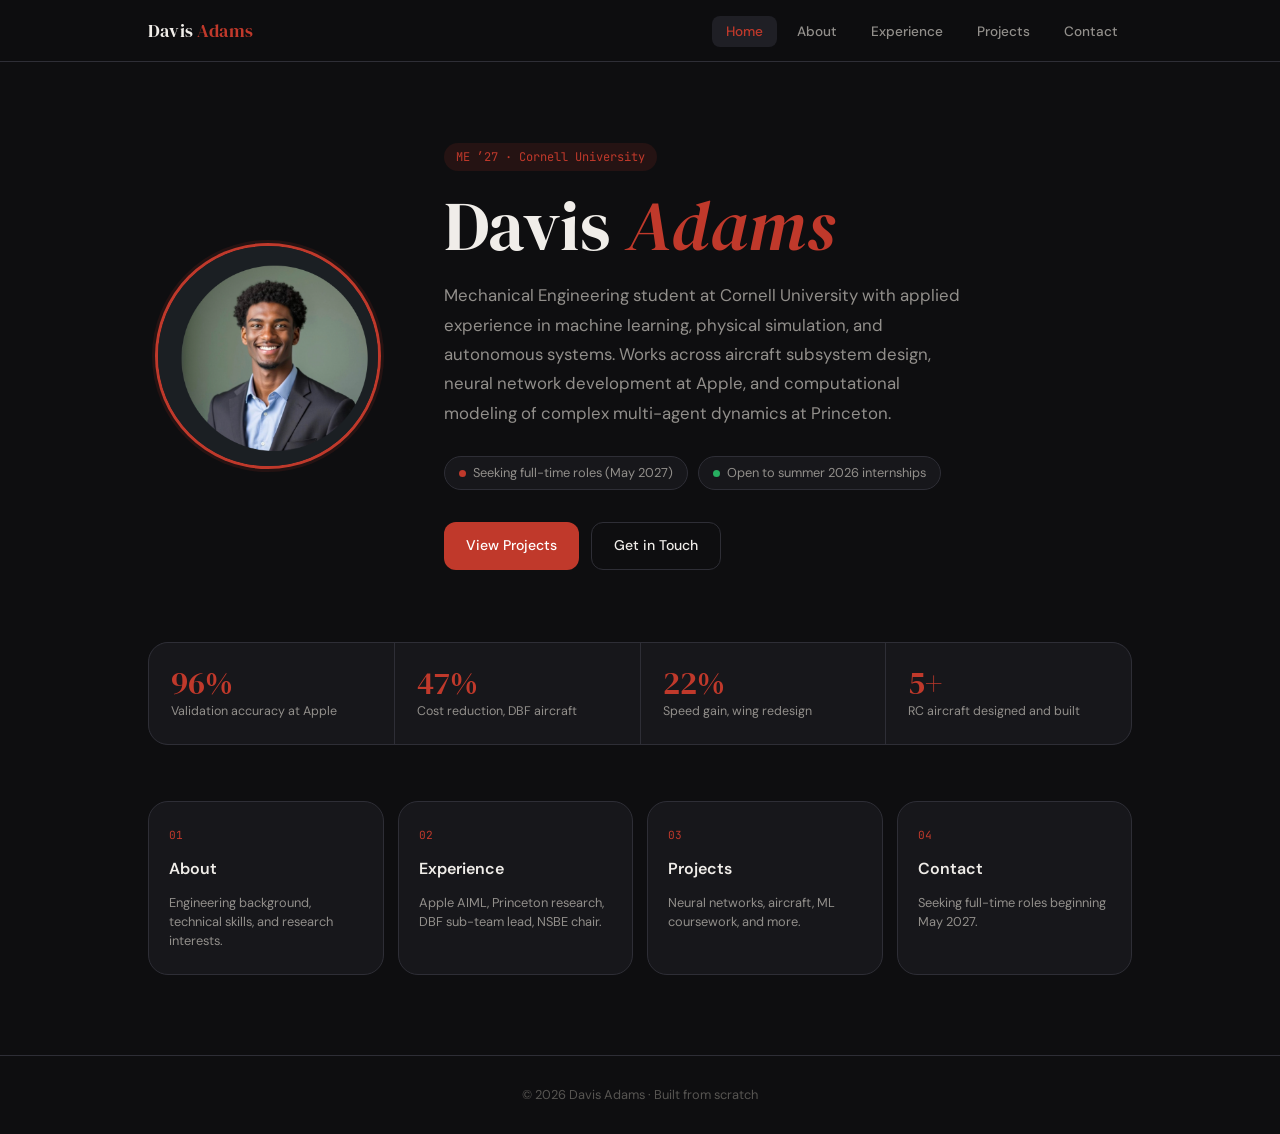
<file: index.html>
<!DOCTYPE html>
<html lang="en">
<head>
  <meta charset="UTF-8" />
  <meta name="viewport" content="width=device-width, initial-scale=1.0" />
  <title>Davis Adams</title>
  <link rel="stylesheet" href="style.css" />
</head>
<body>

  <!-- NAV -->
  <nav class="nav">
    <div class="wrap nav__inner">
      <a class="nav__logo" href="index.html">Davis <span>Adams</span></a>
      <ul class="nav__links" id="nav-links">
        <li><a href="index.html" class="active">Home</a></li>
        <li><a href="about.html">About</a></li>
        <li><a href="experience.html">Experience</a></li>
        <li><a href="projects.html">Projects</a></li>
        <li><a href="contact.html">Contact</a></li>
      </ul>
      <button class="nav__toggle" id="nav-toggle" aria-label="Toggle menu" aria-expanded="false">
        <span></span><span></span><span></span>
      </button>
    </div>
  </nav>

  <!-- HERO -->
  <section class="home-hero">
    <div class="wrap">
      <div class="home-hero__grid">

        <!-- Photo -->
        <div class="home-hero__photo">
          <div class="home-hero__img-wrap">
            <img src="profile.jpg" alt="Davis Adams" />
          </div>
        </div>

        <!-- Text -->
        <div class="home-hero__text">
          <span class="home-hero__label">ME &rsquo;27 &middot; Cornell University</span>
          <h1 class="home-hero__name">Davis <em>Adams</em></h1>
          <p class="home-hero__bio">
            Mechanical Engineering student at Cornell University with applied experience in
            machine learning, physical simulation, and autonomous systems. Works across
            aircraft subsystem design, neural network development at Apple, and computational
            modeling of complex multi-agent dynamics at Princeton.
          </p>

          <div class="home-hero__status">
            <span class="status-pill">
              <span class="status-dot status-dot--neutral"></span>
              Seeking full-time roles (May 2027)
            </span>
            <span class="status-pill">
              <span class="status-dot"></span>
              Open to summer 2026 internships
            </span>
          </div>

          <div class="home-hero__cta">
            <a href="projects.html" class="btn btn--fill">View Projects</a>
            <a href="contact.html" class="btn btn--outline">Get in Touch</a>
          </div>
        </div>

      </div>
    </div>
  </section>

  <!-- STATS STRIP -->
  <div class="wrap">
    <div class="stats-strip">
      <div class="stat-item">
        <span class="stat-num">96%</span>
        <span class="stat-label">Validation accuracy at Apple</span>
      </div>
      <div class="stat-item">
        <span class="stat-num">47%</span>
        <span class="stat-label">Cost reduction, DBF aircraft</span>
      </div>
      <div class="stat-item">
        <span class="stat-num">22%</span>
        <span class="stat-label">Speed gain, wing redesign</span>
      </div>
      <div class="stat-item">
        <span class="stat-num">5+</span>
        <span class="stat-label">RC aircraft designed and built</span>
      </div>
    </div>
  </div>

  <!-- NAV CARDS -->
  <section>
    <div class="wrap">
      <div class="home-nav-cards">
        <a class="nav-card" href="about.html">
          <span class="nav-card__num">01</span>
          <span class="nav-card__label">About</span>
          <span class="nav-card__desc">Engineering background, technical skills, and research interests.</span>
        </a>
        <a class="nav-card" href="experience.html">
          <span class="nav-card__num">02</span>
          <span class="nav-card__label">Experience</span>
          <span class="nav-card__desc">Apple AIML, Princeton research, DBF sub-team lead, NSBE chair.</span>
        </a>
        <a class="nav-card" href="projects.html">
          <span class="nav-card__num">03</span>
          <span class="nav-card__label">Projects</span>
          <span class="nav-card__desc">Neural networks, aircraft, ML coursework, and more.</span>
        </a>
        <a class="nav-card" href="contact.html">
          <span class="nav-card__num">04</span>
          <span class="nav-card__label">Contact</span>
          <span class="nav-card__desc">Seeking full-time roles beginning May 2027.</span>
        </a>
      </div>
    </div>
  </section>

  <!-- FOOTER -->
  <footer class="footer">
    <div class="wrap">
      &copy; 2026 Davis Adams &middot; Built from scratch
    </div>
  </footer>

  <script src="app.js"></script>
</body>
</html>
</file>
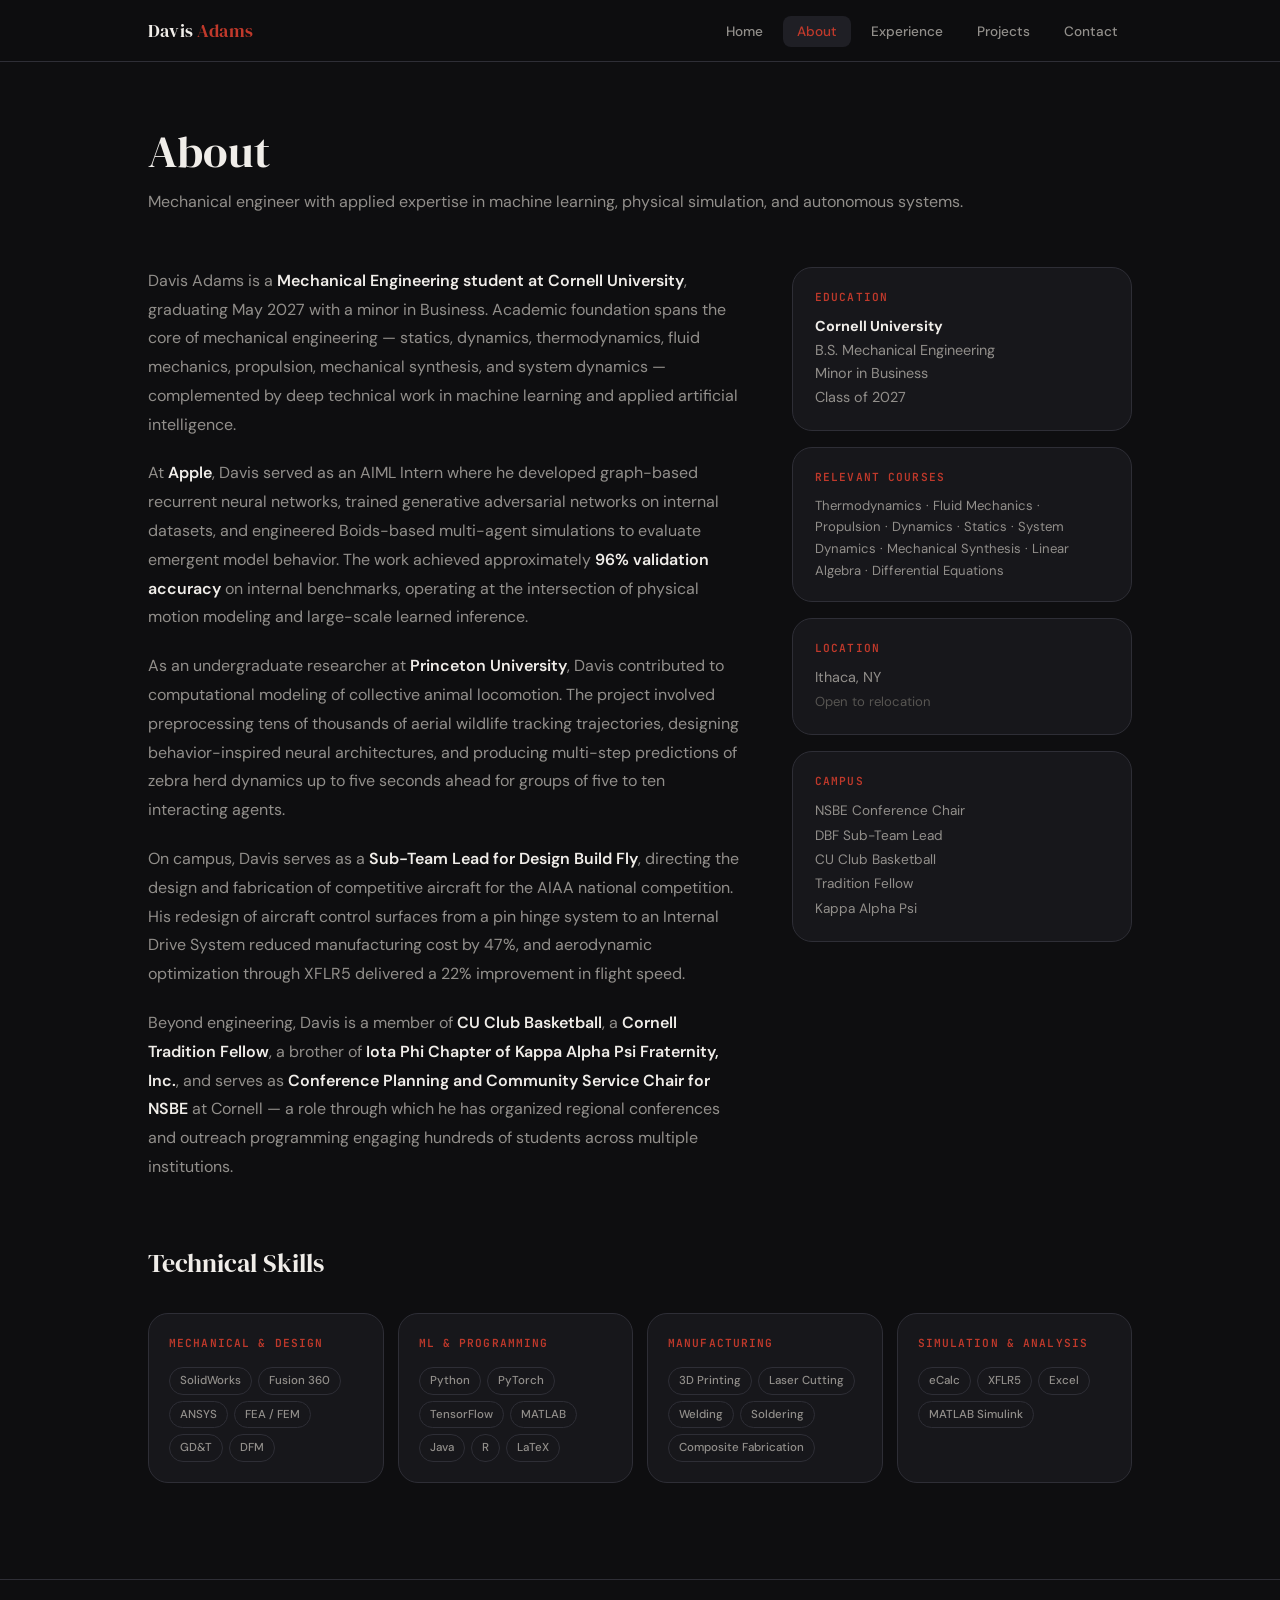
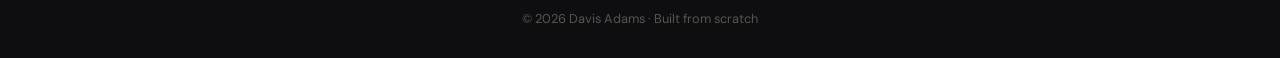
<file: about.html>
<!DOCTYPE html>
<html lang="en">
<head>
  <meta charset="UTF-8" />
  <meta name="viewport" content="width=device-width, initial-scale=1.0" />
  <title>About &mdash; Davis Adams</title>
  <link rel="stylesheet" href="style.css" />
</head>
<body>

  <!-- NAV -->
  <nav class="nav">
    <div class="wrap nav__inner">
      <a class="nav__logo" href="index.html">Davis <span>Adams</span></a>
      <ul class="nav__links" id="nav-links">
        <li><a href="index.html">Home</a></li>
        <li><a href="about.html" class="active">About</a></li>
        <li><a href="experience.html">Experience</a></li>
        <li><a href="projects.html">Projects</a></li>
        <li><a href="contact.html">Contact</a></li>
      </ul>
      <button class="nav__toggle" id="nav-toggle" aria-label="Toggle menu" aria-expanded="false">
        <span></span><span></span><span></span>
      </button>
    </div>
  </nav>

  <!-- PAGE -->
  <main class="page">
    <div class="wrap">

      <h1 class="page-title">About</h1>
      <p class="page-subtitle">Mechanical engineer with applied expertise in machine learning, physical simulation, and autonomous systems.</p>

      <div class="about-grid">

        <!-- Bio -->
        <div class="about-body">
          <p>
            Davis Adams is a <strong>Mechanical Engineering student at Cornell University</strong>, graduating
            May 2027 with a minor in Business. Academic foundation spans the core of mechanical
            engineering &mdash; statics, dynamics, thermodynamics, fluid mechanics, propulsion, mechanical
            synthesis, and system dynamics &mdash; complemented by deep technical work in machine learning
            and applied artificial intelligence.
          </p>
          <p>
            At <strong>Apple</strong>, Davis served as an AIML Intern where he developed graph-based recurrent
            neural networks, trained generative adversarial networks on internal datasets, and engineered
            Boids-based multi-agent simulations to evaluate emergent model behavior. The work achieved
            approximately <strong>96% validation accuracy</strong> on internal benchmarks, operating at the
            intersection of physical motion modeling and large-scale learned inference.
          </p>
          <p>
            As an undergraduate researcher at <strong>Princeton University</strong>, Davis contributed to
            computational modeling of collective animal locomotion. The project involved preprocessing
            tens of thousands of aerial wildlife tracking trajectories, designing behavior-inspired
            neural architectures, and producing multi-step predictions of zebra herd dynamics
            up to five seconds ahead for groups of five to ten interacting agents.
          </p>
          <p>
            On campus, Davis serves as a <strong>Sub-Team Lead for Design Build Fly</strong>, directing the
            design and fabrication of competitive aircraft for the AIAA national competition. His
            redesign of aircraft control surfaces from a pin hinge system to an Internal Drive System
            reduced manufacturing cost by 47%, and aerodynamic optimization through XFLR5
            delivered a 22% improvement in flight speed.
          </p>
          <p>
            Beyond engineering, Davis is a member of <strong>CU Club Basketball</strong>, a
            <strong>Cornell Tradition Fellow</strong>, a brother of <strong>Iota Phi Chapter of Kappa Alpha Psi
            Fraternity, Inc.</strong>, and serves as <strong>Conference Planning and Community Service Chair
            for NSBE</strong> at Cornell &mdash; a role through which he has organized regional conferences
            and outreach programming engaging hundreds of students across multiple institutions.
          </p>
        </div>

        <!-- Sidebar -->
        <aside class="about-sidebar">

          <div class="info-card">
            <p class="info-card__label">Education</p>
            <div class="info-card__body">
              <strong>Cornell University</strong><br>
              B.S. Mechanical Engineering<br>
              Minor in Business<br>
              Class of 2027
            </div>
          </div>

          <div class="info-card">
            <p class="info-card__label">Relevant Courses</p>
            <div class="info-card__body" style="font-size:0.82rem;">
              Thermodynamics &middot; Fluid Mechanics &middot; Propulsion &middot; Dynamics &middot; Statics &middot; System Dynamics &middot; Mechanical Synthesis &middot; Linear Algebra &middot; Differential Equations
            </div>
          </div>

          <div class="info-card">
            <p class="info-card__label">Location</p>
            <div class="info-card__body">
              Ithaca, NY<br>
              <span style="color: var(--text-3); font-size: 0.82rem;">Open to relocation</span>
            </div>
          </div>

          <div class="info-card">
            <p class="info-card__label">Campus</p>
            <div class="info-card__body" style="font-size:0.85rem; line-height:1.8;">
              NSBE Conference Chair<br>
              DBF Sub-Team Lead<br>
              CU Club Basketball<br>
              Tradition Fellow<br>
              Kappa Alpha Psi
            </div>
          </div>

        </aside>
      </div>

      <!-- Skills -->
      <div class="skills-section">
        <h2>Technical Skills</h2>
        <div class="skills-grid">

          <div class="skill-group">
            <p class="skill-group__title">Mechanical &amp; Design</p>
            <div class="skill-group__items">
              <span class="tag">SolidWorks</span>
              <span class="tag">Fusion 360</span>
              <span class="tag">ANSYS</span>
              <span class="tag">FEA / FEM</span>
              <span class="tag">GD&amp;T</span>
              <span class="tag">DFM</span>
            </div>
          </div>

          <div class="skill-group">
            <p class="skill-group__title">ML &amp; Programming</p>
            <div class="skill-group__items">
              <span class="tag">Python</span>
              <span class="tag">PyTorch</span>
              <span class="tag">TensorFlow</span>
              <span class="tag">MATLAB</span>
              <span class="tag">Java</span>
              <span class="tag">R</span>
              <span class="tag">LaTeX</span>
            </div>
          </div>

          <div class="skill-group">
            <p class="skill-group__title">Manufacturing</p>
            <div class="skill-group__items">
              <span class="tag">3D Printing</span>
              <span class="tag">Laser Cutting</span>
              <span class="tag">Welding</span>
              <span class="tag">Soldering</span>
              <span class="tag">Composite Fabrication</span>
            </div>
          </div>

          <div class="skill-group">
            <p class="skill-group__title">Simulation &amp; Analysis</p>
            <div class="skill-group__items">
              <span class="tag">eCalc</span>
              <span class="tag">XFLR5</span>
              <span class="tag">Excel</span>
              <span class="tag">MATLAB Simulink</span>
            </div>
          </div>

        </div>
      </div>

    </div>
  </main>

  <!-- FOOTER -->
  <footer class="footer">
    <div class="wrap">
      &copy; 2026 Davis Adams &middot; Built from scratch
    </div>
  </footer>

  <script src="app.js"></script>
</body>
</html>
</file>
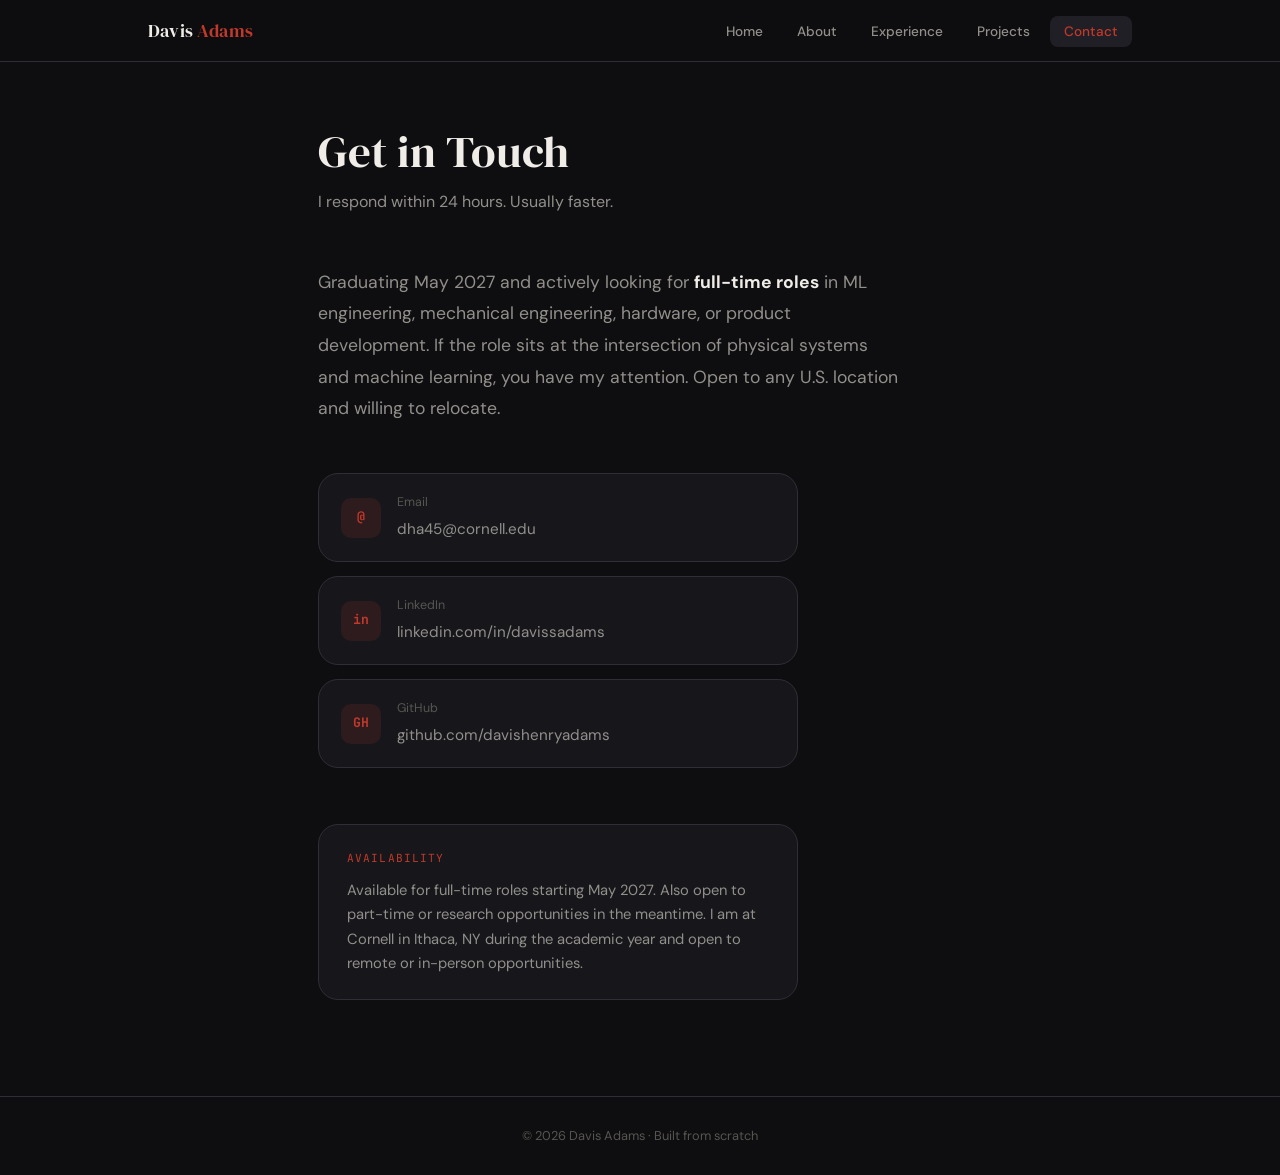
<file: contact.html>
<!DOCTYPE html>
<html lang="en">
<head>
  <meta charset="UTF-8" />
  <meta name="viewport" content="width=device-width, initial-scale=1.0" />
  <title>Contact &mdash; Davis Adams</title>
  <link rel="stylesheet" href="style.css" />
</head>
<body>

  <!-- NAV -->
  <nav class="nav">
    <div class="wrap nav__inner">
      <a class="nav__logo" href="index.html">Davis <span>Adams</span></a>
      <ul class="nav__links" id="nav-links">
        <li><a href="index.html">Home</a></li>
        <li><a href="about.html">About</a></li>
        <li><a href="experience.html">Experience</a></li>
        <li><a href="projects.html">Projects</a></li>
        <li><a href="contact.html" class="active">Contact</a></li>
      </ul>
      <button class="nav__toggle" id="nav-toggle" aria-label="Toggle menu" aria-expanded="false">
        <span></span><span></span><span></span>
      </button>
    </div>
  </nav>

  <!-- PAGE -->
  <main class="page">
    <div class="wrap wrap--narrow">

      <h1 class="page-title">Get in Touch</h1>
      <p class="page-subtitle">I respond within 24 hours. Usually faster.</p>

      <p class="contact-intro">
        Graduating May 2027 and actively looking for <strong style="color:var(--text);">full-time roles</strong> in
        ML engineering, mechanical engineering, hardware, or product development. If the role
        sits at the intersection of physical systems and machine learning, you have my attention.
        Open to any U.S. location and willing to relocate.
      </p>

      <div class="contact-links">

        <a class="contact-link" href="mailto:dha45@cornell.edu">
          <span class="contact-link__icon">@</span>
          <div>
            <p style="font-size:0.78rem; color:var(--text-3); margin-bottom:2px;">Email</p>
            <span class="contact-link__label">dha45@cornell.edu</span>
          </div>
        </a>

        <a class="contact-link" href="https://linkedin.com/in/davissadams" target="_blank" rel="noopener">
          <span class="contact-link__icon">in</span>
          <div>
            <p style="font-size:0.78rem; color:var(--text-3); margin-bottom:2px;">LinkedIn</p>
            <span class="contact-link__label">linkedin.com/in/davissadams</span>
          </div>
        </a>

        <a class="contact-link" href="https://github.com/davishenryadams" target="_blank" rel="noopener">
          <span class="contact-link__icon" style="font-size:0.82rem; font-weight:700;">GH</span>
          <div>
            <p style="font-size:0.78rem; color:var(--text-3); margin-bottom:2px;">GitHub</p>
            <span class="contact-link__label">github.com/davishenryadams</span>
          </div>
        </a>

      </div>

      <div class="contact-availability">
        <p class="contact-availability__title">Availability</p>
        <p class="contact-availability__body">
          Available for full-time roles starting May 2027. Also open to part-time or
          research opportunities in the meantime. I am at Cornell in Ithaca, NY during the
          academic year and open to remote or in-person opportunities.
        </p>
      </div>

    </div>
  </main>

  <!-- FOOTER -->
  <footer class="footer">
    <div class="wrap">
      &copy; 2026 Davis Adams &middot; Built from scratch
    </div>
  </footer>

  <script src="app.js"></script>
</body>
</html>
</file>
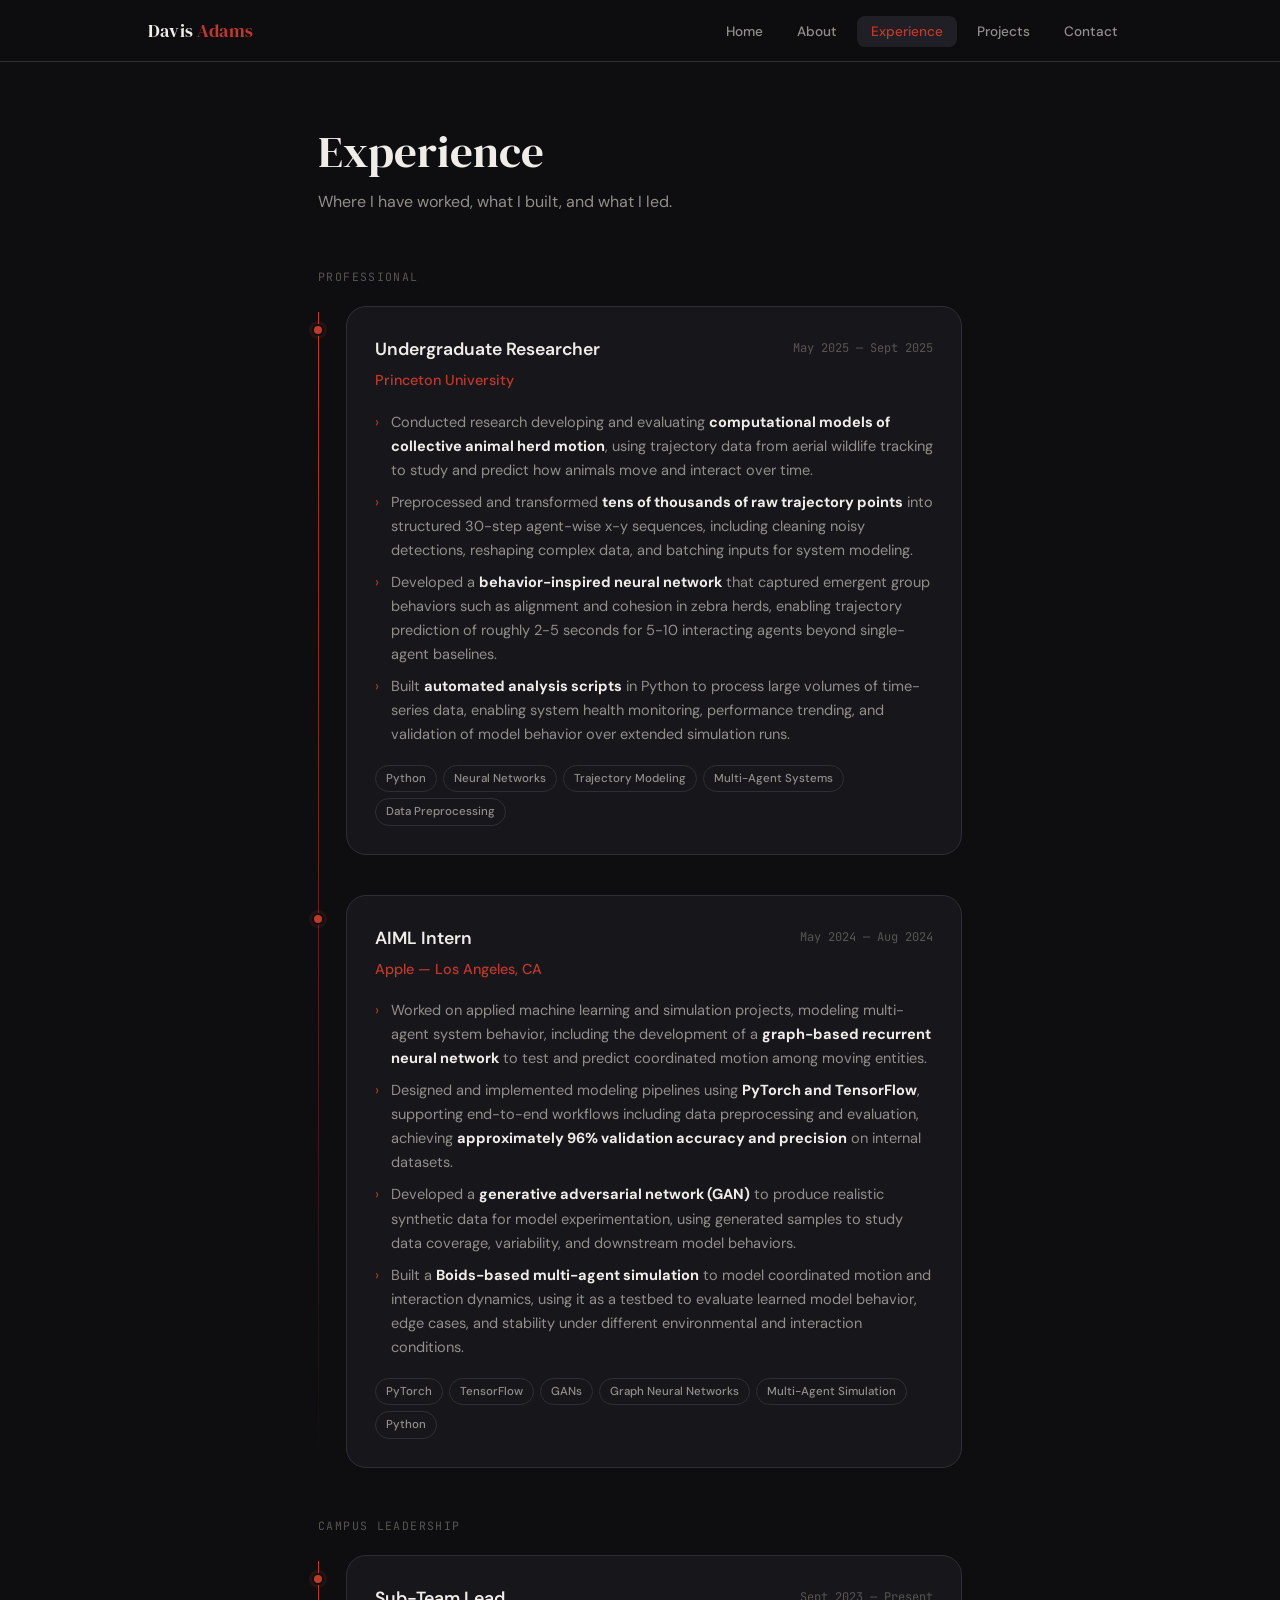
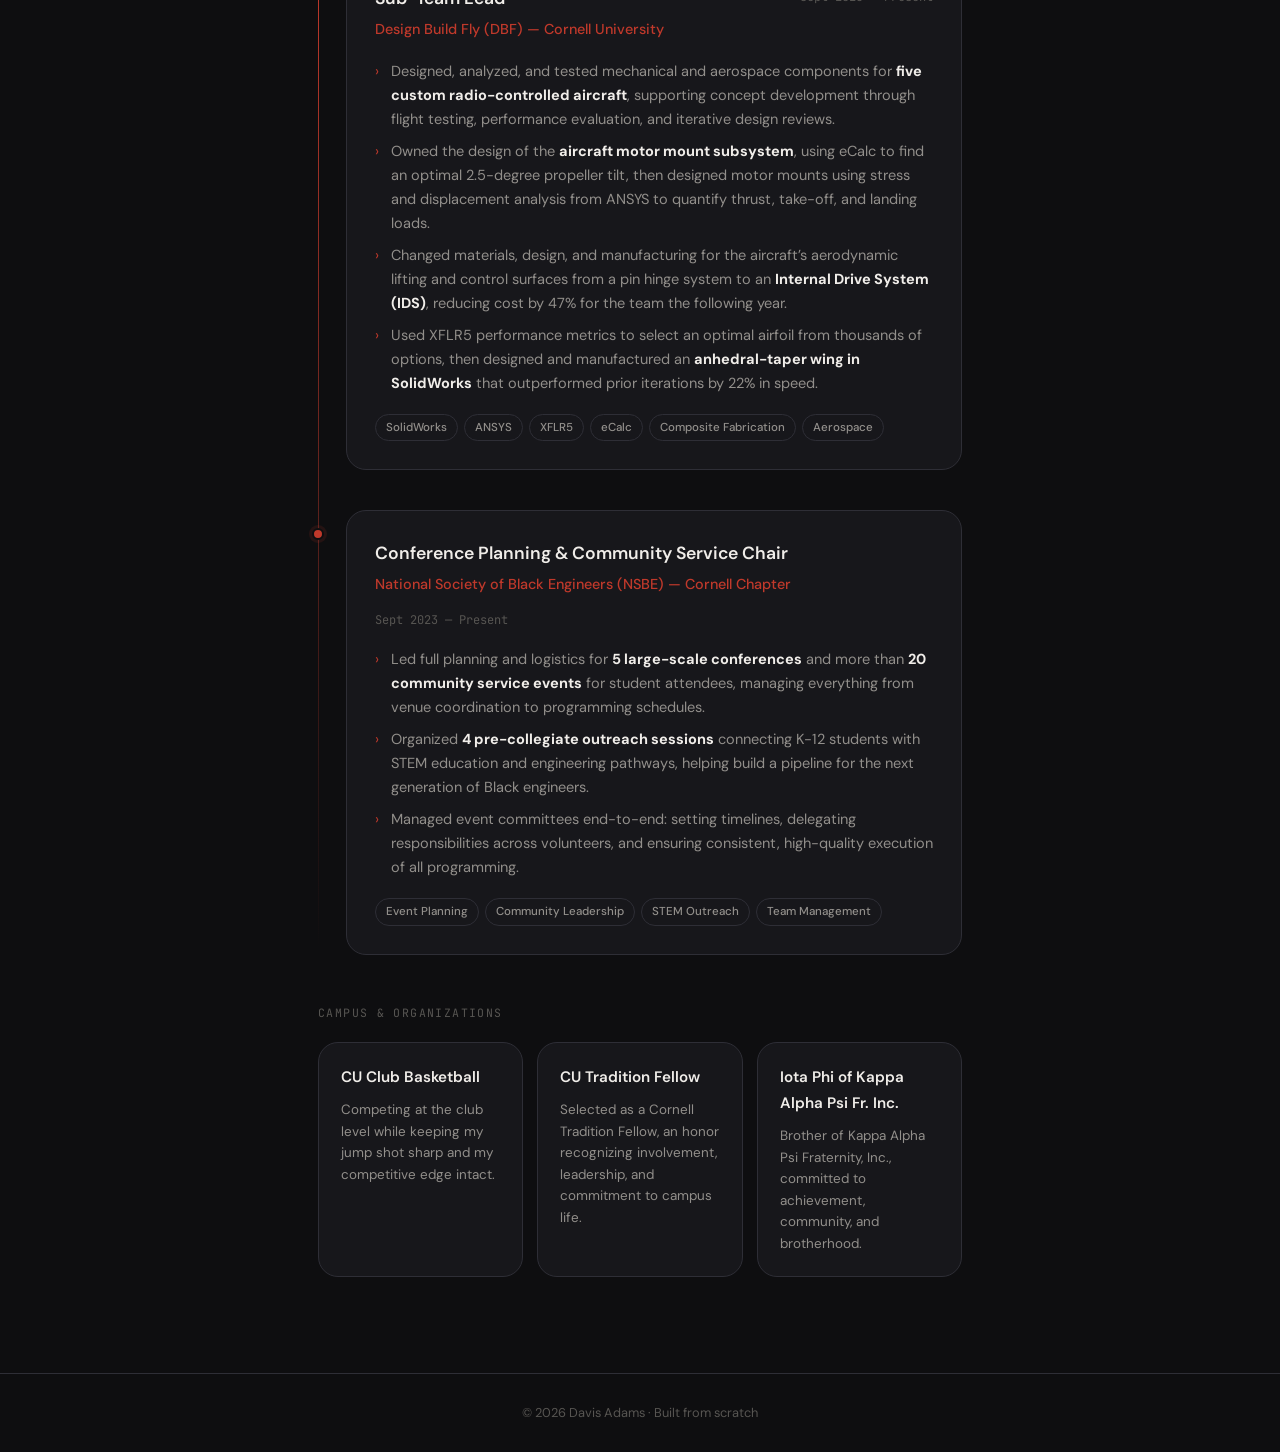
<file: experience.html>
<!DOCTYPE html>
<html lang="en">
<head>
  <meta charset="UTF-8" />
  <meta name="viewport" content="width=device-width, initial-scale=1.0" />
  <title>Experience &mdash; Davis Adams</title>
  <link rel="stylesheet" href="style.css" />
</head>
<body>

  <!-- NAV -->
  <nav class="nav">
    <div class="wrap nav__inner">
      <a class="nav__logo" href="index.html">Davis <span>Adams</span></a>
      <ul class="nav__links" id="nav-links">
        <li><a href="index.html">Home</a></li>
        <li><a href="about.html">About</a></li>
        <li><a href="experience.html" class="active">Experience</a></li>
        <li><a href="projects.html">Projects</a></li>
        <li><a href="contact.html">Contact</a></li>
      </ul>
      <button class="nav__toggle" id="nav-toggle" aria-label="Toggle menu" aria-expanded="false">
        <span></span><span></span><span></span>
      </button>
    </div>
  </nav>

  <!-- PAGE -->
  <main class="page">
    <div class="wrap wrap--narrow">

      <h1 class="page-title">Experience</h1>
      <p class="page-subtitle">Where I have worked, what I built, and what I led.</p>

      <!-- PROFESSIONAL -->
      <p class="projects-section-label">Professional</p>
      <div class="timeline">

        <!-- Princeton -->
        <div class="tl-item">
          <span class="tl-dot"></span>
          <div class="tl-card">
            <div class="tl-header">
              <div>
                <p class="tl-role">Undergraduate Researcher</p>
                <p class="tl-org">Princeton University</p>
              </div>
              <span class="tl-date">May 2025 &mdash; Sept 2025</span>
            </div>
            <ul class="tl-bullets">
              <li>Conducted research developing and evaluating <strong>computational models of collective animal herd motion</strong>, using trajectory data from aerial wildlife tracking to study and predict how animals move and interact over time.</li>
              <li>Preprocessed and transformed <strong>tens of thousands of raw trajectory points</strong> into structured 30-step agent-wise x-y sequences, including cleaning noisy detections, reshaping complex data, and batching inputs for system modeling.</li>
              <li>Developed a <strong>behavior-inspired neural network</strong> that captured emergent group behaviors such as alignment and cohesion in zebra herds, enabling trajectory prediction of roughly 2-5 seconds for 5-10 interacting agents beyond single-agent baselines.</li>
              <li>Built <strong>automated analysis scripts</strong> in Python to process large volumes of time-series data, enabling system health monitoring, performance trending, and validation of model behavior over extended simulation runs.</li>
            </ul>
            <div class="tl-tags">
              <span class="tag">Python</span>
              <span class="tag">Neural Networks</span>
              <span class="tag">Trajectory Modeling</span>
              <span class="tag">Multi-Agent Systems</span>
              <span class="tag">Data Preprocessing</span>
            </div>
          </div>
        </div>

        <!-- Apple -->
        <div class="tl-item">
          <span class="tl-dot"></span>
          <div class="tl-card">
            <div class="tl-header">
              <div>
                <p class="tl-role">AIML Intern</p>
                <p class="tl-org">Apple &mdash; Los Angeles, CA</p>
              </div>
              <span class="tl-date">May 2024 &mdash; Aug 2024</span>
            </div>
            <ul class="tl-bullets">
              <li>Worked on applied machine learning and simulation projects, modeling multi-agent system behavior, including the development of a <strong>graph-based recurrent neural network</strong> to test and predict coordinated motion among moving entities.</li>
              <li>Designed and implemented modeling pipelines using <strong>PyTorch and TensorFlow</strong>, supporting end-to-end workflows including data preprocessing and evaluation, achieving <strong>approximately 96% validation accuracy and precision</strong> on internal datasets.</li>
              <li>Developed a <strong>generative adversarial network (GAN)</strong> to produce realistic synthetic data for model experimentation, using generated samples to study data coverage, variability, and downstream model behaviors.</li>
              <li>Built a <strong>Boids-based multi-agent simulation</strong> to model coordinated motion and interaction dynamics, using it as a testbed to evaluate learned model behavior, edge cases, and stability under different environmental and interaction conditions.</li>
            </ul>
            <div class="tl-tags">
              <span class="tag">PyTorch</span>
              <span class="tag">TensorFlow</span>
              <span class="tag">GANs</span>
              <span class="tag">Graph Neural Networks</span>
              <span class="tag">Multi-Agent Simulation</span>
              <span class="tag">Python</span>
            </div>
          </div>
        </div>

      </div>

      <!-- CAMPUS LEADERSHIP -->
      <p class="projects-section-label" style="margin-top:48px;">Campus Leadership</p>
      <div class="timeline">

        <!-- DBF -->
        <div class="tl-item">
          <span class="tl-dot"></span>
          <div class="tl-card">
            <div class="tl-header">
              <div>
                <p class="tl-role">Sub-Team Lead</p>
                <p class="tl-org">Design Build Fly (DBF) &mdash; Cornell University</p>
              </div>
              <span class="tl-date">Sept 2023 &mdash; Present</span>
            </div>
            <ul class="tl-bullets">
              <li>Designed, analyzed, and tested mechanical and aerospace components for <strong>five custom radio-controlled aircraft</strong>, supporting concept development through flight testing, performance evaluation, and iterative design reviews.</li>
              <li>Owned the design of the <strong>aircraft motor mount subsystem</strong>, using eCalc to find an optimal 2.5-degree propeller tilt, then designed motor mounts using stress and displacement analysis from ANSYS to quantify thrust, take-off, and landing loads.</li>
              <li>Changed materials, design, and manufacturing for the aircraft&rsquo;s aerodynamic lifting and control surfaces from a pin hinge system to an <strong>Internal Drive System (IDS)</strong>, reducing cost by 47% for the team the following year.</li>
              <li>Used XFLR5 performance metrics to select an optimal airfoil from thousands of options, then designed and manufactured an <strong>anhedral-taper wing in SolidWorks</strong> that outperformed prior iterations by 22% in speed.</li>
            </ul>
            <div class="tl-tags">
              <span class="tag">SolidWorks</span>
              <span class="tag">ANSYS</span>
              <span class="tag">XFLR5</span>
              <span class="tag">eCalc</span>
              <span class="tag">Composite Fabrication</span>
              <span class="tag">Aerospace</span>
            </div>
          </div>
        </div>

        <!-- NSBE -->
        <div class="tl-item">
          <span class="tl-dot"></span>
          <div class="tl-card">
            <div class="tl-header">
              <div>
                <p class="tl-role">Conference Planning &amp; Community Service Chair</p>
                <p class="tl-org">National Society of Black Engineers (NSBE) &mdash; Cornell Chapter</p>
              </div>
              <span class="tl-date">Sept 2023 &mdash; Present</span>
            </div>
            <ul class="tl-bullets">
              <li>Led full planning and logistics for <strong>5 large-scale conferences</strong> and more than <strong>20 community service events</strong> for student attendees, managing everything from venue coordination to programming schedules.</li>
              <li>Organized <strong>4 pre-collegiate outreach sessions</strong> connecting K-12 students with STEM education and engineering pathways, helping build a pipeline for the next generation of Black engineers.</li>
              <li>Managed event committees end-to-end: setting timelines, delegating responsibilities across volunteers, and ensuring consistent, high-quality execution of all programming.</li>
            </ul>
            <div class="tl-tags">
              <span class="tag">Event Planning</span>
              <span class="tag">Community Leadership</span>
              <span class="tag">STEM Outreach</span>
              <span class="tag">Team Management</span>
            </div>
          </div>
        </div>

      </div>

      <!-- CAMPUS INVOLVEMENT -->
      <p class="projects-section-label" style="margin-top:48px;">Campus &amp; Organizations</p>
      <div class="clubs-grid">

        <div class="club-card">
          <p class="club-card__title">CU Club Basketball</p>
          <p class="club-card__body">Competing at the club level while keeping my jump shot sharp and my competitive edge intact.</p>
        </div>

        <div class="club-card">
          <p class="club-card__title">CU Tradition Fellow</p>
          <p class="club-card__body">Selected as a Cornell Tradition Fellow, an honor recognizing involvement, leadership, and commitment to campus life.</p>
        </div>

        <div class="club-card">
          <p class="club-card__title">Iota Phi of Kappa Alpha Psi Fr. Inc.</p>
          <p class="club-card__body">Brother of Kappa Alpha Psi Fraternity, Inc., committed to achievement, community, and brotherhood.</p>
        </div>

      </div>

    </div>
  </main>

  <!-- FOOTER -->
  <footer class="footer">
    <div class="wrap">
      &copy; 2026 Davis Adams &middot; Built from scratch
    </div>
  </footer>

  <script src="app.js"></script>
</body>
</html>
</file>
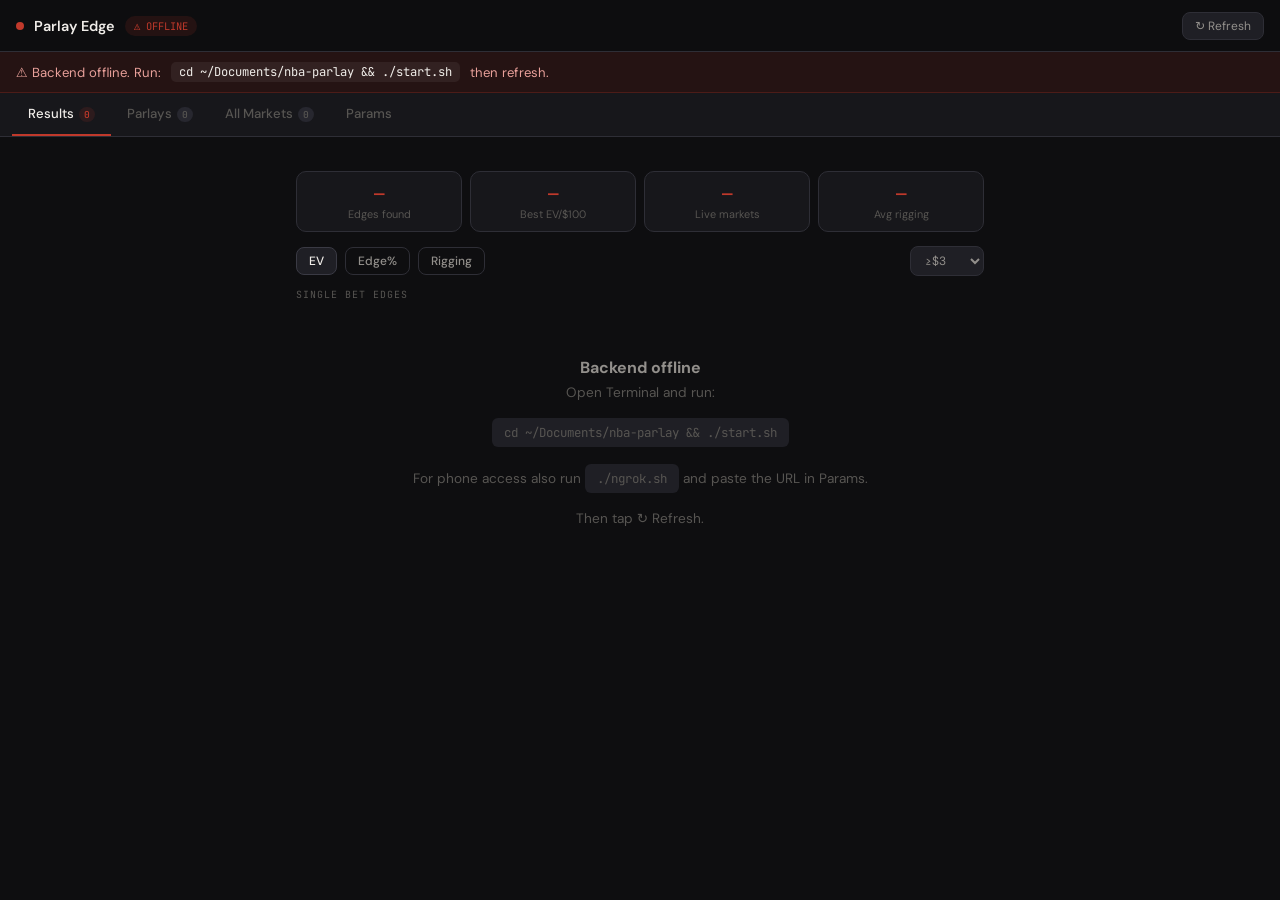
<file: parlay.html>
<!DOCTYPE html>
<html lang="en">
<head>
  <meta charset="UTF-8" />
  <meta name="viewport" content="width=device-width, initial-scale=1.0, maximum-scale=1.0" />
  <title>Parlay Edge Finder</title>
  <link rel="preconnect" href="https://fonts.googleapis.com" />
  <link href="https://fonts.googleapis.com/css2?family=DM+Sans:wght@300;400;500;600&family=JetBrains+Mono:wght@400;500&display=swap" rel="stylesheet" />
  <style>
    :root {
      --bg:#0e0e10;--surface:#17171b;--surface-2:#1f1f25;--surface-3:#27272f;
      --border:#2e2e36;--border-2:#3a3a44;
      --accent:#c0392b;--accent-soft:rgba(192,57,43,0.13);
      --green:#27ae60;--green-soft:rgba(39,174,96,0.13);
      --amber:#e67e22;--amber-soft:rgba(230,126,34,0.13);
      --blue:#2980b9;--blue-soft:rgba(41,128,185,0.13);
      --purple:#8e44ad;--purple-soft:rgba(142,68,173,0.13);
      --text:#f0ede9;--text-2:#928f8b;--text-3:#575552;
      --mono:'JetBrains Mono',monospace;--sans:'DM Sans',system-ui,sans-serif;
      --r:10px;--r-lg:16px;--ease:0.18s ease;
    }
    *,*::before,*::after{box-sizing:border-box;margin:0;padding:0}
    body{background:var(--bg);color:var(--text);font-family:var(--sans);min-height:100vh;-webkit-font-smoothing:antialiased}
    .nav{position:sticky;top:0;z-index:60;background:rgba(14,14,16,0.95);backdrop-filter:blur(14px);border-bottom:1px solid var(--border);padding:0 16px;height:52px;display:flex;align-items:center;justify-content:space-between}
    .nav-left{display:flex;align-items:center;gap:10px}
    .nav-dot{width:8px;height:8px;border-radius:50%;background:var(--accent)}
    .nav-dot.live{background:var(--green);animation:pulse 2s infinite}
    .nav-title{font-size:.9rem;font-weight:600}
    .nav-badge{font-family:var(--mono);font-size:.65rem;padding:3px 9px;border-radius:20px;background:var(--surface-2);color:var(--text-2)}
    .nav-badge.live{background:var(--green-soft);color:var(--green)}
    .nav-badge.offline{background:var(--accent-soft);color:var(--accent)}
    .nav-right{display:flex;align-items:center;gap:8px}
    .btn-sm{background:var(--surface-2);border:1px solid var(--border);color:var(--text-2);font-size:.75rem;padding:5px 12px;border-radius:8px;cursor:pointer;font-family:var(--sans);transition:all var(--ease)}
    .btn-sm:hover{color:var(--text);border-color:var(--border-2)}
    @keyframes pulse{0%,100%{opacity:1}50%{opacity:.35}}
    @keyframes spin{to{transform:rotate(360deg)}}
    #backend-banner{background:var(--accent-soft);border-bottom:1px solid rgba(192,57,43,.25);padding:10px 16px;font-size:.82rem;color:#e8a09a;display:none;align-items:center;gap:10px;flex-wrap:wrap}
    #backend-banner.show{display:flex}
    #backend-banner code{font-family:var(--mono);font-size:.76rem;background:rgba(255,255,255,.06);padding:2px 8px;border-radius:5px;color:#f0ede9}
    .tabs{background:var(--surface);border-bottom:1px solid var(--border);padding:0 12px;position:sticky;top:52px;z-index:50;display:flex;gap:0;overflow-x:auto;scrollbar-width:none}
    .tabs::-webkit-scrollbar{display:none}
    .tab{padding:12px 16px;font-size:.82rem;font-weight:500;color:var(--text-3);cursor:pointer;border:none;background:none;border-bottom:2px solid transparent;white-space:nowrap;transition:all var(--ease);font-family:var(--sans);flex-shrink:0}
    .tab:hover{color:var(--text-2)}
    .tab.active{color:var(--text);border-bottom-color:var(--accent)}
    .tab-cnt{display:inline-block;margin-left:5px;font-family:var(--mono);font-size:.6rem;background:var(--surface-3);color:var(--text-3);padding:1px 5px;border-radius:8px;vertical-align:middle}
    .tab.active .tab-cnt{background:var(--accent-soft);color:var(--accent)}
    .cat-pills{padding:10px 16px;display:flex;gap:6px;overflow-x:auto;scrollbar-width:none}
    .cat-pills::-webkit-scrollbar{display:none}
    .pill{padding:5px 12px;font-size:.75rem;font-weight:500;border-radius:20px;border:1px solid var(--border);background:none;color:var(--text-2);cursor:pointer;white-space:nowrap;font-family:var(--sans);transition:all var(--ease);flex-shrink:0}
    .pill:hover{border-color:var(--border-2);color:var(--text)}
    .pill.active{background:var(--accent-soft);border-color:var(--accent);color:var(--accent)}
    .panel{display:none}
    .panel.active{display:block}
    .wrap{padding:14px 16px;max-width:720px;margin:0 auto}
    .stats-strip{display:grid;grid-template-columns:repeat(4,1fr);gap:8px;margin-bottom:14px}
    .stat-box{background:var(--surface);border:1px solid var(--border);border-radius:var(--r);padding:10px 12px;text-align:center}
    .stat-num{font-family:var(--mono);font-size:1.1rem;font-weight:500;color:var(--accent)}
    .stat-lbl{font-size:.68rem;color:var(--text-3);margin-top:2px}
    .controls{display:flex;gap:8px;margin-bottom:12px;flex-wrap:wrap;align-items:center}
    .sort-btn{padding:5px 12px;font-size:.75rem;font-weight:500;border-radius:8px;border:1px solid var(--border);background:none;color:var(--text-2);cursor:pointer;font-family:var(--sans);transition:all var(--ease)}
    .sort-btn.active{background:var(--surface-2);border-color:var(--border-2);color:var(--text)}
    .filter-sel{padding:5px 10px;font-size:.75rem;border-radius:8px;border:1px solid var(--border);background:var(--surface-2);color:var(--text-2);font-family:var(--sans);cursor:pointer;outline:none;margin-left:auto}
    .sec{font-family:var(--mono);font-size:.62rem;color:var(--text-3);text-transform:uppercase;letter-spacing:.1em;margin:12px 0 8px}
    /* Signal card */
    .sc{background:var(--surface);border:1px solid var(--border);border-radius:var(--r-lg);margin-bottom:10px;overflow:hidden;transition:border-color var(--ease)}
    .sc:hover{border-color:var(--border-2)}
    .sc.yes{border-left:3px solid var(--green)}
    .sc.no{border-left:3px solid var(--amber)}
    .sc-head{padding:12px 14px;cursor:pointer;display:flex;flex-direction:column;gap:6px}
    .sc-r1{display:flex;align-items:flex-start;justify-content:space-between;gap:8px}
    .sc-title{font-size:.88rem;font-weight:500;line-height:1.4;flex:1}
    .cat-tag{font-family:var(--mono);font-size:.6rem;padding:2px 7px;border-radius:6px;white-space:nowrap;background:var(--surface-3);color:var(--text-3);flex-shrink:0}
    .cat-tag.sports{background:var(--blue-soft);color:var(--blue)}
    .cat-tag.politics{background:var(--purple-soft);color:var(--purple)}
    .cat-tag.finance{background:var(--amber-soft);color:var(--amber)}
    .sc-r2{display:flex;align-items:center;gap:8px;flex-wrap:wrap}
    .side-b{font-family:var(--mono);font-size:.68rem;font-weight:600;padding:3px 10px;border-radius:6px;letter-spacing:.04em}
    .side-b.YES{background:var(--green-soft);color:var(--green)}
    .side-b.NO{background:var(--amber-soft);color:var(--amber)}
    .ev-b{font-family:var(--mono);font-size:.72rem;font-weight:600;padding:3px 10px;border-radius:6px;background:var(--surface-3);color:var(--text)}
    .ev-b.pos{background:rgba(39,174,96,.2);color:var(--green)}
    .conf-b{font-family:var(--mono);font-size:.62rem;padding:2px 8px;border-radius:5px}
    .conf-b.HIGH{background:rgba(39,174,96,.18);color:var(--green)}
    .conf-b.MED{background:rgba(230,126,34,.18);color:var(--amber)}
    .conf-b.LOW{background:var(--surface-3);color:var(--text-3)}
    .rig-b{font-family:var(--mono);font-size:.62rem;padding:2px 8px;border-radius:5px;margin-left:auto}
    .rig-b.green{background:var(--green-soft);color:var(--green)}
    .rig-b.amber{background:var(--amber-soft);color:var(--amber)}
    .rig-b.red{background:var(--accent-soft);color:var(--accent)}
    .ebar{display:flex;align-items:center;gap:8px}
    .ebar-bg{flex:1;height:4px;background:var(--surface-3);border-radius:2px}
    .ebar-fill{height:100%;border-radius:2px;background:var(--green);transition:width .4s}
    .ebar-fill.no{background:var(--amber)}
    .ebar-lbl{font-family:var(--mono);font-size:.65rem;color:var(--text-3);white-space:nowrap}
    /* Expanded body */
    .sc-body{display:none;padding:0 14px 14px;border-top:1px solid var(--border)}
    .sc.open .sc-body{display:block}
    .prices{display:flex;gap:8px;margin-top:12px}
    .pb{flex:1;border-radius:8px;padding:10px 12px;border:1px solid var(--border);text-align:center}
    .pb.YES{border-color:rgba(39,174,96,.3);background:rgba(39,174,96,.05)}
    .pb.NO{border-color:rgba(230,126,34,.3);background:rgba(230,126,34,.05)}
    .pb.best{border-width:2px}
    .pb-side{font-size:.7rem;font-weight:600;letter-spacing:.08em;margin-bottom:4px}
    .pb.YES .pb-side{color:var(--green)}
    .pb.NO .pb-side{color:var(--amber)}
    .pb-val{font-family:var(--mono);font-size:1.1rem;font-weight:600}
    .pb-ev{font-size:.7rem;color:var(--text-2);margin-top:2px}
    .pb-cta{margin-top:8px;padding:5px 0;width:100%;font-size:.72rem;font-weight:600;border-radius:6px;border:none;cursor:pointer;font-family:var(--sans);transition:opacity var(--ease)}
    .pb.YES .pb-cta{background:var(--green-soft);color:var(--green)}
    .pb.NO .pb-cta{background:var(--amber-soft);color:var(--amber)}
    .pb-cta:hover{opacity:.7}
    .rig-detail{margin-top:12px;padding:10px 12px;background:var(--surface-2);border-radius:8px;font-size:.78rem;color:var(--text-2)}
    .rig-title{font-weight:600;color:var(--text);margin-bottom:6px;display:flex;align-items:center;gap:6px}
    .rig-row{display:flex;justify-content:space-between;margin-bottom:3px;font-size:.75rem}
    /* Sentiment */
    .sent{margin-top:10px;border-radius:8px;overflow:hidden}
    .sent-hd{background:var(--surface-3);padding:8px 12px;font-size:.75rem;font-weight:600;color:var(--text-2);display:flex;justify-content:space-between;align-items:center}
    .sent-bd{padding:10px 12px;background:var(--surface-2)}
    .sent-comp{font-family:var(--mono);font-size:1rem;font-weight:600;margin-bottom:6px}
    .sent-row{display:flex;justify-content:space-between;font-size:.72rem;padding:4px 0;border-bottom:1px solid var(--border)}
    .sent-row:last-child{border:none}
    .sent-hl{margin-top:8px;font-size:.71rem;color:var(--text-2);line-height:1.6}
    .load-btn{width:100%;margin-top:10px;padding:7px;font-size:.75rem;font-weight:500;background:var(--surface-3);color:var(--text-2);border:1px solid var(--border);border-radius:7px;cursor:pointer;font-family:var(--sans);transition:all var(--ease)}
    .load-btn:hover{color:var(--text);border-color:var(--border-2)}
    /* Parlay */
    .pc{background:var(--surface);border:1px solid var(--border);border-radius:var(--r-lg);margin-bottom:10px;padding:14px}
    .pc-hd{display:flex;justify-content:space-between;align-items:center;margin-bottom:10px}
    .pc-title{font-size:.82rem;font-weight:600}
    .pc-ev{font-family:var(--mono);font-size:.88rem;font-weight:600;color:var(--green)}
    .leg{display:flex;align-items:center;gap:8px;padding:6px 0;border-top:1px solid var(--border);font-size:.78rem}
    .leg-s{font-family:var(--mono);font-size:.65rem;font-weight:600;padding:2px 7px;border-radius:5px;flex-shrink:0}
    .leg-s.YES{background:var(--green-soft);color:var(--green)}
    .leg-s.NO{background:var(--amber-soft);color:var(--amber)}
    .leg-t{flex:1;color:var(--text-2);line-height:1.3}
    .leg-p{font-family:var(--mono);font-size:.72rem;color:var(--text-3)}
    /* Params */
    .param-card{background:var(--surface);border:1px solid var(--border);border-radius:var(--r-lg);padding:16px 18px;margin-bottom:10px}
    .pr{display:flex;justify-content:space-between;align-items:center;margin-bottom:6px}
    .pl{font-size:.82rem;font-weight:500}
    .pv{font-family:var(--mono);font-size:.8rem;color:var(--accent);min-width:50px;text-align:right}
    .slider{width:100%;accent-color:var(--accent);margin-bottom:12px}
    .pd{font-size:.72rem;color:var(--text-3);margin-bottom:14px}
    /* All markets row */
    .mkt-row{background:var(--surface);border:1px solid var(--border);border-radius:var(--r);margin-bottom:8px;padding:12px 14px}
    .mkt-row:hover{border-color:var(--border-2)}
    /* Empty / loading */
    .empty{text-align:center;padding:48px 24px;color:var(--text-3);font-size:.85rem}
    .empty strong{display:block;font-size:1rem;color:var(--text-2);margin-bottom:6px}
    .spinner{width:18px;height:18px;border:2px solid var(--border);border-top-color:var(--accent);border-radius:50%;animation:spin .8s linear infinite;display:inline-block;vertical-align:middle;margin-right:8px}
    @media(max-width:480px){.stats-strip{grid-template-columns:repeat(2,1fr)}}
  </style>
</head>
<body>

<nav class="nav">
  <div class="nav-left">
    <div class="nav-dot" id="ndot"></div>
    <span class="nav-title">Parlay Edge</span>
    <span class="nav-badge" id="nbadge">Connecting…</span>
  </div>
  <div class="nav-right">
    <span style="font-family:var(--mono);font-size:.65rem;color:var(--text-3)" id="ts"></span>
    <button class="btn-sm" onclick="fullRefresh()">↻ Refresh</button>
  </div>
</nav>

<div id="backend-banner">
  ⚠ Backend offline. Run: <code>cd ~/Documents/nba-parlay && ./start.sh</code> then refresh.
</div>

<div class="tabs">
  <button class="tab active" onclick="sw('results')"  id="t-results">Results<span class="tab-cnt" id="c-results">0</span></button>
  <button class="tab"        onclick="sw('parlays')"  id="t-parlays">Parlays<span class="tab-cnt" id="c-parlays">0</span></button>
  <button class="tab"        onclick="sw('markets')"  id="t-markets">All Markets<span class="tab-cnt" id="c-markets">0</span></button>
  <button class="tab"        onclick="sw('params')"   id="t-params">Params</button>
</div>

<!-- RESULTS -->
<div class="panel active" id="p-results">
  <div class="wrap">
    <div class="cat-pills" id="cat-pills"></div>
    <div class="stats-strip">
      <div class="stat-box"><div class="stat-num" id="s-edges">—</div><div class="stat-lbl">Edges found</div></div>
      <div class="stat-box"><div class="stat-num" id="s-bestev">—</div><div class="stat-lbl">Best EV/$100</div></div>
      <div class="stat-box"><div class="stat-num" id="s-mkts">—</div><div class="stat-lbl">Live markets</div></div>
      <div class="stat-box"><div class="stat-num" id="s-rig">—</div><div class="stat-lbl">Avg rigging</div></div>
    </div>
    <div class="controls">
      <button class="sort-btn active" id="sb-ev"   onclick="setSort('ev')">EV</button>
      <button class="sort-btn"        id="sb-edge" onclick="setSort('edge')">Edge%</button>
      <button class="sort-btn"        id="sb-rig"  onclick="setSort('rig')">Rigging</button>
      <select class="filter-sel" onchange="setMinEv(this.value)">
        <option value="0">All EV</option>
        <option value="1">≥$1</option>
        <option value="3" selected>≥$3</option>
        <option value="5">≥$5</option>
      </select>
    </div>
    <div class="sec">Single bet edges</div>
    <div id="sig-list"></div>
  </div>
</div>

<!-- PARLAYS -->
<div class="panel" id="p-parlays">
  <div class="wrap">
    <div style="height:12px"></div>
    <div class="sec">Best parlay combos</div>
    <div id="par-list"></div>
  </div>
</div>

<!-- ALL MARKETS -->
<div class="panel" id="p-markets">
  <div class="wrap">
    <div style="display:flex;gap:8px;margin-bottom:12px;flex-wrap:wrap">
      <input id="mkt-q" type="search" placeholder="Search markets…" oninput="renderMkts()"
        style="flex:1;min-width:160px;padding:7px 12px;font-size:.82rem;background:var(--surface);border:1px solid var(--border);border-radius:8px;color:var(--text);font-family:var(--sans);outline:none"/>
      <select id="mkt-cat" onchange="renderMkts()"
        style="padding:7px 10px;font-size:.78rem;background:var(--surface-2);border:1px solid var(--border);border-radius:8px;color:var(--text-2);font-family:var(--sans);outline:none;cursor:pointer">
        <option value="">All categories</option>
      </select>
    </div>
    <div id="mkt-list"></div>
  </div>
</div>

<!-- PARAMS -->
<div class="panel" id="p-params">
  <div class="wrap" style="padding-top:14px">
    <div class="param-card">
      <div class="sec" style="margin-top:0">Edge filters</div>
      <div class="pr"><span class="pl">Min edge</span><span class="pv" id="v-me">3%</span></div>
      <input class="slider" type="range" min="0" max="20" step="1" value="3"
        oninput="P.minEdge=+this.value/100;document.getElementById('v-me').textContent=this.value+'%';dRefresh()"/>
      <div class="pd">Minimum probability gap to flag an edge.</div>
      <div class="pr"><span class="pl">Min EV per $100</span><span class="pv" id="v-mev">$1</span></div>
      <input class="slider" type="range" min="0" max="20" step="0.5" value="1"
        oninput="P.minEv=+this.value;document.getElementById('v-mev').textContent='$'+this.value;dRefresh()"/>
      <div class="pd">Expected value threshold.</div>
    </div>
    <div class="param-card">
      <div class="sec" style="margin-top:0">Sentiment</div>
      <div class="pr"><span class="pl">Sentiment weight</span><span class="pv" id="v-sw">3pp</span></div>
      <input class="slider" type="range" min="0" max="10" step="1" value="3"
        oninput="P.sentWeight=+this.value;document.getElementById('v-sw').textContent=this.value+'pp';dRefresh()"/>
      <div class="pd">Max % points sentiment can shift true prob.</div>
      <div class="pr"><span class="pl">Max rigging score</span><span class="pv" id="v-mr">10</span></div>
      <input class="slider" type="range" min="1" max="10" step="1" value="10"
        oninput="P.maxRig=+this.value;document.getElementById('v-mr').textContent=this.value;dRefresh()"/>
      <div class="pd">Hide markets above this rigging score. Set 6 for liquid-only.</div>
    </div>
    <div class="param-card">
      <div class="sec" style="margin-top:0">Parlay</div>
      <div class="pr"><span class="pl">Max legs</span><span class="pv" id="v-ml">3</span></div>
      <input class="slider" type="range" min="2" max="5" step="1" value="3"
        oninput="P.maxLegs=+this.value;document.getElementById('v-ml').textContent=this.value;dRefresh()"/>
      <div class="pd">Max legs per generated parlay.</div>
      <div class="pr"><span class="pl">Top N signals</span><span class="pv" id="v-tn">10</span></div>
      <input class="slider" type="range" min="3" max="30" step="1" value="10"
        oninput="P.topN=+this.value;document.getElementById('v-tn').textContent=this.value;dRefresh()"/>
    </div>
    <div class="param-card" style="background:var(--accent-soft);border-color:rgba(192,57,43,.2)">
      <div class="sec" style="margin-top:0;color:var(--accent)">Backend URL</div>
      <input id="api-url-input" type="url" placeholder="http://localhost:8000 or https://xxxx.ngrok-free.app"
        style="width:100%;background:var(--surface-3);border:1px solid var(--border-2);color:var(--text);font-family:var(--mono);font-size:.74rem;padding:8px 12px;border-radius:8px;outline:none;margin-bottom:8px;display:block"
        oninput="updateApiUrl(this.value)" />
      <div style="font-size:.73rem;color:var(--text-3);margin-bottom:6px">Paste your ngrok URL to connect from phone. Saves automatically.</div>
      <div style="font-size:.72rem;color:var(--text-3)">Local: <code style="font-family:var(--mono);font-size:.69rem">cd ~/Documents/nba-parlay && ./start.sh</code></div>
      <div style="font-size:.72rem;color:var(--text-3);margin-top:4px">Tunnel: <code style="font-family:var(--mono);font-size:.69rem">cd ~/Documents/nba-parlay && ./ngrok.sh</code></div>
    </div>
  </div>
</div>

<script>
let API=localStorage.getItem('parlayApiUrl')||'http://localhost:8000';
const P={minEdge:.03,minEv:1,sentWeight:3,maxLegs:3,topN:10,maxRig:10};
let sortM='ev',activeCat='all',minEvF=3,allMkts=[],sigs=[],pars=[],online=false,rTimer=null;

// ── UTILS ──
const fmtEv=n=>(n>0?'+':'')+n.toFixed(2);
function catClass(c){if(!c)return'';const l=c.toLowerCase();if(l.includes('sport')||l.includes('nba')||l.includes('nfl')||l.includes('mlb')||l.includes('nhl'))return'sports';if(l.includes('polit')||l.includes('elect')||l.includes('president'))return'politics';if(l.includes('econ')||l.includes('financ')||l.includes('stock')||l.includes('fed'))return'finance';return'';}
function confLbl(e){return e>=.10?'HIGH':e>=.05?'MED':'LOW';}
function dRefresh(){clearTimeout(rTimer);rTimer=setTimeout(reRender,300);}

// ── BACKEND ──
const ngrokH={'ngrok-skip-browser-warning':'1'};
async function checkBE(){
  try{const r=await fetch(`${API}/api/health`,{signal:AbortSignal.timeout(3000),headers:ngrokH});if(r.ok){online=true;setStatus('live');document.getElementById('backend-banner').classList.remove('show');return true;}}catch(e){}
  online=false;setStatus('offline');document.getElementById('backend-banner').classList.add('show');return false;
}
function setStatus(m){
  const d=document.getElementById('ndot'),b=document.getElementById('nbadge');
  if(m==='live'){d.className='nav-dot live';b.textContent='● LIVE';b.className='nav-badge live';}
  else if(m==='loading'){d.className='nav-dot';b.textContent='Loading…';b.className='nav-badge';}
  else{d.className='nav-dot';b.textContent='⚠ OFFLINE';b.className='nav-badge offline';}
}
async function loadMkts(){
  if(!online)return;setStatus('loading');
  try{
    const r=await fetch(`${API}/api/markets?min_edge=${P.minEdge}&limit=500`,{headers:ngrokH});
    const d=await r.json();
    allMkts=d.markets||[];
    setStatus('live');
    document.getElementById('ts').textContent=new Date().toLocaleTimeString([],{hour:'2-digit',minute:'2-digit'});
    buildCats();reRender();
  }catch(e){setStatus('offline');document.getElementById('backend-banner').classList.add('show');}
}
async function fullRefresh(){const ok=await checkBE();if(ok)await loadMkts();}

// ── SCORING ──
function applyFilters(m){return m.filter(x=>(x.rigging?.score||5)<=P.maxRig&&(activeCat==='all'||(x.category||'').toLowerCase().includes(activeCat.toLowerCase())));}
function buildSigs(mkts){
  const out=[];
  for(const m of mkts){
    const e=m.edge;if(!e)continue;
    if(e.edge_yes>=P.minEdge&&e.ev_yes>=P.minEv)out.push({ticker:m.ticker,title:m.title,category:m.category,side:'YES',kalshiPrice:e.kalshi_yes,trueProb:e.true_yes,edge:e.edge_yes,ev100:e.ev_yes,conf:confLbl(e.edge_yes),rigging:m.rigging,yes_bid:m.yes_bid,yes_ask:m.yes_ask,ev_yes:e.ev_yes,ev_no:e.ev_no,edge_yes:e.edge_yes,edge_no:e.edge_no,true_yes:e.true_yes,true_no:e.true_no});
    if(e.edge_no>=P.minEdge&&e.ev_no>=P.minEv)out.push({ticker:m.ticker,title:m.title,category:m.category,side:'NO',kalshiPrice:e.kalshi_no,trueProb:e.true_no,edge:e.edge_no,ev100:e.ev_no,conf:confLbl(e.edge_no),rigging:m.rigging,yes_bid:m.yes_bid,yes_ask:m.yes_ask,ev_yes:e.ev_yes,ev_no:e.ev_no,edge_yes:e.edge_yes,edge_no:e.edge_no,true_yes:e.true_yes,true_no:e.true_no});
  }
  if(sortM==='ev')out.sort((a,b)=>b.ev100-a.ev100);
  if(sortM==='edge')out.sort((a,b)=>b.edge-a.edge);
  if(sortM==='rig')out.sort((a,b)=>(a.rigging?.score||5)-(b.rigging?.score||5));
  return out;
}
function combos(arr,k){if(k===1)return arr.map(x=>[x]);const o=[];for(let i=0;i<arr.length;i++)for(const r of combos(arr.slice(i+1),k-1))o.push([arr[i],...r]);return o;}
function buildPars(ss){
  const top=ss.slice(0,P.topN),out=[];
  for(let k=2;k<=Math.min(P.maxLegs,top.length);k++){
    for(const c of combos(top,k)){
      if(new Set(c.map(x=>x.ticker)).size<c.length)continue;
      const tp=c.reduce((a,s)=>a*s.trueProb,1);
      const pay=c.reduce((a,s)=>a*(1/s.kalshiPrice),1);
      const ev=tp*(pay-1)-(1-tp);
      if(ev>0)out.push({legs:c,tp,pay,ev100:+(ev*100).toFixed(2)});
    }
  }
  return out.sort((a,b)=>b.ev100-a.ev100).slice(0,P.topN);
}

// ── CATEGORIES ──
function buildCats(){
  const cats={};for(const m of allMkts){const c=m.category||'Other';cats[c]=(cats[c]||0)+1;}
  const cp=document.getElementById('cat-pills');
  cp.innerHTML=`<button class="pill ${activeCat==='all'?'active':''}" onclick="filterCat('all')" data-c="all">All (${allMkts.length})</button>`;
  const sel=document.getElementById('mkt-cat');sel.innerHTML='<option value="">All categories</option>';
  Object.entries(cats).sort((a,b)=>b[1]-a[1]).forEach(([n,cnt])=>{
    cp.innerHTML+=`<button class="pill ${activeCat===n?'active':''}" onclick="filterCat('${n}')" data-c="${n}">${n} (${cnt})</button>`;
    sel.innerHTML+=`<option value="${n}">${n} (${cnt})</option>`;
  });
}
function filterCat(c){activeCat=c;document.querySelectorAll('.pill').forEach(p=>p.classList.toggle('active',p.dataset.c===c));reRender();}

// ── RENDER ──
function reRender(){
  const f=applyFilters(allMkts);sigs=buildSigs(f);pars=buildPars(sigs);
  renderSigs();renderPars();renderMkts();
  document.getElementById('s-edges').textContent=sigs.length;
  document.getElementById('s-mkts').textContent=allMkts.length;
  document.getElementById('c-results').textContent=sigs.length;
  document.getElementById('c-parlays').textContent=pars.length;
  document.getElementById('c-markets').textContent=allMkts.length;
  if(sigs.length)document.getElementById('s-bestev').textContent='$'+sigs[0].ev100.toFixed(1);
  if(allMkts.length){const ar=allMkts.reduce((a,m)=>a+(m.rigging?.score||5),0)/allMkts.length;document.getElementById('s-rig').textContent=ar.toFixed(1);}
}

function renderSigs(){
  const el=document.getElementById('sig-list');
  const list=sigs.filter(s=>s.ev100>=minEvF);
  if(!allMkts.length){el.innerHTML=`<div class="empty"><span class="spinner"></span>Waiting for backend…<br><small>Run ./start.sh in ~/Documents/nba-parlay</small></div>`;return;}
  if(!list.length){el.innerHTML=`<div class="empty"><strong>No edges found</strong>Lower Min Edge or EV in Params.</div>`;return;}
  el.innerHTML=list.map((s,i)=>sigCard(s,i)).join('');
}

function sigCard(s,i){
  const bw=Math.min(100,s.edge*500);
  const cc=catClass(s.category);
  const rig=s.rigging||{};
  const isY=s.side==='YES';
  const midCents=((s.yes_bid||0)+(s.yes_ask||0))/2;
  const yesC=midCents.toFixed(0);
  const noC=(100-midCents).toFixed(0);
  return`<div class="sc ${isY?'yes':'no'}" id="sc${i}" onclick="toggleCard(${i})">
  <div class="sc-head">
    <div class="sc-r1">
      <div class="sc-title">${s.title}</div>
      <div class="cat-tag ${cc}">${(s.category||'OTHER').toUpperCase()}</div>
    </div>
    <div class="sc-r2">
      <span class="side-b ${s.side}">${s.side}</span>
      <span class="ev-b pos">EV $${s.ev100.toFixed(1)}/100</span>
      <span class="conf-b ${s.conf}">${s.conf}</span>
      <span class="rig-b ${rig.color||'amber'}" title="${rig.note||''}">RIG ${rig.score||'?'}/10</span>
    </div>
    <div class="ebar"><div class="ebar-bg"><div class="ebar-fill${isY?'':' no'}" style="width:${bw}%"></div></div><span class="ebar-lbl">${(s.edge*100).toFixed(1)}% edge</span></div>
  </div>
  <div class="sc-body">
    <div class="prices">
      <div class="pb YES${isY?' best':''}">
        <div class="pb-side">YES</div>
        <div class="pb-val">${yesC}¢</div>
        <div class="pb-ev">EV $${s.ev_yes.toFixed(1)} · true ${(s.true_yes).toFixed(2)}</div>
        ${isY?`<button class="pb-cta" onclick="gKalshi('${s.ticker}','YES',event)">Buy YES on Kalshi →</button>`:''}
      </div>
      <div class="pb NO${!isY?' best':''}">
        <div class="pb-side">NO</div>
        <div class="pb-val">${noC}¢</div>
        <div class="pb-ev">EV $${s.ev_no.toFixed(1)} · true ${(s.true_no).toFixed(2)}</div>
        ${!isY?`<button class="pb-cta" onclick="gKalshi('${s.ticker}','NO',event)">Buy NO on Kalshi →</button>`:''}
      </div>
    </div>
    <div class="rig-detail">
      <div class="rig-title"><span class="rig-b ${rig.color||'amber'}">RIG ${rig.score||'?'}/10</span>${rig.label||'Unknown'} — Market Quality</div>
      <div class="rig-row"><span>Bid-ask spread</span><span>${rig.spread_pct!=null?rig.spread_pct+'%':'—'}</span></div>
      <div class="rig-row"><span>24h volume</span><span>${(rig.volume_24h||0).toLocaleString()} contracts</span></div>
      <div class="rig-row"><span>Open interest</span><span>${(rig.open_interest||0).toLocaleString()}</span></div>
      <div style="margin-top:6px;font-size:.72rem;color:var(--text-3)">${rig.note||''}</div>
    </div>
    <div class="sent">
      <div class="sent-hd"><span>📡 News · Reddit · TikTok</span><span id="ss${i}" style="font-family:var(--mono);font-size:.62rem;color:var(--text-3)">—</span></div>
      <div id="sc${i}" style="padding:4px 12px 10px;background:var(--surface-2)">
        <button class="load-btn" onclick="loadSent('${s.ticker}','${encodeURIComponent(s.title)}',${i},event)">Load sentiment →</button>
      </div>
    </div>
  </div>
</div>`;
}

function toggleCard(i){document.getElementById('sc'+i)?.classList.toggle('open');}
function gKalshi(t,side,e){e.stopPropagation();window.open(`https://kalshi.com/markets/${t.split('-')[0].toLowerCase()}/${t.toLowerCase()}`,'_blank');}

async function loadSent(ticker,enc,i,e){
  e.stopPropagation();
  const title=decodeURIComponent(enc);
  const stEl=document.getElementById('ss'+i);
  const bdEl=document.getElementById('sc'+i);
  if(!bdEl)return;
  stEl.textContent='loading…';
  bdEl.innerHTML=`<div style="padding:6px;font-size:.75rem;color:var(--text-3)"><span class="spinner"></span>Scanning sources…</div>`;
  try{
    const r=await fetch(`${API}/api/sentiment?q=${encodeURIComponent(title)}`,{headers:ngrokH});
    const d=await r.json();
    const sc=d.composite;
    const col=sc>.05?'var(--green)':sc<-.05?'var(--accent)':'var(--text-2)';
    const news=d.sources?.google_news||{};const reddit=d.sources?.reddit||{};const tiktok=d.sources?.tiktok||{};
    const hls=(news.headlines||[]).slice(0,4).map(h=>`<div style="padding:2px 0;border-bottom:1px solid var(--border);font-size:.71rem">${h}</div>`).join('');
    const tt=tiktok.samples?.map(s=>`<div style="padding:2px 0;font-size:.71rem;color:var(--text-3)">• ${s}</div>`).join('')||'';
    bdEl.innerHTML=`<div class="sent-bd">
      <div class="sent-comp" style="color:${col}">${d.label}</div>
      <div style="font-family:var(--mono);font-size:.71rem;color:var(--text-3);margin-bottom:8px">composite ${sc>0?'+':''}${sc.toFixed(3)} · nudges prob ${d.adj_pp>0?'+':''}${d.adj_pp}pp</div>
      <div class="sent-row"><span>Google News (${news.count||0})</span><span style="font-family:var(--mono)">${(news.score||0).toFixed(3)}</span></div>
      <div class="sent-row"><span>Reddit (${reddit.count||0})</span><span style="font-family:var(--mono)">${(reddit.score||0).toFixed(3)}</span></div>
      <div class="sent-row"><span>TikTok proxy (${tiktok.count||0})</span><span style="font-family:var(--mono)">${(tiktok.score||0).toFixed(3)}</span></div>
      ${hls?`<div class="sent-hl">${hls}</div>`:''}
      ${tt?`<div style="margin-top:6px">${tt}</div>`:''}
    </div>`;
    stEl.textContent=d.label.split(' ')[0];
  }catch(err){bdEl.innerHTML=`<div style="padding:6px;font-size:.73rem;color:var(--text-3)">Sentiment unavailable</div>`;stEl.textContent='error';}
}

function renderPars(){
  const el=document.getElementById('par-list');
  if(!pars.length){el.innerHTML=`<div class="empty"><strong>No parlays</strong>Lower Min Edge in Params.</div>`;return;}
  el.innerHTML=pars.map((p,i)=>{
    const legs=p.legs.map(l=>`<div class="leg"><span class="leg-s ${l.side}">${l.side}</span><span class="leg-t">${l.title}</span><span class="leg-p">${(l.kalshiPrice*100).toFixed(0)}¢</span></div>`).join('');
    return`<div class="pc"><div class="pc-hd"><div class="pc-title">${p.legs.length}-leg Parlay</div><div class="pc-ev">EV +$${p.ev100.toFixed(1)}/100</div></div>${legs}<div style="display:flex;justify-content:space-between;margin-top:8px;font-size:.71rem;color:var(--text-3);font-family:var(--mono)"><span>true prob ${(p.tp*100).toFixed(1)}%</span><span>payout ${p.pay.toFixed(1)}x</span></div></div>`;
  }).join('');
}

function renderMkts(){
  const el=document.getElementById('mkt-list');
  const q=(document.getElementById('mkt-q')?.value||'').toLowerCase();
  const cf=document.getElementById('mkt-cat')?.value||'';
  let list=allMkts;
  if(q)list=list.filter(m=>(m.title||'').toLowerCase().includes(q));
  if(cf)list=list.filter(m=>(m.category||'')===cf);
  list=list.slice(0,100);
  if(!list.length){el.innerHTML=`<div class="empty"><strong>No markets</strong></div>`;return;}
  el.innerHTML=list.map(m=>{
    const e=m.edge||{};const rig=m.rigging||{};
    const midY=((m.yes_bid||0)+(m.yes_ask||0))/200;
    const cc=catClass(m.category);
    const bev=Math.max(e.ev_yes||0,e.ev_no||0);
    const bs=(e.ev_yes||0)>=(e.ev_no||0)?'YES':'NO';
    return`<div class="mkt-row">
      <div style="display:flex;align-items:flex-start;justify-content:space-between;gap:8px;margin-bottom:4px">
        <div style="font-size:.84rem;font-weight:500;line-height:1.4;flex:1">${m.title}</div>
        <div class="cat-tag ${cc}">${(m.category||'OTHER').toUpperCase()}</div>
      </div>
      <div style="display:flex;align-items:center;gap:8px;flex-wrap:wrap">
        <span class="side-b ${bs}">${bs}</span>
        <span style="font-family:var(--mono);font-size:.72rem;color:var(--text-2)">${(midY*100).toFixed(0)}¢ YES · ${((1-midY)*100).toFixed(0)}¢ NO</span>
        ${bev>0?`<span class="ev-b pos">EV $${bev.toFixed(1)}</span>`:''}
        <span class="rig-b ${rig.color||'amber'}">RIG ${rig.score||'?'}/10</span>
        <span style="font-family:var(--mono);font-size:.65rem;color:var(--text-3);margin-left:auto">${(m.volume_24h||0).toLocaleString()} vol</span>
      </div>
    </div>`;
  }).join('');
}

// ── NAV ──
function sw(n){document.querySelectorAll('.panel').forEach(p=>p.classList.remove('active'));document.querySelectorAll('.tab').forEach(t=>t.classList.remove('active'));document.getElementById('p-'+n).classList.add('active');document.getElementById('t-'+n).classList.add('active');}
function setSort(m){sortM=m;document.querySelectorAll('.sort-btn').forEach(b=>b.classList.remove('active'));document.getElementById('sb-'+m).classList.add('active');reRender();}
function setMinEv(v){minEvF=+v;reRender();}

// ── API URL ──
function updateApiUrl(v){v=v.trim();if(v){API=v;localStorage.setItem('parlayApiUrl',v);checkBE();}}

// ── INIT ──
(async()=>{
  const inp=document.getElementById('api-url-input');
  if(inp)inp.value=API;
  const ok=await checkBE();
  if(ok){await loadMkts();}
  else{document.getElementById('sig-list').innerHTML=`<div class="empty"><strong>Backend offline</strong>Open Terminal and run:<br><br><code style="font-family:var(--mono);font-size:.78rem;background:var(--surface-2);padding:6px 12px;border-radius:6px;display:inline-block">cd ~/Documents/nba-parlay && ./start.sh</code><br><br>For phone access also run <code style="font-family:var(--mono);font-size:.78rem;background:var(--surface-2);padding:6px 12px;border-radius:6px;display:inline-block">./ngrok.sh</code> and paste the URL in Params.<br><br>Then tap ↻ Refresh.</div>`;}
})();
</script>
</body>
</html>
</file>
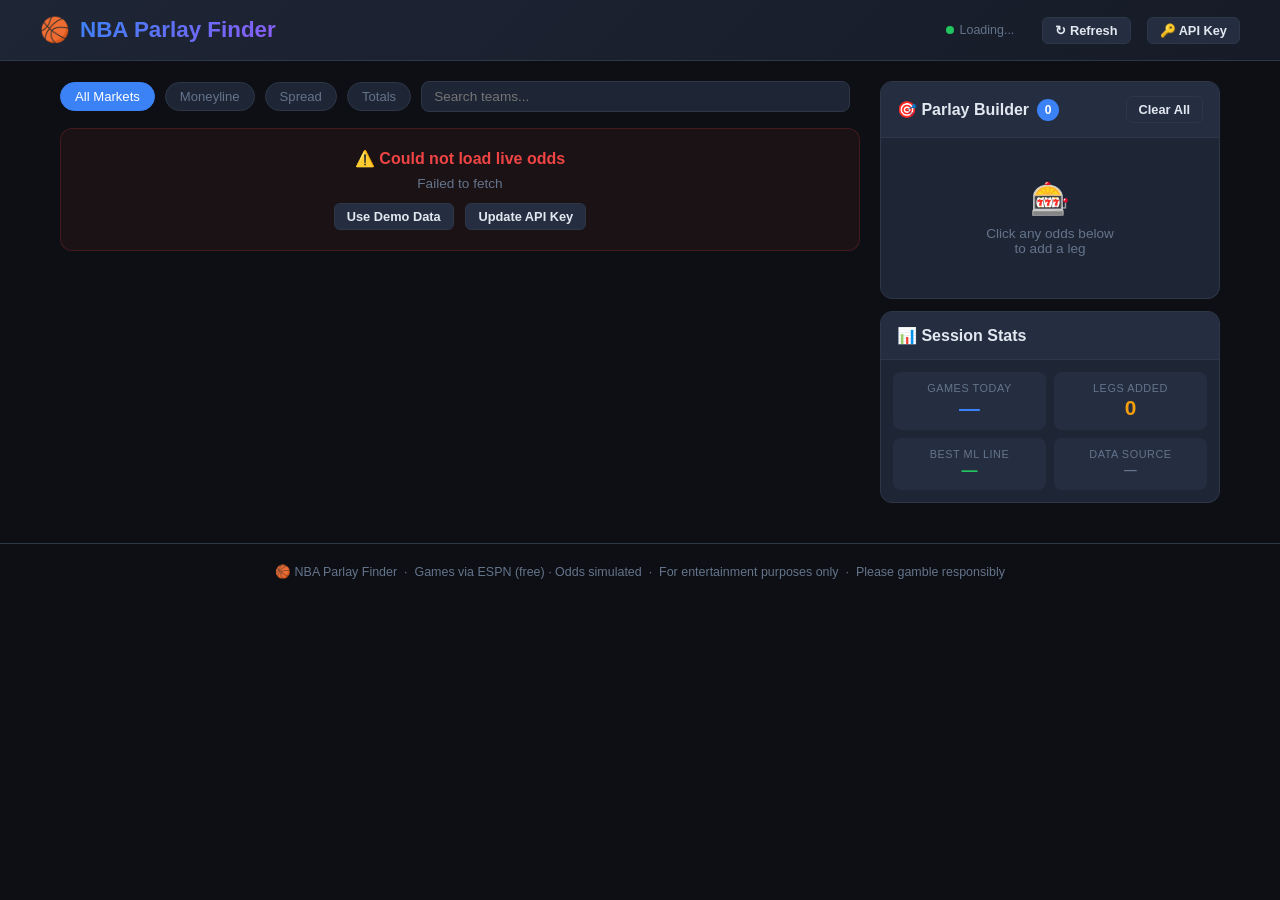
<file: parlay_finder.html>
<!DOCTYPE html>
<html lang="en">
<head>
<meta charset="UTF-8">
<meta name="viewport" content="width=device-width, initial-scale=1.0">
<title>🏀 NBA Parlay Finder</title>
<style>
  * { margin: 0; padding: 0; box-sizing: border-box; }
  :root {
    --bg: #0d0f14;
    --surface: #161b27;
    --card: #1e2535;
    --card2: #252d40;
    --accent: #3b82f6;
    --accent2: #22c55e;
    --danger: #ef4444;
    --gold: #f59e0b;
    --text: #e2e8f0;
    --muted: #64748b;
    --border: #2d3748;
    --radius: 12px;
  }
  body { background: var(--bg); color: var(--text); font-family: -apple-system, BlinkMacSystemFont, 'Segoe UI', sans-serif; min-height: 100vh; }

  /* Header */
  .header { background: linear-gradient(135deg, #1e2535 0%, #161b27 100%); border-bottom: 1px solid var(--border); padding: 16px 20px; position: sticky; top: 0; z-index: 100; }
  .header-inner { max-width: 1200px; margin: 0 auto; display: flex; align-items: center; justify-content: space-between; flex-wrap: wrap; gap: 12px; }
  .logo { display: flex; align-items: center; gap: 10px; }
  .logo h1 { font-size: 1.4rem; font-weight: 700; background: linear-gradient(135deg, #3b82f6, #8b5cf6); -webkit-background-clip: text; -webkit-text-fill-color: transparent; }
  .header-meta { display: flex; align-items: center; gap: 16px; flex-wrap: wrap; }
  .refresh-info { display: flex; align-items: center; gap: 6px; font-size: 0.78rem; color: var(--muted); }
  .live-dot { width: 8px; height: 8px; border-radius: 50%; background: var(--accent2); animation: pulse 2s infinite; }
  @keyframes pulse { 0%, 100% { opacity: 1; } 50% { opacity: 0.4; } }
  .btn { padding: 8px 16px; border-radius: 8px; border: none; cursor: pointer; font-size: 0.85rem; font-weight: 600; transition: all 0.2s; }
  .btn-primary { background: var(--accent); color: white; }
  .btn-primary:hover { background: #2563eb; transform: translateY(-1px); }
  .btn-sm { padding: 5px 12px; font-size: 0.8rem; border-radius: 6px; }
  .btn-ghost { background: var(--card2); color: var(--text); border: 1px solid var(--border); }
  .btn-ghost:hover { background: var(--border); }
  .btn-danger { background: var(--danger); color: white; }

  /* Setup Banner */
  .setup-wrap { max-width: 1200px; margin: 20px auto; padding: 0 20px; }
  .setup-banner { background: var(--card); border: 1px solid #3b82f640; border-radius: var(--radius); padding: 20px; }
  .setup-banner h3 { color: var(--accent); margin-bottom: 8px; font-size: 1rem; }
  .setup-banner p { color: var(--muted); font-size: 0.85rem; margin-bottom: 14px; line-height: 1.6; }
  .key-input-row { display: flex; gap: 10px; flex-wrap: wrap; }
  .key-input { flex: 1; min-width: 200px; background: var(--bg); border: 1px solid var(--border); border-radius: 8px; padding: 9px 14px; color: var(--text); font-size: 0.9rem; font-family: monospace; }
  .key-input:focus { outline: none; border-color: var(--accent); }

  /* Layout */
  .main { max-width: 1200px; margin: 0 auto; padding: 20px; display: grid; grid-template-columns: 1fr 340px; gap: 20px; }
  @media (max-width: 900px) { .main { grid-template-columns: 1fr; } }

  /* Filter bar */
  .filter-bar { display: flex; gap: 10px; margin-bottom: 16px; flex-wrap: wrap; align-items: center; }
  .filter-btn { padding: 6px 14px; border-radius: 20px; border: 1px solid var(--border); background: var(--card); color: var(--muted); font-size: 0.82rem; cursor: pointer; transition: all 0.2s; }
  .filter-btn.active { background: var(--accent); color: white; border-color: var(--accent); }
  .search-box { flex: 1; min-width: 160px; background: var(--card); border: 1px solid var(--border); border-radius: 8px; padding: 7px 12px; color: var(--text); font-size: 0.85rem; }
  .search-box:focus { outline: none; border-color: var(--accent); }
  .results-count { color: var(--muted); font-size: 0.82rem; margin-left: auto; }

  /* Game Cards */
  .games-list { display: flex; flex-direction: column; gap: 12px; }
  .game-card { background: var(--card); border: 1px solid var(--border); border-radius: var(--radius); overflow: hidden; transition: border-color 0.2s; }
  .game-card:hover { border-color: #3b82f640; }
  .game-header { display: flex; justify-content: space-between; align-items: center; padding: 10px 16px; background: var(--card2); border-bottom: 1px solid var(--border); }
  .game-time { font-size: 0.78rem; color: var(--muted); }
  .game-league { background: #3b82f620; color: var(--accent); border-radius: 4px; padding: 2px 8px; font-size: 0.72rem; font-weight: 700; }
  .teams-row { display: flex; align-items: center; gap: 12px; padding: 14px 16px 8px; }
  .team { flex: 1; }
  .team-name { font-weight: 700; font-size: 0.95rem; }
  .team-record { font-size: 0.72rem; color: var(--muted); margin-top: 2px; }
  .vs-badge { color: var(--muted); font-size: 0.8rem; font-weight: 600; background: var(--card2); padding: 4px 10px; border-radius: 6px; flex-shrink: 0; }
  .odds-grid { display: grid; gap: 8px; padding: 8px 16px 14px; }
  .odds-col { text-align: center; }
  .odds-label { font-size: 0.7rem; color: var(--muted); text-transform: uppercase; letter-spacing: 0.05em; margin-bottom: 6px; }
  .odds-row { display: flex; gap: 6px; }
  .odds-btn { flex: 1; padding: 8px 6px; border-radius: 8px; border: 1px solid var(--border); background: var(--card2); cursor: pointer; transition: all 0.2s; text-align: center; }
  .odds-btn:hover { border-color: var(--accent); background: #3b82f610; }
  .odds-btn.selected { border-color: var(--accent); background: #3b82f620; box-shadow: 0 0 0 1px var(--accent); }
  .odds-btn.selected .odds-value { color: var(--accent); }
  .odds-btn .team-short { font-size: 0.7rem; color: var(--muted); margin-bottom: 2px; }
  .odds-btn .odds-value { font-size: 0.9rem; font-weight: 700; color: var(--text); }
  .odds-btn .odds-value.pos { color: var(--accent2); }

  /* Parlay Builder */
  .parlay-panel { position: sticky; top: 80px; height: fit-content; }
  .panel { background: var(--card); border: 1px solid var(--border); border-radius: var(--radius); overflow: hidden; }
  .panel-header { padding: 14px 16px; background: var(--card2); border-bottom: 1px solid var(--border); display: flex; justify-content: space-between; align-items: center; }
  .panel-title { font-weight: 700; font-size: 1rem; display: flex; align-items: center; gap: 8px; }
  .leg-count { background: var(--accent); color: white; border-radius: 50%; width: 22px; height: 22px; display: flex; align-items: center; justify-content: center; font-size: 0.75rem; font-weight: 700; }
  .parlay-legs { padding: 12px; display: flex; flex-direction: column; gap: 8px; min-height: 80px; }
  .empty-state { text-align: center; color: var(--muted); font-size: 0.85rem; padding: 30px 16px; }
  .empty-icon { font-size: 2rem; margin-bottom: 8px; }
  .parlay-leg { background: var(--card2); border: 1px solid var(--border); border-radius: 8px; padding: 10px 12px; display: flex; justify-content: space-between; align-items: flex-start; gap: 8px; }
  .leg-info { flex: 1; min-width: 0; }
  .leg-pick { font-weight: 600; font-size: 0.85rem; white-space: nowrap; overflow: hidden; text-overflow: ellipsis; }
  .leg-type { font-size: 0.7rem; color: var(--muted); margin-top: 2px; }
  .leg-odds { font-weight: 700; font-size: 0.9rem; color: var(--accent); white-space: nowrap; }
  .leg-remove { background: none; border: none; color: var(--muted); cursor: pointer; font-size: 1rem; padding: 0; transition: color 0.2s; }
  .leg-remove:hover { color: var(--danger); }

  /* Parlay Calculator */
  .parlay-calc { padding: 14px 16px; border-top: 1px solid var(--border); }
  .calc-row { display: flex; justify-content: space-between; align-items: center; margin-bottom: 10px; font-size: 0.85rem; }
  .calc-label { color: var(--muted); }
  .calc-value { font-weight: 600; }
  .wager-row { display: flex; gap: 8px; margin-bottom: 14px; align-items: center; }
  .wager-label { font-size: 0.85rem; color: var(--muted); white-space: nowrap; }
  .wager-input { flex: 1; background: var(--bg); border: 1px solid var(--border); border-radius: 8px; padding: 8px 12px; color: var(--text); font-size: 0.9rem; text-align: right; }
  .wager-input:focus { outline: none; border-color: var(--accent); }
  .payout-box { background: linear-gradient(135deg, #22c55e15, #22c55e05); border: 1px solid #22c55e30; border-radius: 8px; padding: 12px; text-align: center; margin-bottom: 12px; }
  .payout-label { font-size: 0.72rem; color: var(--muted); text-transform: uppercase; letter-spacing: 0.05em; }
  .payout-amount { font-size: 1.6rem; font-weight: 800; color: var(--accent2); }
  .payout-profit { font-size: 0.8rem; color: var(--muted); margin-top: 2px; }

  /* Loading / Error */
  .loading { text-align: center; padding: 60px 20px; color: var(--muted); }
  .spinner { width: 40px; height: 40px; border: 3px solid var(--border); border-top-color: var(--accent); border-radius: 50%; animation: spin 0.8s linear infinite; margin: 0 auto 16px; }
  @keyframes spin { to { transform: rotate(360deg); } }
  .error-box { background: #ef444410; border: 1px solid #ef444430; border-radius: var(--radius); padding: 20px; text-align: center; color: var(--danger); }
  .error-box p { font-size: 0.85rem; margin-top: 8px; color: var(--muted); }

  /* Footer */
  .footer { text-align: center; padding: 20px; color: var(--muted); font-size: 0.78rem; border-top: 1px solid var(--border); margin-top: 20px; }

  /* Toast */
  .toast { position: fixed; bottom: 24px; right: 24px; background: var(--card2); border: 1px solid var(--border); border-radius: 10px; padding: 12px 18px; font-size: 0.88rem; z-index: 999; transform: translateY(100px); opacity: 0; transition: all 0.3s; box-shadow: 0 8px 32px rgba(0,0,0,0.4); max-width: 280px; }
  .toast.show { transform: translateY(0); opacity: 1; }
  .toast.success { border-color: #22c55e40; color: var(--accent2); }
  .toast.error { border-color: #ef444440; color: var(--danger); }

  /* Stats grid */
  .stats-grid { display: grid; grid-template-columns: 1fr 1fr; gap: 8px; padding: 12px; }
  .stat-box { background: var(--card2); border-radius: 8px; padding: 10px; text-align: center; }
  .stat-label { font-size: 0.68rem; color: var(--muted); text-transform: uppercase; letter-spacing: 0.05em; }
  .stat-val { font-size: 1.3rem; font-weight: 800; margin-top: 2px; }
</style>
</head>
<body>

<div class="header">
  <div class="header-inner">
    <div class="logo">
      <span style="font-size:1.5rem">🏀</span>
      <h1>NBA Parlay Finder</h1>
    </div>
    <div class="header-meta">
      <div class="refresh-info">
        <div class="live-dot"></div>
        <span id="lastUpdate">Loading...</span>
        <span id="countdown" style="margin-left:6px;color:#22c55e;font-weight:700;font-size:0.82rem;"></span>
      </div>
      <button class="btn btn-ghost btn-sm" onclick="loadGames()">↻ Refresh</button>
      <button class="btn btn-ghost btn-sm" onclick="showKeySetup()">🔑 API Key</button>
    </div>
  </div>
</div>

<!-- Setup Banner -->
<div id="setupBanner" style="display:none">
  <div class="setup-wrap">
    <div class="setup-banner">
      <h3>🔑 Connect Live NBA Odds</h3>
      <p>
        Get a <strong style="color:var(--text)">free API key</strong> at
        <a href="https://the-odds-api.com/account/keys/" target="_blank" style="color:var(--accent)">the-odds-api.com</a>
        (500 free requests/month, no credit card needed).<br>
        Without a key, the site shows realistic demo data that refreshes every session.
      </p>
      <div class="key-input-row">
        <input class="key-input" id="apiKeyInput" type="text" placeholder="Paste your Odds API key here..." />
        <button class="btn btn-primary" onclick="saveApiKey()">Save &amp; Load Live Odds</button>
        <button class="btn btn-ghost" onclick="useDemoMode()">Use Demo Data</button>
      </div>
    </div>
  </div>
</div>

<div class="main">
  <!-- Left: Games -->
  <div>
    <div class="filter-bar">
      <button class="filter-btn active" onclick="setFilter('all', this)">All Markets</button>
      <button class="filter-btn" onclick="setFilter('moneyline', this)">Moneyline</button>
      <button class="filter-btn" onclick="setFilter('spread', this)">Spread</button>
      <button class="filter-btn" onclick="setFilter('totals', this)">Totals</button>
      <input class="search-box" id="searchBox" placeholder="Search teams..." oninput="renderGames()" />
      <span class="results-count" id="resultsCount"></span>
    </div>
    <div id="gamesContainer">
      <div class="loading"><div class="spinner"></div>Loading NBA odds...</div>
    </div>
  </div>

  <!-- Right: Parlay Builder -->
  <div class="parlay-panel">
    <div class="panel">
      <div class="panel-header">
        <div class="panel-title">
          🎯 Parlay Builder
          <div class="leg-count" id="legCount">0</div>
        </div>
        <button class="btn btn-ghost btn-sm" onclick="clearParlay()">Clear All</button>
      </div>
      <div class="parlay-legs" id="parlayLegs">
        <div class="empty-state">
          <div class="empty-icon">🎰</div>
          <div>Click any odds below<br>to add a leg</div>
        </div>
      </div>
      <div class="parlay-calc" id="parlayCalc" style="display:none">
        <div class="calc-row">
          <span class="calc-label">Combined Odds</span>
          <span class="calc-value" id="combinedOdds">—</span>
        </div>
        <div class="calc-row">
          <span class="calc-label">Implied Probability</span>
          <span class="calc-value" id="impliedProb">—</span>
        </div>
        <div class="wager-row">
          <span class="wager-label">Wager $</span>
          <input class="wager-input" id="wagerInput" type="number" value="100" min="1" oninput="calculatePayout()" />
        </div>
        <div class="payout-box">
          <div class="payout-label">Potential Payout</div>
          <div class="payout-amount" id="payoutAmount">$0.00</div>
          <div class="payout-profit" id="payoutProfit">Profit: $0.00</div>
        </div>
        <button class="btn btn-primary" style="width:100%;padding:12px" onclick="showToast('Parlay saved! 🎯', 'success')">📋 Copy Parlay</button>
      </div>
    </div>

    <div class="panel" style="margin-top:12px">
      <div class="panel-header">
        <div class="panel-title">📊 Session Stats</div>
      </div>
      <div class="stats-grid">
        <div class="stat-box">
          <div class="stat-label">Games Today</div>
          <div class="stat-val" style="color:var(--accent)" id="statGames">—</div>
        </div>
        <div class="stat-box">
          <div class="stat-label">Legs Added</div>
          <div class="stat-val" style="color:var(--gold)" id="statLegs">0</div>
        </div>
        <div class="stat-box">
          <div class="stat-label">Best ML Line</div>
          <div class="stat-val" style="color:var(--accent2);font-size:1rem" id="statBestML">—</div>
        </div>
        <div class="stat-box">
          <div class="stat-label">Data Source</div>
          <div class="stat-val" style="font-size:0.8rem;color:var(--muted)" id="statSource">—</div>
        </div>
      </div>
    </div>
  </div>
</div>

<div class="footer">
  🏀 NBA Parlay Finder &nbsp;·&nbsp; Games via ESPN (free) · Odds simulated &nbsp;·&nbsp; For entertainment purposes only &nbsp;·&nbsp; Please gamble responsibly
</div>

<div class="toast" id="toast"></div>

<script>
// ═══════════════════════════════════════════════════════════
//  CONFIG
// ═══════════════════════════════════════════════════════════
const ESPN_API     = 'https://site.api.espn.com/apis/site/v2/sports/basketball/nba/scoreboard';
const ODDS_API_BASE = 'https://api.the-odds-api.com/v4';
const SPORT        = 'basketball_nba';
const REGIONS      = 'us';
const MARKETS      = 'h2h,spreads,totals';
const REFRESH_MS   = 30 * 1000; // 30 seconds — near-live

let apiKey        = localStorage.getItem('oddsApiKey') || '1c4558e6a2e12241d5de70b1d6a9a8e9';
let gamesData     = [];
let parlay        = [];
let currentFilter = 'all';
let refreshTimer  = null;
let totalLegsAdded = 0;

// ═══════════════════════════════════════════════════════════
//  DEMO DATA
// ═══════════════════════════════════════════════════════════
const NBA_TEAMS = [
  { name: 'Boston Celtics',           short: 'BOS', record: '52-18' },
  { name: 'New York Knicks',          short: 'NYK', record: '47-23' },
  { name: 'Milwaukee Bucks',          short: 'MIL', record: '44-26' },
  { name: 'Indiana Pacers',           short: 'IND', record: '41-29' },
  { name: 'Cleveland Cavaliers',      short: 'CLE', record: '48-22' },
  { name: 'Orlando Magic',            short: 'ORL', record: '39-31' },
  { name: 'Philadelphia 76ers',       short: 'PHI', record: '35-35' },
  { name: 'Miami Heat',               short: 'MIA', record: '38-32' },
  { name: 'Oklahoma City Thunder',    short: 'OKC', record: '57-13' },
  { name: 'Denver Nuggets',           short: 'DEN', record: '50-20' },
  { name: 'Minnesota Timberwolves',   short: 'MIN', record: '49-21' },
  { name: 'Los Angeles Lakers',       short: 'LAL', record: '42-28' },
  { name: 'Golden State Warriors',    short: 'GSW', record: '43-27' },
  { name: 'Phoenix Suns',             short: 'PHX', record: '36-34' },
  { name: 'Dallas Mavericks',         short: 'DAL', record: '47-23' },
  { name: 'New Orleans Pelicans',     short: 'NOP', record: '37-33' },
  { name: 'Memphis Grizzlies',        short: 'MEM', record: '30-40' },
  { name: 'Sacramento Kings',         short: 'SAC', record: '39-31' },
];

function generateDemoGames() {
  // Shuffle teams and pair them up
  const shuffled = [...NBA_TEAMS].sort(() => Math.random() - 0.5);
  const count = 6 + Math.floor(Math.random() * 4); // 6–9 games
  const games = [];
  const now = new Date();

  for (let i = 0; i < Math.min(count, Math.floor(shuffled.length / 2)); i++) {
    const home = shuffled[i * 2];
    const away = shuffled[i * 2 + 1];

    const spread = parseFloat((Math.random() * 12 - 6).toFixed(1));
    const total  = parseFloat((212 + Math.random() * 22).toFixed(1));

    // Moneyline logic: bigger spread = bigger favourite price
    const absSpread = Math.abs(spread);
    const favML  = -(105 + absSpread * 9 + Math.random() * 15);
    const dogML  =   95 + absSpread * 9 + Math.random() * 15;
    const homeML = spread < 0 ? favML : dogML;
    const awayML = spread < 0 ? dogML : favML;

    // Game time: today between 6pm–10pm ET, staggered
    const gt = new Date(now);
    gt.setHours(18 + Math.floor(i * 0.6), [0, 30][i % 2], 0, 0);

    games.push({
      id: `demo_${i}_${Date.now()}`,
      homeTeam: home,
      awayTeam: away,
      commenceTime: gt.toISOString(),
      bookmaker: 'FanDuel',
      markets: {
        h2h:     { home: Math.round(homeML),  away: Math.round(awayML) },
        spreads: { home: spread, away: -spread, homeOdds: -110, awayOdds: -110 },
        totals:  {
          point:    total,
          overOdds:  -110 + Math.round(Math.random() * 10 - 5),
          underOdds: -110 + Math.round(Math.random() * 10 - 5),
        },
      },
    });
  }
  return games;
}

// ═══════════════════════════════════════════════════════════
//  LIVE API FETCH
// ═══════════════════════════════════════════════════════════
async function fetchLiveOdds() {
  const url = `${ODDS_API_BASE}/sports/${SPORT}/odds/?apiKey=${apiKey}&regions=${REGIONS}&markets=${MARKETS}&oddsFormat=american`;
  const res = await fetch(url);
  if (!res.ok) {
    const text = await res.text();
    throw new Error(`API ${res.status}: ${text}`);
  }
  const data = await res.json();

  return data.map(game => {
    const bk = game.bookmakers[0] || {};
    const markets = {};
    (bk.markets || []).forEach(m => {
      if (m.key === 'h2h') {
        const hm = m.outcomes.find(o => o.name === game.home_team);
        const aw = m.outcomes.find(o => o.name === game.away_team);
        markets.h2h = { home: hm?.price, away: aw?.price };
      }
      if (m.key === 'spreads') {
        const hm = m.outcomes.find(o => o.name === game.home_team);
        const aw = m.outcomes.find(o => o.name === game.away_team);
        markets.spreads = { home: hm?.point, away: aw?.point, homeOdds: hm?.price, awayOdds: aw?.price };
      }
      if (m.key === 'totals') {
        const ov = m.outcomes.find(o => o.name === 'Over');
        const un = m.outcomes.find(o => o.name === 'Under');
        markets.totals = { point: ov?.point, overOdds: ov?.price, underOdds: un?.price };
      }
    });
    return {
      id: game.id,
      homeTeam: { name: game.home_team, short: abbr(game.home_team) },
      awayTeam: { name: game.away_team, short: abbr(game.away_team) },
      commenceTime: game.commence_time,
      bookmaker: bk.title || 'Odds',
      markets,
    };
  });
}

function abbr(name) {
  const known = { 'Boston Celtics':'BOS','New York Knicks':'NYK','Milwaukee Bucks':'MIL','Indiana Pacers':'IND','Cleveland Cavaliers':'CLE','Orlando Magic':'ORL','Philadelphia 76ers':'PHI','Miami Heat':'MIA','Oklahoma City Thunder':'OKC','Denver Nuggets':'DEN','Minnesota Timberwolves':'MIN','Los Angeles Lakers':'LAL','Los Angeles Clippers':'LAC','Golden State Warriors':'GSW','Phoenix Suns':'PHX','Dallas Mavericks':'DAL','New Orleans Pelicans':'NOP','Memphis Grizzlies':'MEM','Sacramento Kings':'SAC','Atlanta Hawks':'ATL','Chicago Bulls':'CHI','Detroit Pistons':'DET','Charlotte Hornets':'CHA','Washington Wizards':'WAS','Toronto Raptors':'TOR','Brooklyn Nets':'BKN','Houston Rockets':'HOU','San Antonio Spurs':'SAS','Utah Jazz':'UTA','Portland Trail Blazers':'POR' };
  return known[name] || name.split(' ').pop().slice(0,3).toUpperCase();
}

// ═══════════════════════════════════════════════════════════
//  ESPN FREE API FETCH — real games, no key needed
// ═══════════════════════════════════════════════════════════
async function fetchESPNGames() {
  const res = await fetch(ESPN_API);
  if (!res.ok) throw new Error(`ESPN API ${res.status}`);
  const data = await res.json();
  const events = data.events || [];
  if (events.length === 0) return null; // off-season or no games today

  return events.map(ev => {
    const comp   = ev.competitions[0];
    const home   = comp.competitors.find(c => c.homeAway === 'home');
    const away   = comp.competitors.find(c => c.homeAway === 'away');
    const homeName = home.team.displayName;
    const awayName = away.team.displayName;

    // Generate realistic odds based on team records/seeds if available
    const homeWins = parseInt(home.records?.[0]?.summary?.split('-')[0]) || 40;
    const awayWins = parseInt(away.records?.[0]?.summary?.split('-')[0]) || 40;
    const diff     = homeWins - awayWins;
    // Home court advantage ~3 pts, adjust for win differential
    const spread   = parseFloat((-(3 + diff * 0.15 + (Math.random() * 2 - 1)).toFixed(1)));
    const absSpread = Math.abs(spread);
    const favML    = -(105 + absSpread * 9 + Math.random() * 12);
    const dogML    =   95 + absSpread * 9 + Math.random() * 12;
    const homeML   = spread < 0 ? favML : dogML;
    const awayML   = spread < 0 ? dogML : favML;
    const total    = parseFloat((218 + Math.random() * 18).toFixed(1));

    return {
      id: ev.id,
      homeTeam: { name: homeName, short: home.team.abbreviation || abbr(homeName), record: home.records?.[0]?.summary || '' },
      awayTeam: { name: awayName, short: away.team.abbreviation || abbr(awayName), record: away.records?.[0]?.summary || '' },
      commenceTime: ev.date,
      bookmaker: 'Consensus',
      status: comp.status?.type?.description || '',
      markets: {
        h2h:     { home: Math.round(homeML),  away: Math.round(awayML) },
        spreads: { home: spread, away: -spread, homeOdds: -110, awayOdds: -110 },
        totals:  { point: total, overOdds: -110 + Math.round(Math.random()*10-5), underOdds: -110 + Math.round(Math.random()*10-5) },
      },
    };
  });
}

// ═══════════════════════════════════════════════════════════
//  LOAD GAMES
// ═══════════════════════════════════════════════════════════
async function loadGames() {
  document.getElementById('gamesContainer').innerHTML =
    '<div class="loading"><div class="spinner"></div>Loading NBA odds...</div>';

  try {
    if (apiKey) {
      gamesData = await fetchLiveOdds();
      document.getElementById('lastUpdate').textContent = 'Live · ' + fmtTime(new Date());
      document.getElementById('statSource').textContent = 'Live Odds API';
    } else {
      // Try ESPN free API first — real games, simulated odds
      const espnGames = await fetchESPNGames().catch(() => null);
      if (espnGames && espnGames.length > 0) {
        gamesData = espnGames;
        document.getElementById('lastUpdate').textContent = 'ESPN · ' + fmtTime(new Date());
        document.getElementById('statSource').textContent = 'ESPN (free)';
      } else {
        gamesData = generateDemoGames();
        document.getElementById('lastUpdate').textContent = 'Demo · ' + fmtTime(new Date());
        document.getElementById('statSource').textContent = 'Demo';
      }
    }

    document.getElementById('statGames').textContent = gamesData.length;
    updateBestML();
    renderGames();
    scheduleRefresh();
  } catch (err) {
    console.error(err);
    document.getElementById('gamesContainer').innerHTML = `
      <div class="error-box">
        <strong>⚠️ Could not load live odds</strong>
        <p>${err.message}</p>
        <p style="margin-top:12px">
          <button class="btn btn-ghost btn-sm" onclick="useDemoMode()" style="margin-right:8px">Use Demo Data</button>
          <button class="btn btn-ghost btn-sm" onclick="showKeySetup()">Update API Key</button>
        </p>
      </div>`;
  }
}

let countdownTimer = null;
let countdownSec = REFRESH_MS / 1000;

function scheduleRefresh() {
  if (refreshTimer) clearTimeout(refreshTimer);
  if (countdownTimer) clearInterval(countdownTimer);
  countdownSec = REFRESH_MS / 1000;
  refreshTimer = setTimeout(loadGames, REFRESH_MS);
  countdownTimer = setInterval(() => {
    countdownSec--;
    const el = document.getElementById('countdown');
    if (el) el.textContent = countdownSec > 0 ? `↻ ${countdownSec}s` : '↻ now';
    if (countdownSec <= 0) clearInterval(countdownTimer);
  }, 1000);
}

function updateBestML() {
  let best = null;
  gamesData.forEach(g => {
    const h = g.markets?.h2h;
    if (!h) return;
    [h.home, h.away].forEach(o => {
      if (o > 0 && (best === null || o > best)) best = o;
    });
  });
  document.getElementById('statBestML').textContent = best ? '+' + best : '—';
}

// ═══════════════════════════════════════════════════════════
//  RENDER GAMES
// ═══════════════════════════════════════════════════════════
function renderGames() {
  const container = document.getElementById('gamesContainer');
  const search    = (document.getElementById('searchBox')?.value || '').toLowerCase();

  const games = gamesData.filter(g =>
    g.homeTeam.name.toLowerCase().includes(search) ||
    g.awayTeam.name.toLowerCase().includes(search)
  );

  document.getElementById('resultsCount').textContent =
    `${games.length} game${games.length !== 1 ? 's' : ''}`;

  if (games.length === 0) {
    container.innerHTML = '<div class="empty-state" style="padding:60px 20px"><div class="empty-icon">🔍</div><div>No games found</div></div>';
    return;
  }

  container.innerHTML = games.map(renderCard).join('');
}

function renderCard(game) {
  const m    = game.markets || {};
  const h2h  = m.h2h     || {};
  const sp   = m.spreads  || {};
  const tot  = m.totals   || {};
  const home = game.homeTeam;
  const away = game.awayTeam;
  const time = new Date(game.commenceTime);

  const showML = currentFilter === 'all' || currentFilter === 'moneyline';
  const showSP = currentFilter === 'all' || currentFilter === 'spread';
  const showTT = currentFilter === 'all' || currentFilter === 'totals';

  const sel = id => parlay.some(p => p.id === id) ? 'selected' : '';

  const idBase = game.id;
  const ids = {
    mlH:  `${idBase}|ml|home`,
    mlA:  `${idBase}|ml|away`,
    spH:  `${idBase}|sp|home`,
    spA:  `${idBase}|sp|away`,
    totO: `${idBase}|tot|over`,
    totU: `${idBase}|tot|under`,
  };

  const fmtSp = v => v === undefined ? '—' : (v > 0 ? '+' + v : '' + v);

  const columns = [];
  if (showML && h2h.home !== undefined) columns.push(`
    <div class="odds-col">
      <div class="odds-label">Moneyline</div>
      <div class="odds-row">
        <button class="odds-btn ${sel(ids.mlA)}" id="${ids.mlA}"
          onclick="toggleLeg('${ids.mlA}','${esc(away.name)}','Moneyline',${h2h.away},'${idBase}','ml')">
          <div class="team-short">${away.short}</div>
          <div class="odds-value ${h2h.away > 0 ? 'pos' : ''}">${fmtOdds(h2h.away)}</div>
        </button>
        <button class="odds-btn ${sel(ids.mlH)}" id="${ids.mlH}"
          onclick="toggleLeg('${ids.mlH}','${esc(home.name)}','Moneyline',${h2h.home},'${idBase}','ml')">
          <div class="team-short">${home.short}</div>
          <div class="odds-value ${h2h.home > 0 ? 'pos' : ''}">${fmtOdds(h2h.home)}</div>
        </button>
      </div>
    </div>`);

  if (showSP && sp.home !== undefined) columns.push(`
    <div class="odds-col">
      <div class="odds-label">Spread</div>
      <div class="odds-row">
        <button class="odds-btn ${sel(ids.spA)}" id="${ids.spA}"
          onclick="toggleLeg('${ids.spA}','${esc(away.name)} ${fmtSp(sp.away)}','Spread',${sp.awayOdds},'${idBase}','sp')">
          <div class="team-short">${away.short} ${fmtSp(sp.away)}</div>
          <div class="odds-value">${fmtOdds(sp.awayOdds)}</div>
        </button>
        <button class="odds-btn ${sel(ids.spH)}" id="${ids.spH}"
          onclick="toggleLeg('${ids.spH}','${esc(home.name)} ${fmtSp(sp.home)}','Spread',${sp.homeOdds},'${idBase}','sp')">
          <div class="team-short">${home.short} ${fmtSp(sp.home)}</div>
          <div class="odds-value">${fmtOdds(sp.homeOdds)}</div>
        </button>
      </div>
    </div>`);

  if (showTT && tot.point !== undefined) columns.push(`
    <div class="odds-col">
      <div class="odds-label">Total ${tot.point}</div>
      <div class="odds-row">
        <button class="odds-btn ${sel(ids.totO)}" id="${ids.totO}"
          onclick="toggleLeg('${ids.totO}','Over ${tot.point}','Total O/U',${tot.overOdds},'${idBase}','tot')">
          <div class="team-short">OVER</div>
          <div class="odds-value">${fmtOdds(tot.overOdds)}</div>
        </button>
        <button class="odds-btn ${sel(ids.totU)}" id="${ids.totU}"
          onclick="toggleLeg('${ids.totU}','Under ${tot.point}','Total O/U',${tot.underOdds},'${idBase}','tot')">
          <div class="team-short">UNDER</div>
          <div class="odds-value">${fmtOdds(tot.underOdds)}</div>
        </button>
      </div>
    </div>`);

  if (columns.length === 0) return '';

  const colCount = columns.length;

  return `
    <div class="game-card">
      <div class="game-header">
        <span class="game-time">🕐 ${fmtGameTime(time)}</span>
        <span class="game-league">NBA · ${game.bookmaker}</span>
      </div>
      <div class="teams-row">
        <div class="team">
          <div class="team-name">${away.name}</div>
          ${away.record ? `<div class="team-record">${away.record}</div>` : ''}
        </div>
        <div class="vs-badge">@</div>
        <div class="team" style="text-align:right">
          <div class="team-name">${home.name}</div>
          ${home.record ? `<div class="team-record">${home.record}</div>` : ''}
        </div>
      </div>
      <div class="odds-grid" style="grid-template-columns:repeat(${colCount},1fr)">
        ${columns.join('')}
      </div>
    </div>`;
}

// ═══════════════════════════════════════════════════════════
//  PARLAY LOGIC
// ═══════════════════════════════════════════════════════════
function toggleLeg(id, pick, type, odds, gameId, market) {
  const existIdx = parlay.findIndex(p => p.id === id);
  if (existIdx >= 0) {
    // Deselect
    parlay.splice(existIdx, 1);
  } else {
    if (parlay.length >= 12) { showToast('Max 12 legs per parlay', 'error'); return; }
    // Remove conflicting pick from same game + same market
    const conflictPrefix = `${gameId}|${market}`;
    parlay = parlay.filter(p => !p.id.startsWith(conflictPrefix));
    parlay.push({ id, pick, type, odds, gameId });
    totalLegsAdded++;
    document.getElementById('statLegs').textContent = totalLegsAdded;
    showToast(`Added: ${pick} (${fmtOdds(odds)})`, 'success');
  }
  renderParlay();
  renderGames();
}

function removeLeg(id) {
  parlay = parlay.filter(p => p.id !== id);
  renderParlay();
  renderGames();
}

function clearParlay() {
  parlay = [];
  renderParlay();
  renderGames();
}

function renderParlay() {
  const legsDiv  = document.getElementById('parlayLegs');
  const calcDiv  = document.getElementById('parlayCalc');
  const countDiv = document.getElementById('legCount');

  countDiv.textContent = parlay.length;

  if (parlay.length === 0) {
    legsDiv.innerHTML = `<div class="empty-state"><div class="empty-icon">🎰</div><div>Click any odds below<br>to add a leg</div></div>`;
    calcDiv.style.display = 'none';
    return;
  }

  legsDiv.innerHTML = parlay.map(leg => `
    <div class="parlay-leg">
      <div class="leg-info">
        <div class="leg-pick">${leg.pick}</div>
        <div class="leg-type">${leg.type}</div>
      </div>
      <div class="leg-odds">${fmtOdds(leg.odds)}</div>
      <button class="leg-remove" onclick="removeLeg('${leg.id}')">✕</button>
    </div>`).join('');

  calcDiv.style.display = 'block';
  calculatePayout();
}

function calculatePayout() {
  if (parlay.length === 0) return;

  const combinedDec = parlay.reduce((acc, leg) => acc * americanToDec(leg.odds), 1);
  const combinedAm  = decToAmerican(combinedDec);
  const impliedProb = (1 / combinedDec * 100).toFixed(1);
  const wager       = parseFloat(document.getElementById('wagerInput').value) || 0;
  const payout      = wager * combinedDec;
  const profit      = payout - wager;

  document.getElementById('combinedOdds').textContent = fmtOdds(Math.round(combinedAm));
  document.getElementById('impliedProb').textContent  = impliedProb + '%';
  document.getElementById('payoutAmount').textContent = '$' + payout.toFixed(2);
  document.getElementById('payoutProfit').textContent = 'Profit: $' + profit.toFixed(2);
}

function americanToDec(o) { return o > 0 ? 1 + o / 100 : 1 + 100 / Math.abs(o); }
function decToAmerican(d) { return d >= 2 ? (d - 1) * 100 : -100 / (d - 1); }

// ═══════════════════════════════════════════════════════════
//  FILTERS
// ═══════════════════════════════════════════════════════════
function setFilter(f, btn) {
  currentFilter = f;
  document.querySelectorAll('.filter-btn').forEach(b => b.classList.remove('active'));
  btn.classList.add('active');
  renderGames();
}

// ═══════════════════════════════════════════════════════════
//  API KEY MANAGEMENT
// ═══════════════════════════════════════════════════════════
function showKeySetup() {
  const banner = document.getElementById('setupBanner');
  banner.style.display = banner.style.display === 'none' ? 'block' : 'none';
  if (apiKey) document.getElementById('apiKeyInput').value = apiKey;
}

function saveApiKey() {
  const key = document.getElementById('apiKeyInput').value.trim();
  if (!key) { showToast('Please enter a key', 'error'); return; }
  apiKey = key;
  localStorage.setItem('oddsApiKey', key);
  document.getElementById('setupBanner').style.display = 'none';
  loadGames();
}

function useDemoMode() {
  apiKey = '';
  localStorage.removeItem('oddsApiKey');
  document.getElementById('setupBanner').style.display = 'none';
  loadGames();
}

// ═══════════════════════════════════════════════════════════
//  UTILITIES
// ═══════════════════════════════════════════════════════════
function fmtOdds(o) {
  if (o === undefined || o === null) return '—';
  return o > 0 ? '+' + o : '' + o;
}
function fmtTime(d) {
  return d.toLocaleTimeString('en-US', { hour: '2-digit', minute: '2-digit' });
}
function fmtGameTime(d) {
  const today = new Date();
  const isToday = d.toDateString() === today.toDateString();
  if (isToday) return 'Today · ' + fmtTime(d);
  return d.toLocaleDateString('en-US', { weekday: 'short', month: 'short', day: 'numeric' }) + ' · ' + fmtTime(d);
}
function esc(s) { return (s || '').replace(/\\/g, '\\\\').replace(/'/g, "\\'"); }

function showToast(msg, type = '') {
  const t = document.getElementById('toast');
  t.textContent = msg;
  t.className = 'toast ' + type;
  void t.offsetWidth; // reflow
  t.classList.add('show');
  setTimeout(() => t.classList.remove('show'), 2500);
}

// ═══════════════════════════════════════════════════════════
//  INIT
// ═══════════════════════════════════════════════════════════
window.addEventListener('DOMContentLoaded', () => {
  if (!apiKey) {
    document.getElementById('setupBanner').style.display = 'block';
  }
  loadGames();
});
</script>
</body>
</html>
</file>
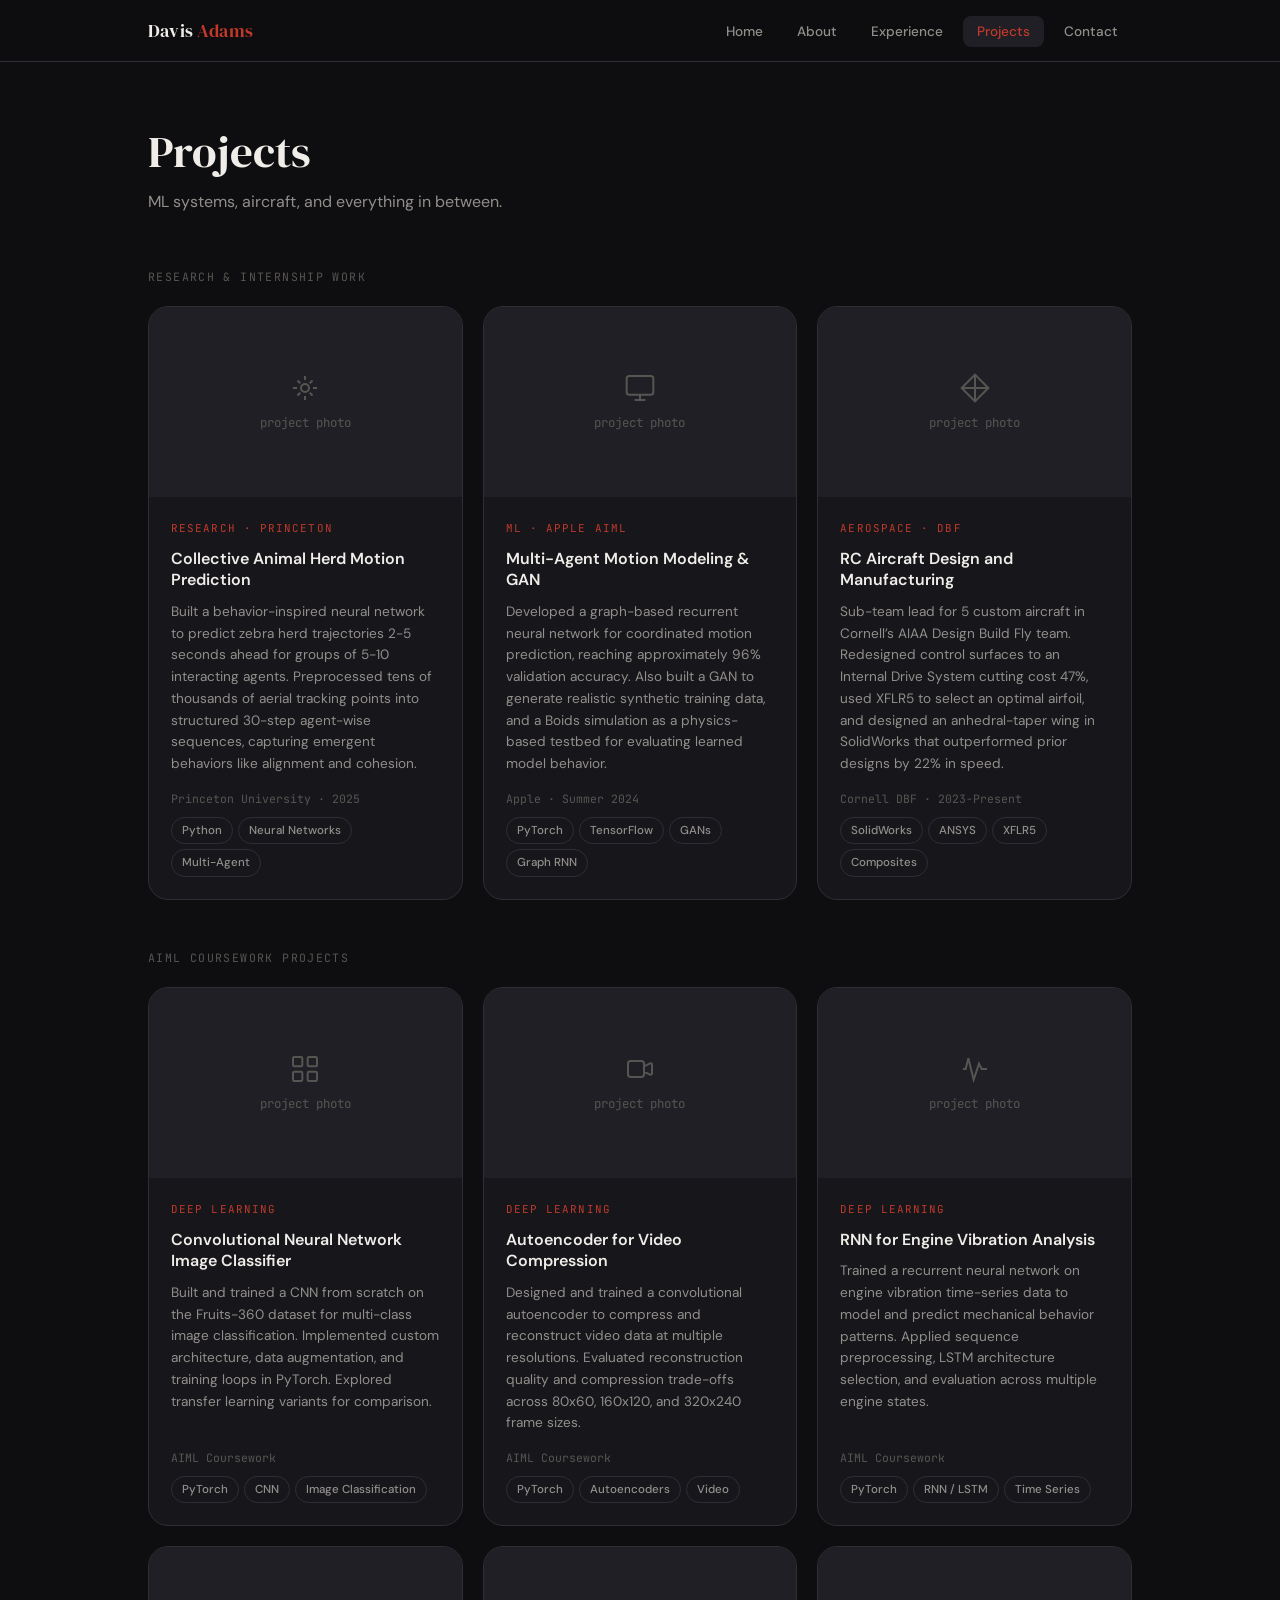
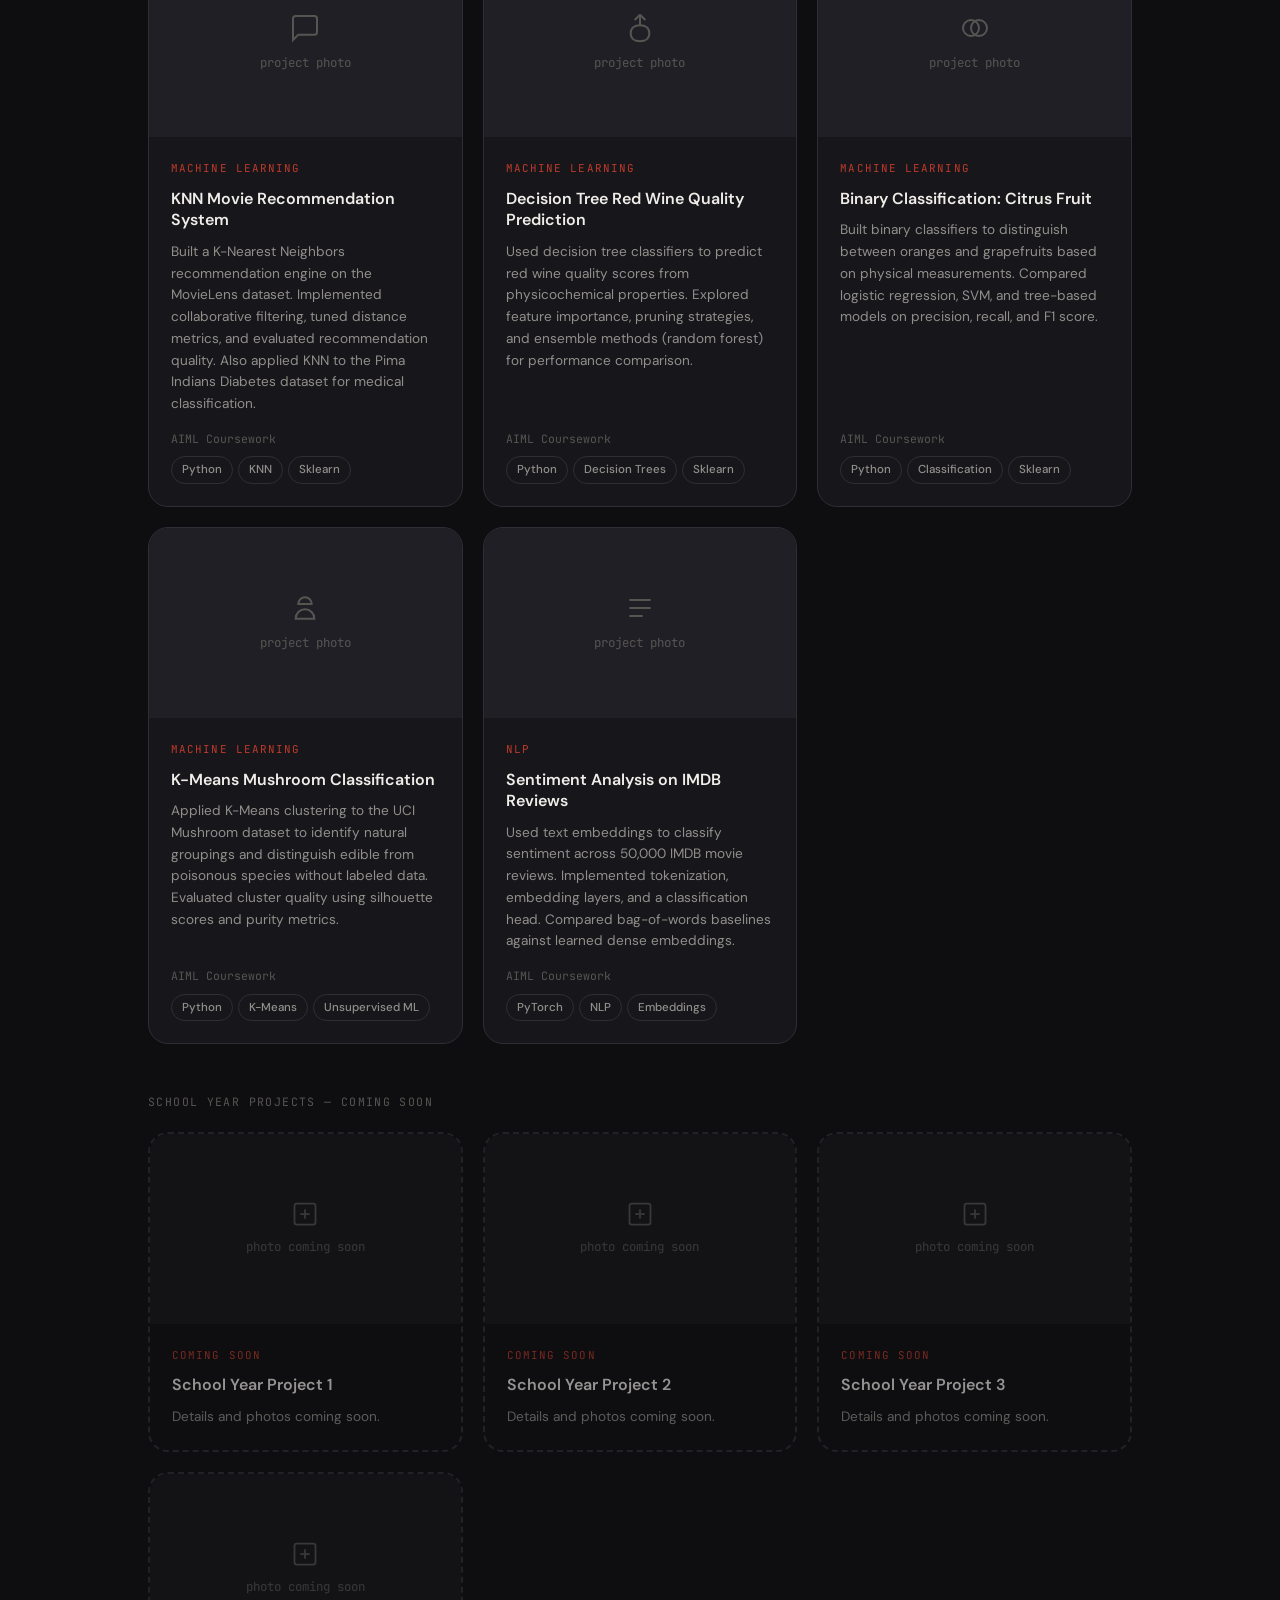
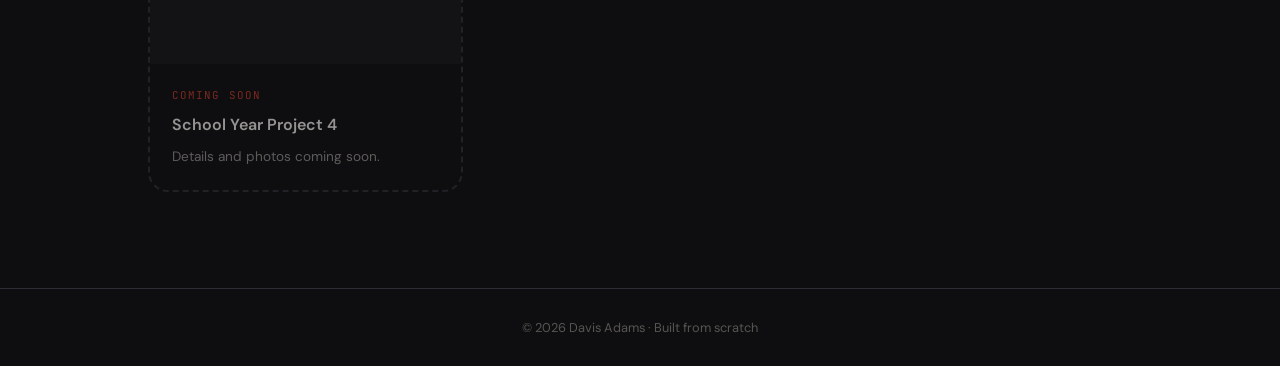
<file: projects.html>
<!DOCTYPE html>
<html lang="en">
<head>
  <meta charset="UTF-8" />
  <meta name="viewport" content="width=device-width, initial-scale=1.0" />
  <title>Projects &mdash; Davis Adams</title>
  <link rel="stylesheet" href="style.css" />
</head>
<body>

  <!-- NAV -->
  <nav class="nav">
    <div class="wrap nav__inner">
      <a class="nav__logo" href="index.html">Davis <span>Adams</span></a>
      <ul class="nav__links" id="nav-links">
        <li><a href="index.html">Home</a></li>
        <li><a href="about.html">About</a></li>
        <li><a href="experience.html">Experience</a></li>
        <li><a href="projects.html" class="active">Projects</a></li>
        <li><a href="contact.html">Contact</a></li>
      </ul>
      <button class="nav__toggle" id="nav-toggle" aria-label="Toggle menu" aria-expanded="false">
        <span></span><span></span><span></span>
      </button>
    </div>
  </nav>

  <!-- PAGE -->
  <main class="page">
    <div class="wrap">

      <h1 class="page-title">Projects</h1>
      <p class="page-subtitle">ML systems, aircraft, and everything in between.</p>

      <!-- ML RESEARCH & INTERNSHIP -->
      <p class="projects-section-label">Research &amp; Internship Work</p>
      <div class="projects-grid">

        <!-- Zebra Herd Neural Net -->
        <div class="proj-card">
          <div class="proj-card__img">
            <div class="img-placeholder" style="height:190px;">
              <svg width="32" height="32" fill="none" stroke="currentColor" stroke-width="1.5" viewBox="0 0 24 24">
                <circle cx="12" cy="12" r="3"/><path d="M3 12h3m12 0h3M12 3v3m0 12v3M6.34 6.34l2.12 2.12m7.08 7.08l2.12 2.12M17.66 6.34l-2.12 2.12M8.46 15.54l-2.12 2.12"/>
              </svg>
              <span>project photo</span>
            </div>
          </div>
          <div class="proj-card__body">
            <p class="proj-card__category">Research &middot; Princeton</p>
            <h3 class="proj-card__title">Collective Animal Herd Motion Prediction</h3>
            <p class="proj-card__desc">
              Built a behavior-inspired neural network to predict zebra herd trajectories
              2-5 seconds ahead for groups of 5-10 interacting agents. Preprocessed tens of
              thousands of aerial tracking points into structured 30-step agent-wise sequences,
              capturing emergent behaviors like alignment and cohesion.
            </p>
            <div class="proj-card__footer">
              <span class="proj-card__where">Princeton University &middot; 2025</span>
              <div class="proj-card__tags">
                <span class="tag">Python</span>
                <span class="tag">Neural Networks</span>
                <span class="tag">Multi-Agent</span>
              </div>
            </div>
          </div>
        </div>

        <!-- Apple GAN -->
        <div class="proj-card">
          <div class="proj-card__img">
            <div class="img-placeholder" style="height:190px;">
              <svg width="32" height="32" fill="none" stroke="currentColor" stroke-width="1.5" viewBox="0 0 24 24">
                <rect x="2" y="3" width="20" height="14" rx="2"/><path d="M8 21h8M12 17v4"/>
              </svg>
              <span>project photo</span>
            </div>
          </div>
          <div class="proj-card__body">
            <p class="proj-card__category">ML &middot; Apple AIML</p>
            <h3 class="proj-card__title">Multi-Agent Motion Modeling &amp; GAN</h3>
            <p class="proj-card__desc">
              Developed a graph-based recurrent neural network for coordinated motion prediction,
              reaching approximately 96% validation accuracy. Also built a GAN to generate
              realistic synthetic training data, and a Boids simulation as a physics-based
              testbed for evaluating learned model behavior.
            </p>
            <div class="proj-card__footer">
              <span class="proj-card__where">Apple &middot; Summer 2024</span>
              <div class="proj-card__tags">
                <span class="tag">PyTorch</span>
                <span class="tag">TensorFlow</span>
                <span class="tag">GANs</span>
                <span class="tag">Graph RNN</span>
              </div>
            </div>
          </div>
        </div>

        <!-- DBF Aircraft -->
        <div class="proj-card">
          <div class="proj-card__img">
            <div class="img-placeholder" style="height:190px;">
              <svg width="32" height="32" fill="none" stroke="currentColor" stroke-width="1.5" viewBox="0 0 24 24">
                <path d="M12 2L2 12l10 10 10-10L12 2z"/><path d="M12 2v20M2 12h20"/>
              </svg>
              <span>project photo</span>
            </div>
          </div>
          <div class="proj-card__body">
            <p class="proj-card__category">Aerospace &middot; DBF</p>
            <h3 class="proj-card__title">RC Aircraft Design and Manufacturing</h3>
            <p class="proj-card__desc">
              Sub-team lead for 5 custom aircraft in Cornell&rsquo;s AIAA Design Build Fly team.
              Redesigned control surfaces to an Internal Drive System cutting cost 47%, used
              XFLR5 to select an optimal airfoil, and designed an anhedral-taper wing in
              SolidWorks that outperformed prior designs by 22% in speed.
            </p>
            <div class="proj-card__footer">
              <span class="proj-card__where">Cornell DBF &middot; 2023-Present</span>
              <div class="proj-card__tags">
                <span class="tag">SolidWorks</span>
                <span class="tag">ANSYS</span>
                <span class="tag">XFLR5</span>
                <span class="tag">Composites</span>
              </div>
            </div>
          </div>
        </div>

      </div>

      <!-- AIML COURSEWORK -->
      <p class="projects-section-label">AIML Coursework Projects</p>
      <div class="projects-grid">

        <!-- CNN Fruits -->
        <div class="proj-card">
          <div class="proj-card__img">
            <div class="img-placeholder" style="height:190px;">
              <svg width="32" height="32" fill="none" stroke="currentColor" stroke-width="1.5" viewBox="0 0 24 24">
                <rect x="3" y="3" width="7" height="7" rx="1"/><rect x="14" y="3" width="7" height="7" rx="1"/><rect x="3" y="14" width="7" height="7" rx="1"/><rect x="14" y="14" width="7" height="7" rx="1"/>
              </svg>
              <span>project photo</span>
            </div>
          </div>
          <div class="proj-card__body">
            <p class="proj-card__category">Deep Learning</p>
            <h3 class="proj-card__title">Convolutional Neural Network Image Classifier</h3>
            <p class="proj-card__desc">
              Built and trained a CNN from scratch on the Fruits-360 dataset for multi-class
              image classification. Implemented custom architecture, data augmentation, and
              training loops in PyTorch. Explored transfer learning variants for comparison.
            </p>
            <div class="proj-card__footer">
              <span class="proj-card__where">AIML Coursework</span>
              <div class="proj-card__tags">
                <span class="tag">PyTorch</span>
                <span class="tag">CNN</span>
                <span class="tag">Image Classification</span>
              </div>
            </div>
          </div>
        </div>

        <!-- Autoencoder Video -->
        <div class="proj-card">
          <div class="proj-card__img">
            <div class="img-placeholder" style="height:190px;">
              <svg width="32" height="32" fill="none" stroke="currentColor" stroke-width="1.5" viewBox="0 0 24 24">
                <path d="M15 10l4.553-2.276A1 1 0 0121 8.723v6.554a1 1 0 01-1.447.894L15 14M3 8a2 2 0 012-2h8a2 2 0 012 2v8a2 2 0 01-2 2H5a2 2 0 01-2-2V8z"/>
              </svg>
              <span>project photo</span>
            </div>
          </div>
          <div class="proj-card__body">
            <p class="proj-card__category">Deep Learning</p>
            <h3 class="proj-card__title">Autoencoder for Video Compression</h3>
            <p class="proj-card__desc">
              Designed and trained a convolutional autoencoder to compress and reconstruct
              video data at multiple resolutions. Evaluated reconstruction quality and
              compression trade-offs across 80x60, 160x120, and 320x240 frame sizes.
            </p>
            <div class="proj-card__footer">
              <span class="proj-card__where">AIML Coursework</span>
              <div class="proj-card__tags">
                <span class="tag">PyTorch</span>
                <span class="tag">Autoencoders</span>
                <span class="tag">Video</span>
              </div>
            </div>
          </div>
        </div>

        <!-- RNN Engine Vibrations -->
        <div class="proj-card">
          <div class="proj-card__img">
            <div class="img-placeholder" style="height:190px;">
              <svg width="32" height="32" fill="none" stroke="currentColor" stroke-width="1.5" viewBox="0 0 24 24">
                <path d="M3 12h2l2-8 4 16 4-12 2 4h4"/>
              </svg>
              <span>project photo</span>
            </div>
          </div>
          <div class="proj-card__body">
            <p class="proj-card__category">Deep Learning</p>
            <h3 class="proj-card__title">RNN for Engine Vibration Analysis</h3>
            <p class="proj-card__desc">
              Trained a recurrent neural network on engine vibration time-series data to
              model and predict mechanical behavior patterns. Applied sequence preprocessing,
              LSTM architecture selection, and evaluation across multiple engine states.
            </p>
            <div class="proj-card__footer">
              <span class="proj-card__where">AIML Coursework</span>
              <div class="proj-card__tags">
                <span class="tag">PyTorch</span>
                <span class="tag">RNN / LSTM</span>
                <span class="tag">Time Series</span>
              </div>
            </div>
          </div>
        </div>

        <!-- KNN Movie Recommendations -->
        <div class="proj-card">
          <div class="proj-card__img">
            <div class="img-placeholder" style="height:190px;">
              <svg width="32" height="32" fill="none" stroke="currentColor" stroke-width="1.5" viewBox="0 0 24 24">
                <path d="M21 15a2 2 0 01-2 2H7l-4 4V5a2 2 0 012-2h14a2 2 0 012 2z"/>
              </svg>
              <span>project photo</span>
            </div>
          </div>
          <div class="proj-card__body">
            <p class="proj-card__category">Machine Learning</p>
            <h3 class="proj-card__title">KNN Movie Recommendation System</h3>
            <p class="proj-card__desc">
              Built a K-Nearest Neighbors recommendation engine on the MovieLens dataset.
              Implemented collaborative filtering, tuned distance metrics, and evaluated
              recommendation quality. Also applied KNN to the Pima Indians Diabetes dataset
              for medical classification.
            </p>
            <div class="proj-card__footer">
              <span class="proj-card__where">AIML Coursework</span>
              <div class="proj-card__tags">
                <span class="tag">Python</span>
                <span class="tag">KNN</span>
                <span class="tag">Sklearn</span>
              </div>
            </div>
          </div>
        </div>

        <!-- Decision Trees Red Wine -->
        <div class="proj-card">
          <div class="proj-card__img">
            <div class="img-placeholder" style="height:190px;">
              <svg width="32" height="32" fill="none" stroke="currentColor" stroke-width="1.5" viewBox="0 0 24 24">
                <path d="M12 2v8M12 2l-4 4M12 2l4 4M12 10c-4 0-7 2-7 6s3 6 7 6 7-2 7-6-3-6-7-6z"/>
              </svg>
              <span>project photo</span>
            </div>
          </div>
          <div class="proj-card__body">
            <p class="proj-card__category">Machine Learning</p>
            <h3 class="proj-card__title">Decision Tree Red Wine Quality Prediction</h3>
            <p class="proj-card__desc">
              Used decision tree classifiers to predict red wine quality scores from
              physicochemical properties. Explored feature importance, pruning strategies,
              and ensemble methods (random forest) for performance comparison.
            </p>
            <div class="proj-card__footer">
              <span class="proj-card__where">AIML Coursework</span>
              <div class="proj-card__tags">
                <span class="tag">Python</span>
                <span class="tag">Decision Trees</span>
                <span class="tag">Sklearn</span>
              </div>
            </div>
          </div>
        </div>

        <!-- Binary Classification Citrus -->
        <div class="proj-card">
          <div class="proj-card__img">
            <div class="img-placeholder" style="height:190px;">
              <svg width="32" height="32" fill="none" stroke="currentColor" stroke-width="1.5" viewBox="0 0 24 24">
                <circle cx="9" cy="12" r="6"/><circle cx="15" cy="12" r="6"/>
              </svg>
              <span>project photo</span>
            </div>
          </div>
          <div class="proj-card__body">
            <p class="proj-card__category">Machine Learning</p>
            <h3 class="proj-card__title">Binary Classification: Citrus Fruit</h3>
            <p class="proj-card__desc">
              Built binary classifiers to distinguish between oranges and grapefruits based on
              physical measurements. Compared logistic regression, SVM, and tree-based models
              on precision, recall, and F1 score.
            </p>
            <div class="proj-card__footer">
              <span class="proj-card__where">AIML Coursework</span>
              <div class="proj-card__tags">
                <span class="tag">Python</span>
                <span class="tag">Classification</span>
                <span class="tag">Sklearn</span>
              </div>
            </div>
          </div>
        </div>

        <!-- K-Means Mushroom -->
        <div class="proj-card">
          <div class="proj-card__img">
            <div class="img-placeholder" style="height:190px;">
              <svg width="32" height="32" fill="none" stroke="currentColor" stroke-width="1.5" viewBox="0 0 24 24">
                <path d="M5 20a7 7 0 0114 0H5z"/><path d="M12 4a5 5 0 015 5H7a5 5 0 015-5z"/>
              </svg>
              <span>project photo</span>
            </div>
          </div>
          <div class="proj-card__body">
            <p class="proj-card__category">Machine Learning</p>
            <h3 class="proj-card__title">K-Means Mushroom Classification</h3>
            <p class="proj-card__desc">
              Applied K-Means clustering to the UCI Mushroom dataset to identify natural
              groupings and distinguish edible from poisonous species without labeled data.
              Evaluated cluster quality using silhouette scores and purity metrics.
            </p>
            <div class="proj-card__footer">
              <span class="proj-card__where">AIML Coursework</span>
              <div class="proj-card__tags">
                <span class="tag">Python</span>
                <span class="tag">K-Means</span>
                <span class="tag">Unsupervised ML</span>
              </div>
            </div>
          </div>
        </div>

        <!-- NLP Embeddings -->
        <div class="proj-card">
          <div class="proj-card__img">
            <div class="img-placeholder" style="height:190px;">
              <svg width="32" height="32" fill="none" stroke="currentColor" stroke-width="1.5" viewBox="0 0 24 24">
                <path d="M4 6h16M4 12h16M4 18h10"/>
              </svg>
              <span>project photo</span>
            </div>
          </div>
          <div class="proj-card__body">
            <p class="proj-card__category">NLP</p>
            <h3 class="proj-card__title">Sentiment Analysis on IMDB Reviews</h3>
            <p class="proj-card__desc">
              Used text embeddings to classify sentiment across 50,000 IMDB movie reviews.
              Implemented tokenization, embedding layers, and a classification head.
              Compared bag-of-words baselines against learned dense embeddings.
            </p>
            <div class="proj-card__footer">
              <span class="proj-card__where">AIML Coursework</span>
              <div class="proj-card__tags">
                <span class="tag">PyTorch</span>
                <span class="tag">NLP</span>
                <span class="tag">Embeddings</span>
              </div>
            </div>
          </div>
        </div>

      </div>

      <!-- SCHOOL YEAR PLACEHOLDERS -->
      <p class="projects-section-label">School Year Projects &mdash; Coming Soon</p>
      <div class="projects-grid">

        <div class="proj-card proj-placeholder">
          <div class="proj-card__img">
            <div class="img-placeholder" style="height:190px;">
              <svg width="28" height="28" fill="none" stroke="currentColor" stroke-width="1.5" viewBox="0 0 24 24">
                <rect x="3" y="3" width="18" height="18" rx="2"/><path d="M12 8v8M8 12h8"/>
              </svg>
              <span>photo coming soon</span>
            </div>
          </div>
          <div class="proj-card__body">
            <p class="proj-card__category">Coming Soon</p>
            <h3 class="proj-card__title">School Year Project 1</h3>
            <p class="proj-card__desc">Details and photos coming soon.</p>
          </div>
        </div>

        <div class="proj-card proj-placeholder">
          <div class="proj-card__img">
            <div class="img-placeholder" style="height:190px;">
              <svg width="28" height="28" fill="none" stroke="currentColor" stroke-width="1.5" viewBox="0 0 24 24">
                <rect x="3" y="3" width="18" height="18" rx="2"/><path d="M12 8v8M8 12h8"/>
              </svg>
              <span>photo coming soon</span>
            </div>
          </div>
          <div class="proj-card__body">
            <p class="proj-card__category">Coming Soon</p>
            <h3 class="proj-card__title">School Year Project 2</h3>
            <p class="proj-card__desc">Details and photos coming soon.</p>
          </div>
        </div>

        <div class="proj-card proj-placeholder">
          <div class="proj-card__img">
            <div class="img-placeholder" style="height:190px;">
              <svg width="28" height="28" fill="none" stroke="currentColor" stroke-width="1.5" viewBox="0 0 24 24">
                <rect x="3" y="3" width="18" height="18" rx="2"/><path d="M12 8v8M8 12h8"/>
              </svg>
              <span>photo coming soon</span>
            </div>
          </div>
          <div class="proj-card__body">
            <p class="proj-card__category">Coming Soon</p>
            <h3 class="proj-card__title">School Year Project 3</h3>
            <p class="proj-card__desc">Details and photos coming soon.</p>
          </div>
        </div>

        <div class="proj-card proj-placeholder">
          <div class="proj-card__img">
            <div class="img-placeholder" style="height:190px;">
              <svg width="28" height="28" fill="none" stroke="currentColor" stroke-width="1.5" viewBox="0 0 24 24">
                <rect x="3" y="3" width="18" height="18" rx="2"/><path d="M12 8v8M8 12h8"/>
              </svg>
              <span>photo coming soon</span>
            </div>
          </div>
          <div class="proj-card__body">
            <p class="proj-card__category">Coming Soon</p>
            <h3 class="proj-card__title">School Year Project 4</h3>
            <p class="proj-card__desc">Details and photos coming soon.</p>
          </div>
        </div>

      </div>

    </div>
  </main>

  <!-- FOOTER -->
  <footer class="footer">
    <div class="wrap">
      &copy; 2026 Davis Adams &middot; Built from scratch
    </div>
  </footer>

  <script src="app.js"></script>
</body>
</html>
</file>
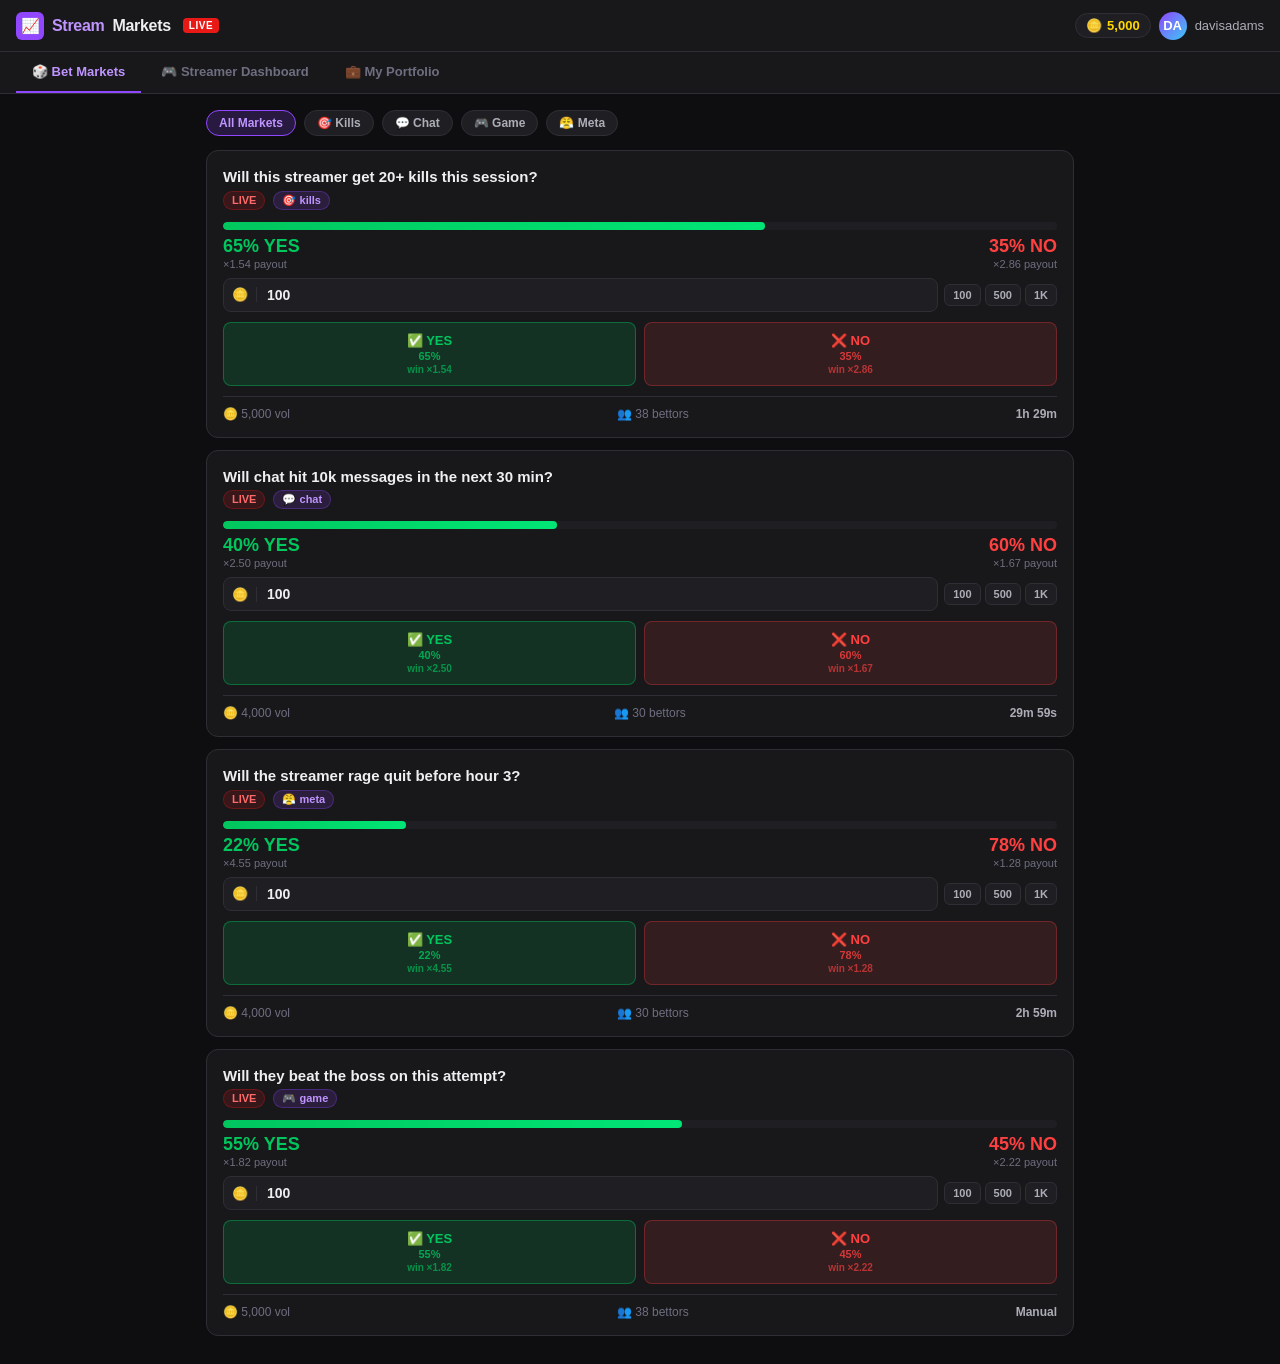
<file: stream_markets.html>
<!DOCTYPE html>
<html lang="en">
<head>
<meta charset="UTF-8">
<meta name="viewport" content="width=device-width, initial-scale=1.0">
<title>StreamMarkets — Live Prediction Markets</title>
<style>
  :root {
    --twitch: #9146FF;
    --twitch-dark: #772CE8;
    --twitch-light: #BF94FF;
    --bg: #0E0E10;
    --bg2: #18181B;
    --bg3: #1F1F23;
    --bg4: #26262C;
    --border: #2E2E35;
    --text: #EFEFF1;
    --text2: #ADADB8;
    --text3: #6E6E80;
    --yes: #00C65E;
    --yes-dark: #009E4A;
    --no: #FF4040;
    --no-dark: #CC2222;
    --gold: #FFD700;
    --radius: 12px;
    --radius-sm: 8px;
  }
  * { box-sizing: border-box; margin: 0; padding: 0; }
  body {
    font-family: -apple-system, BlinkMacSystemFont, 'Inter', 'Segoe UI', sans-serif;
    background: var(--bg);
    color: var(--text);
    min-height: 100vh;
    font-size: 14px;
  }

  /* ── HEADER ── */
  header {
    background: var(--bg2);
    border-bottom: 1px solid var(--border);
    padding: 0 16px;
    display: flex;
    align-items: center;
    gap: 12px;
    height: 52px;
    position: sticky;
    top: 0;
    z-index: 100;
  }
  .logo {
    display: flex; align-items: center; gap: 8px;
    font-weight: 800; font-size: 16px; letter-spacing: -0.3px;
  }
  .logo-icon {
    width: 28px; height: 28px;
    background: var(--twitch);
    border-radius: 6px;
    display: flex; align-items: center; justify-content: center;
    font-size: 15px;
  }
  .logo span { color: var(--twitch-light); }
  .live-badge {
    background: #E91916;
    color: white;
    font-size: 10px;
    font-weight: 700;
    padding: 2px 6px;
    border-radius: 4px;
    letter-spacing: 0.5px;
    animation: pulse-live 2s infinite;
  }
  @keyframes pulse-live {
    0%,100% { opacity: 1; }
    50% { opacity: 0.6; }
  }
  .streamer-info {
    margin-left: auto;
    display: flex; align-items: center; gap: 8px;
    font-size: 13px; color: var(--text2);
  }
  .streamer-avatar {
    width: 28px; height: 28px;
    border-radius: 50%;
    background: linear-gradient(135deg, #9146FF, #3BC8F5);
    display: flex; align-items: center; justify-content: center;
    font-size: 13px; font-weight: 700; color: white;
  }
  .coin-balance {
    background: var(--bg3);
    border: 1px solid var(--border);
    padding: 4px 10px;
    border-radius: 20px;
    display: flex; align-items: center; gap: 5px;
    font-weight: 600;
    color: var(--gold);
    font-size: 13px;
  }
  .coin-balance::before { content: '🪙'; font-size: 13px; }

  /* ── TABS ── */
  .tabs {
    display: flex;
    background: var(--bg2);
    border-bottom: 1px solid var(--border);
    padding: 0 16px;
    gap: 4px;
  }
  .tab {
    padding: 12px 16px;
    cursor: pointer;
    font-weight: 600;
    font-size: 13px;
    color: var(--text3);
    border-bottom: 2px solid transparent;
    transition: all 0.15s;
    white-space: nowrap;
  }
  .tab:hover { color: var(--text2); }
  .tab.active {
    color: var(--twitch-light);
    border-bottom-color: var(--twitch);
  }

  /* ── LAYOUT ── */
  .view { display: none; padding: 16px; max-width: 900px; margin: 0 auto; }
  .view.active { display: block; }

  /* ── CARDS ── */
  .card {
    background: var(--bg2);
    border: 1px solid var(--border);
    border-radius: var(--radius);
    padding: 16px;
    margin-bottom: 12px;
  }
  .card-header {
    display: flex; align-items: flex-start; justify-content: space-between;
    gap: 10px; margin-bottom: 12px;
  }
  .card-title { font-weight: 700; font-size: 15px; line-height: 1.3; }
  .card-meta { display: flex; gap: 8px; flex-wrap: wrap; margin-top: 4px; }
  .tag {
    font-size: 11px;
    padding: 2px 8px;
    border-radius: 20px;
    font-weight: 600;
    background: var(--bg3);
    color: var(--text2);
    border: 1px solid var(--border);
  }
  .tag.live { background: rgba(233,25,22,0.15); color: #FF6B6B; border-color: rgba(233,25,22,0.3); }
  .tag.resolved { background: rgba(0,198,94,0.12); color: var(--yes); border-color: rgba(0,198,94,0.25); }
  .tag.category { background: rgba(145,70,255,0.15); color: var(--twitch-light); border-color: rgba(145,70,255,0.3); }

  /* ── ODDS BAR ── */
  .odds-bar-wrap { margin: 12px 0 8px; }
  .odds-bar {
    height: 8px;
    border-radius: 4px;
    background: var(--bg3);
    overflow: hidden;
    position: relative;
  }
  .odds-bar-fill {
    height: 100%;
    background: linear-gradient(90deg, var(--yes), #00E676);
    border-radius: 4px;
    transition: width 0.5s cubic-bezier(0.4,0,0.2,1);
  }
  .odds-labels {
    display: flex; justify-content: space-between; align-items: center;
    margin-top: 6px;
  }
  .odds-yes { color: var(--yes); font-weight: 700; font-size: 18px; }
  .odds-no { color: var(--no); font-weight: 700; font-size: 18px; }
  .odds-payout { color: var(--text3); font-size: 11px; margin-top: 1px; }

  /* ── BET BUTTONS ── */
  .bet-row {
    display: grid; grid-template-columns: 1fr 1fr; gap: 8px; margin-top: 10px;
  }
  .bet-btn {
    border: none; border-radius: var(--radius-sm);
    padding: 10px 12px; cursor: pointer;
    font-weight: 700; font-size: 13px;
    transition: all 0.15s; display: flex; flex-direction: column;
    align-items: center; gap: 2px;
    position: relative; overflow: hidden;
  }
  .bet-btn::after {
    content: '';
    position: absolute; inset: 0;
    background: white; opacity: 0;
    transition: opacity 0.1s;
  }
  .bet-btn:active::after { opacity: 0.1; }
  .bet-btn-yes {
    background: rgba(0,198,94,0.15);
    border: 1.5px solid rgba(0,198,94,0.4);
    color: var(--yes);
  }
  .bet-btn-yes:hover {
    background: rgba(0,198,94,0.25);
    border-color: var(--yes);
    transform: translateY(-1px);
    box-shadow: 0 4px 12px rgba(0,198,94,0.2);
  }
  .bet-btn-no {
    background: rgba(255,64,64,0.12);
    border: 1.5px solid rgba(255,64,64,0.3);
    color: var(--no);
  }
  .bet-btn-no:hover {
    background: rgba(255,64,64,0.22);
    border-color: var(--no);
    transform: translateY(-1px);
    box-shadow: 0 4px 12px rgba(255,64,64,0.2);
  }
  .bet-btn .btn-label { font-size: 13px; font-weight: 800; }
  .bet-btn .btn-odds { font-size: 11px; opacity: 0.8; }
  .bet-btn .btn-payout { font-size: 10px; opacity: 0.65; }
  .bet-btn.has-position { border-width: 2px; }
  .bet-btn-yes.has-position { border-color: var(--yes); box-shadow: 0 0 0 1px rgba(0,198,94,0.3) inset; }
  .bet-btn-no.has-position { border-color: var(--no); box-shadow: 0 0 0 1px rgba(255,64,64,0.3) inset; }

  /* ── BET AMOUNT ── */
  .bet-amount-row {
    display: flex; gap: 6px; margin-top: 8px; align-items: center;
  }
  .bet-input-wrap {
    flex: 1; display: flex; align-items: center;
    background: var(--bg3); border: 1px solid var(--border);
    border-radius: var(--radius-sm); overflow: hidden;
    transition: border-color 0.15s;
  }
  .bet-input-wrap:focus-within { border-color: var(--twitch); }
  .bet-input-prefix {
    padding: 0 8px; color: var(--gold); font-size: 13px; font-weight: 600;
    border-right: 1px solid var(--border);
  }
  .bet-input {
    background: none; border: none; outline: none;
    color: var(--text); font-size: 14px; font-weight: 600;
    padding: 8px 10px; width: 100%;
  }
  .quick-amounts { display: flex; gap: 4px; }
  .quick-btn {
    background: var(--bg3); border: 1px solid var(--border);
    color: var(--text2); font-size: 11px; font-weight: 600;
    padding: 4px 8px; border-radius: 6px; cursor: pointer;
    transition: all 0.12s;
  }
  .quick-btn:hover { border-color: var(--twitch); color: var(--twitch-light); }

  /* ── POSITION BADGE ── */
  .position-badge {
    display: flex; align-items: center; gap: 6px;
    background: var(--bg3); border: 1px solid var(--border);
    border-radius: 6px; padding: 5px 10px; margin-top: 8px;
    font-size: 12px;
  }
  .position-badge .pos-side { font-weight: 700; }
  .position-badge .pos-side.yes { color: var(--yes); }
  .position-badge .pos-side.no { color: var(--no); }
  .position-badge .pos-amount { color: var(--text2); }
  .position-badge .pos-pnl { margin-left: auto; font-weight: 700; }
  .position-badge .pos-pnl.green { color: var(--yes); }
  .position-badge .pos-pnl.red { color: var(--no); }

  /* ── VOLUME / TIMER ── */
  .market-footer {
    display: flex; justify-content: space-between; align-items: center;
    margin-top: 10px; padding-top: 10px;
    border-top: 1px solid var(--border);
    font-size: 12px; color: var(--text3);
  }
  .vol-item { display: flex; align-items: center; gap: 4px; }
  .timer { font-variant-numeric: tabular-nums; font-weight: 600; color: var(--text2); }
  .timer.urgent { color: #FF9A00; animation: pulse-timer 1s infinite; }
  @keyframes pulse-timer { 0%,100%{opacity:1} 50%{opacity:0.5} }

  /* ── ODDS FLASH ── */
  @keyframes flash-yes { 0%{background:rgba(0,198,94,0.3)} 100%{background:transparent} }
  @keyframes flash-no { 0%{background:rgba(255,64,64,0.2)} 100%{background:transparent} }
  .flash-yes { animation: flash-yes 0.6s ease-out; }
  .flash-no { animation: flash-no 0.6s ease-out; }

  /* ── STREAMER DASHBOARD ── */
  .section-title {
    font-size: 16px; font-weight: 800; margin-bottom: 12px;
    display: flex; align-items: center; gap: 8px;
  }
  .section-title .count {
    background: var(--twitch); color: white;
    font-size: 11px; padding: 2px 7px; border-radius: 20px;
  }
  .create-form { display: flex; flex-direction: column; gap: 10px; }
  .form-row { display: flex; gap: 10px; flex-wrap: wrap; }
  .form-group { display: flex; flex-direction: column; gap: 5px; flex: 1; min-width: 140px; }
  .form-label { font-size: 12px; font-weight: 600; color: var(--text2); }
  .form-input, .form-select {
    background: var(--bg3); border: 1px solid var(--border);
    color: var(--text); font-size: 14px;
    padding: 9px 12px; border-radius: var(--radius-sm);
    outline: none; transition: border-color 0.15s;
    width: 100%;
  }
  .form-input:focus, .form-select:focus { border-color: var(--twitch); }
  .form-select option { background: var(--bg3); }
  .btn-primary {
    background: var(--twitch); color: white;
    border: none; border-radius: var(--radius-sm);
    padding: 10px 18px; font-size: 14px; font-weight: 700;
    cursor: pointer; transition: all 0.15s;
    display: flex; align-items: center; gap: 6px;
  }
  .btn-primary:hover { background: var(--twitch-dark); transform: translateY(-1px); box-shadow: 0 4px 12px rgba(145,70,255,0.4); }
  .btn-resolve {
    background: rgba(0,198,94,0.12);
    border: 1.5px solid rgba(0,198,94,0.35);
    color: var(--yes); border-radius: var(--radius-sm);
    padding: 6px 12px; font-size: 12px; font-weight: 700;
    cursor: pointer; transition: all 0.15s;
  }
  .btn-resolve:hover { background: rgba(0,198,94,0.22); }

  /* ── DASHBOARD CARDS ── */
  .market-dash-card {
    background: var(--bg2); border: 1px solid var(--border);
    border-radius: var(--radius); overflow: hidden;
    margin-bottom: 10px;
  }
  .market-dash-header {
    padding: 12px 14px 10px;
    display: flex; gap: 10px; align-items: flex-start;
    border-bottom: 1px solid var(--border);
  }
  .market-dash-body { padding: 10px 14px 12px; }
  .stat-row {
    display: flex; gap: 14px; flex-wrap: wrap;
    font-size: 12px; color: var(--text2);
  }
  .stat { display: flex; flex-direction: column; gap: 2px; }
  .stat-val { font-size: 16px; font-weight: 700; color: var(--text); }
  .stat-val.yes-col { color: var(--yes); }
  .stat-val.no-col { color: var(--no); }
  .dash-actions { display: flex; gap: 6px; margin-top: 10px; }

  /* ── PORTFOLIO ── */
  .portfolio-stats {
    display: grid; grid-template-columns: repeat(3, 1fr); gap: 8px;
    margin-bottom: 16px;
  }
  .pstat {
    background: var(--bg2); border: 1px solid var(--border);
    border-radius: var(--radius-sm); padding: 12px;
    text-align: center;
  }
  .pstat-val { font-size: 20px; font-weight: 800; color: var(--text); }
  .pstat-label { font-size: 11px; color: var(--text3); margin-top: 3px; }
  .pstat-val.green { color: var(--yes); }
  .pstat-val.red { color: var(--no); }
  .pstat-val.gold { color: var(--gold); }

  /* ── ACTIVITY FEED ── */
  .feed {
    background: var(--bg2); border: 1px solid var(--border);
    border-radius: var(--radius); overflow: hidden;
    max-height: 200px;
  }
  .feed-header {
    padding: 10px 14px; border-bottom: 1px solid var(--border);
    font-size: 12px; font-weight: 700; color: var(--text2);
    display: flex; align-items: center; gap: 6px;
  }
  .feed-dot { width: 6px; height: 6px; border-radius: 50%; background: var(--yes); animation: pulse-live 1.5s infinite; }
  .feed-list { overflow-y: auto; max-height: 150px; }
  .feed-item {
    padding: 7px 14px; font-size: 12px; color: var(--text2);
    border-bottom: 1px solid var(--border);
    display: flex; gap: 8px; align-items: center;
    animation: slide-in 0.3s ease-out;
  }
  .feed-item:last-child { border-bottom: none; }
  @keyframes slide-in { from{opacity:0;transform:translateY(-8px)} to{opacity:1;transform:translateY(0)} }
  .feed-side { font-weight: 700; }
  .feed-side.yes { color: var(--yes); }
  .feed-side.no { color: var(--no); }
  .feed-amount { color: var(--gold); font-weight: 600; }
  .feed-time { margin-left: auto; color: var(--text3); font-size: 11px; white-space: nowrap; }

  /* ── SCROLLBAR ── */
  ::-webkit-scrollbar { width: 6px; height: 6px; }
  ::-webkit-scrollbar-track { background: var(--bg2); }
  ::-webkit-scrollbar-thumb { background: var(--border); border-radius: 3px; }
  ::-webkit-scrollbar-thumb:hover { background: var(--text3); }

  /* ── TOAST ── */
  .toast-container { position: fixed; bottom: 20px; right: 20px; z-index: 9999; display: flex; flex-direction: column; gap: 8px; }
  .toast {
    background: var(--bg3); border: 1px solid var(--border);
    border-radius: var(--radius-sm); padding: 10px 14px;
    font-size: 13px; font-weight: 600;
    box-shadow: 0 8px 24px rgba(0,0,0,0.5);
    animation: toast-in 0.25s ease-out;
    display: flex; align-items: center; gap: 8px;
    max-width: 300px;
  }
  @keyframes toast-in { from{opacity:0;transform:translateX(20px)} to{opacity:1;transform:translateX(0)} }
  .toast-out { animation: toast-out 0.25s ease-in forwards; }
  @keyframes toast-out { to{opacity:0;transform:translateX(20px)} }
  .toast.success { border-left: 3px solid var(--yes); }
  .toast.error { border-left: 3px solid var(--no); }
  .toast.info { border-left: 3px solid var(--twitch); }

  /* ── RESOLVE MODAL ── */
  .modal-overlay {
    display: none; position: fixed; inset: 0;
    background: rgba(0,0,0,0.75); z-index: 200;
    align-items: center; justify-content: center;
    backdrop-filter: blur(4px);
  }
  .modal-overlay.open { display: flex; }
  .modal {
    background: var(--bg2); border: 1px solid var(--border);
    border-radius: var(--radius); padding: 24px; width: 340px;
    box-shadow: 0 20px 60px rgba(0,0,0,0.8);
    animation: modal-in 0.2s ease-out;
  }
  @keyframes modal-in { from{opacity:0;transform:scale(0.95)} to{opacity:1;transform:scale(1)} }
  .modal-title { font-size: 16px; font-weight: 800; margin-bottom: 6px; }
  .modal-q { color: var(--text2); font-size: 13px; margin-bottom: 18px; line-height: 1.4; }
  .modal-actions { display: flex; flex-direction: column; gap: 8px; }
  .modal-btn {
    padding: 11px; border-radius: var(--radius-sm);
    font-size: 14px; font-weight: 700; cursor: pointer;
    border: none; transition: all 0.15s;
  }
  .modal-btn-yes { background: var(--yes); color: #000; }
  .modal-btn-yes:hover { background: var(--yes-dark); transform: translateY(-1px); }
  .modal-btn-no { background: var(--no); color: white; }
  .modal-btn-no:hover { background: var(--no-dark); transform: translateY(-1px); }
  .modal-btn-cancel { background: var(--bg3); color: var(--text2); border: 1px solid var(--border); }
  .modal-btn-cancel:hover { border-color: var(--text3); color: var(--text); }

  /* ── EMPTY STATE ── */
  .empty {
    text-align: center; padding: 40px 20px; color: var(--text3);
  }
  .empty-icon { font-size: 36px; margin-bottom: 10px; }

  /* ── FILTER CHIPS ── */
  .filter-row { display: flex; gap: 8px; margin-bottom: 14px; flex-wrap: wrap; }
  .filter-chip {
    padding: 5px 12px; border-radius: 20px; font-size: 12px; font-weight: 600;
    cursor: pointer; border: 1px solid var(--border);
    background: var(--bg3); color: var(--text2); transition: all 0.12s;
  }
  .filter-chip.active, .filter-chip:hover {
    background: rgba(145,70,255,0.2); border-color: var(--twitch);
    color: var(--twitch-light);
  }

  /* ── RESPONSIVE ── */
  @media (max-width: 600px) {
    .streamer-info .streamer-name { display: none; }
    .portfolio-stats { grid-template-columns: 1fr 1fr; }
    .odds-yes, .odds-no { font-size: 16px; }
    .form-row { flex-direction: column; }
  }
</style>
</head>
<body>

<!-- HEADER -->
<header>
  <div class="logo">
    <div class="logo-icon">📈</div>
    <span>Stream</span>Markets
  </div>
  <div class="live-badge">LIVE</div>
  <div class="streamer-info">
    <div class="coin-balance" id="balanceDisplay">5,000</div>
    <div class="streamer-avatar">DA</div>
    <span class="streamer-name" style="color:var(--text2);font-size:13px">davisadams</span>
  </div>
</header>

<!-- TABS -->
<div class="tabs">
  <div class="tab active" onclick="switchTab('viewer')">🎲 Bet Markets</div>
  <div class="tab" onclick="switchTab('dashboard')">🎮 Streamer Dashboard</div>
  <div class="tab" onclick="switchTab('portfolio')">💼 My Portfolio</div>
</div>

<!-- ═══════════════ VIEWER VIEW ═══════════════ -->
<div id="tab-viewer" class="view active">
  <div class="filter-row">
    <div class="filter-chip active" onclick="filterMarkets(this,'all')">All Markets</div>
    <div class="filter-chip" onclick="filterMarkets(this,'kills')">🎯 Kills</div>
    <div class="filter-chip" onclick="filterMarkets(this,'chat')">💬 Chat</div>
    <div class="filter-chip" onclick="filterMarkets(this,'game')">🎮 Game</div>
    <div class="filter-chip" onclick="filterMarkets(this,'meta')">😤 Meta</div>
  </div>
  <div id="viewer-markets"></div>
</div>

<!-- ═══════════════ STREAMER DASHBOARD ═══════════════ -->
<div id="tab-dashboard" class="view">
  <div class="card" style="border-color: rgba(145,70,255,0.4); background: linear-gradient(135deg, var(--bg2), rgba(145,70,255,0.05));">
    <div class="section-title">✨ Create New Market</div>
    <div class="create-form">
      <div class="form-group">
        <div class="form-label">Market Question</div>
        <input class="form-input" id="newQuestion" placeholder="Will the streamer get 20+ kills this session?" />
      </div>
      <div class="form-row">
        <div class="form-group">
          <div class="form-label">Starting YES% (1–99)</div>
          <input class="form-input" id="newYesOdds" type="number" min="1" max="99" value="50" />
        </div>
        <div class="form-group">
          <div class="form-label">Expiry</div>
          <select class="form-select" id="newExpiry">
            <option value="stream">End of stream</option>
            <option value="30min">30 minutes</option>
            <option value="1hr">1 hour</option>
            <option value="2hr">2 hours</option>
            <option value="manual">Manual resolve</option>
          </select>
        </div>
        <div class="form-group">
          <div class="form-label">Category</div>
          <select class="form-select" id="newCategory">
            <option value="kills">🎯 Kills</option>
            <option value="chat">💬 Chat</option>
            <option value="game">🎮 Game</option>
            <option value="meta">😤 Meta</option>
          </select>
        </div>
      </div>
      <div>
        <button class="btn-primary" onclick="createMarket()">🚀 Launch Market</button>
      </div>
    </div>
  </div>

  <div class="section-title">
    🔥 Active Markets
    <span class="count" id="activeCount">0</span>
  </div>
  <div id="dashboard-markets"></div>
</div>

<!-- ═══════════════ PORTFOLIO VIEW ═══════════════ -->
<div id="tab-portfolio" class="view">
  <div class="portfolio-stats">
    <div class="pstat">
      <div class="pstat-val gold" id="pf-balance">5,000</div>
      <div class="pstat-label">🪙 Balance</div>
    </div>
    <div class="pstat">
      <div class="pstat-val" id="pf-positions">0</div>
      <div class="pstat-label">📊 Open Positions</div>
    </div>
    <div class="pstat">
      <div class="pstat-val green" id="pf-pnl">+0</div>
      <div class="pstat-label">💰 Unrealized P&L</div>
    </div>
  </div>

  <div class="section-title">📊 Open Positions</div>
  <div id="portfolio-positions"></div>

  <div class="section-title" style="margin-top:18px">📜 Live Activity Feed</div>
  <div class="feed">
    <div class="feed-header"><div class="feed-dot"></div> Stream Activity</div>
    <div class="feed-list" id="activity-feed"></div>
  </div>
</div>

<!-- RESOLVE MODAL -->
<div class="modal-overlay" id="resolveModal">
  <div class="modal">
    <div class="modal-title">⚖️ Resolve Market</div>
    <div class="modal-q" id="modalQuestion"></div>
    <div class="modal-actions">
      <button class="modal-btn modal-btn-yes" onclick="confirmResolve('YES')">✅ Resolve YES</button>
      <button class="modal-btn modal-btn-no" onclick="confirmResolve('NO')">❌ Resolve NO</button>
      <button class="modal-btn modal-btn-cancel" onclick="closeModal()">Cancel</button>
    </div>
  </div>
</div>

<!-- TOASTS -->
<div class="toast-container" id="toastContainer"></div>

<script>
// ═══════════════════════════════════════════════
// STATE
// ═══════════════════════════════════════════════
let balance = 5000;
let totalPnl = 0;
let resolveTargetId = null;
let currentFilter = 'all';

const catEmoji = { kills: '🎯', chat: '💬', game: '🎮', meta: '😤' };
const AMM_IMPACT = 0.006;

let markets = [
  {
    id: 1, category: 'kills',
    question: 'Will this streamer get 20+ kills this session?',
    yesPool: 3250, noPool: 1750,
    expiry: 'stream', timeLeft: 5400,
    resolved: false, resolvedOutcome: null, bets: []
  },
  {
    id: 2, category: 'chat',
    question: 'Will chat hit 10k messages in the next 30 min?',
    yesPool: 1600, noPool: 2400,
    expiry: '30min', timeLeft: 1800,
    resolved: false, resolvedOutcome: null, bets: []
  },
  {
    id: 3, category: 'meta',
    question: 'Will the streamer rage quit before hour 3?',
    yesPool: 880, noPool: 3120,
    expiry: '3hr', timeLeft: 10800,
    resolved: false, resolvedOutcome: null, bets: []
  },
  {
    id: 4, category: 'game',
    question: 'Will they beat the boss on this attempt?',
    yesPool: 2750, noPool: 2250,
    expiry: 'manual', timeLeft: null,
    resolved: false, resolvedOutcome: null, bets: []
  }
];

let feedItems = [];
const FAKE_NAMES = ['xXSlayer99', 'chat_goblin', 'pogchamp3k', 'NightOwl_TV', 'lurker2099', 'frost_byte_', 'QueuePopper', 'vibecheck_', 'SteelFoxTTV', 'noclipmode', 'BabyRageTV', 'monkaS_fan'];

// ═══════════════════════════════════════════════
// AMM MATH
// ═══════════════════════════════════════════════
function getYesOdds(m) {
  const total = m.yesPool + m.noPool;
  return Math.round((m.yesPool / total) * 100);
}
function getNoOdds(m) { return 100 - getYesOdds(m); }
function getPayout(m, side) {
  const odds = side === 'YES' ? getYesOdds(m) : getNoOdds(m);
  return (100 / Math.max(1, odds)).toFixed(2);
}
function applyBet(m, side, amount) {
  const impact = amount * AMM_IMPACT;
  if (side === 'YES') {
    m.yesPool += amount;
    m.noPool = Math.max(100, m.noPool - impact * 0.25);
  } else {
    m.noPool += amount;
    m.yesPool = Math.max(100, m.yesPool - impact * 0.25);
  }
}

// ═══════════════════════════════════════════════
// FORMATTING
// ═══════════════════════════════════════════════
function fmtNum(n) { return Math.round(n).toLocaleString(); }
function fmtTimer(s) {
  if (s === null) return 'Manual';
  if (s <= 0) return 'Expired';
  const h = Math.floor(s / 3600);
  const m = Math.floor((s % 3600) / 60);
  const sec = s % 60;
  if (h > 0) return h + 'h ' + m + 'm';
  if (m > 0) return m + 'm ' + sec + 's';
  return sec + 's';
}
function fmtVol(m) { return fmtNum(m.yesPool + m.noPool); }

// ═══════════════════════════════════════════════
// RENDER: VIEWER
// ═══════════════════════════════════════════════
function renderViewer() {
  const container = document.getElementById('viewer-markets');
  const visible = markets.filter(m => !m.resolved && (currentFilter === 'all' || m.category === currentFilter));
  if (visible.length === 0) {
    container.innerHTML = '<div class="empty"><div class="empty-icon">🔮</div><div>No active markets in this category</div></div>';
    return;
  }
  container.innerHTML = visible.map(m => buildMarketCard(m)).join('');
}

function buildMarketCard(m) {
  const yp = getYesOdds(m);
  const np = getNoOdds(m);
  const pyYes = getPayout(m, 'YES');
  const pyNo = getPayout(m, 'NO');
  const vol = fmtVol(m);
  const timer = m.timeLeft !== null ? fmtTimer(m.timeLeft) : 'Manual';
  const urgent = m.timeLeft !== null && m.timeLeft < 300;
  const myYesBet = m.bets.filter(b => b.side === 'YES').reduce((a,b) => a+b.amount, 0);
  const myNoBet = m.bets.filter(b => b.side === 'NO').reduce((a,b) => a+b.amount, 0);

  let positionHTML = '';
  if (myYesBet > 0 || myNoBet > 0) {
    const side = myYesBet >= myNoBet ? 'YES' : 'NO';
    const amt = side === 'YES' ? myYesBet : myNoBet;
    const odds = side === 'YES' ? yp : np;
    const potWin = Math.round(amt * (100 / Math.max(1, odds)));
    const pnl = potWin - amt;
    positionHTML = '<div class="position-badge">' +
      '<span class="pos-side ' + side.toLowerCase() + '">' + side + '</span>' +
      '<span class="pos-amount">🪙 ' + fmtNum(amt) + ' staked</span>' +
      '<span class="pos-pnl ' + (pnl >= 0 ? 'green' : 'red') + '">' + (pnl >= 0 ? '+' : '') + fmtNum(pnl) + ' est.</span>' +
      '</div>';
  }

  return '<div class="card" id="card-' + m.id + '" data-cat="' + m.category + '">' +
    '<div class="card-header"><div>' +
    '<div class="card-title">' + m.question + '</div>' +
    '<div class="card-meta">' +
    '<span class="tag live">LIVE</span>' +
    '<span class="tag category">' + catEmoji[m.category] + ' ' + m.category + '</span>' +
    '</div></div></div>' +

    '<div class="odds-bar-wrap">' +
    '<div class="odds-bar"><div class="odds-bar-fill" id="bar-' + m.id + '" style="width:' + yp + '%"></div></div>' +
    '<div class="odds-labels">' +
    '<div><div class="odds-yes" id="yes-pct-' + m.id + '">' + yp + '% YES</div>' +
    '<div class="odds-payout" id="yes-pay-' + m.id + '">×' + pyYes + ' payout</div></div>' +
    '<div style="text-align:right"><div class="odds-no" id="no-pct-' + m.id + '">' + np + '% NO</div>' +
    '<div class="odds-payout" style="text-align:right" id="no-pay-' + m.id + '">×' + pyNo + ' payout</div></div>' +
    '</div></div>' +

    '<div class="bet-amount-row">' +
    '<div class="bet-input-wrap">' +
    '<span class="bet-input-prefix">🪙</span>' +
    '<input class="bet-input" id="amount-' + m.id + '" type="number" value="100" min="10" placeholder="100" />' +
    '</div>' +
    '<div class="quick-amounts">' +
    '<button class="quick-btn" onclick="setAmount(' + m.id + ',100)">100</button>' +
    '<button class="quick-btn" onclick="setAmount(' + m.id + ',500)">500</button>' +
    '<button class="quick-btn" onclick="setAmount(' + m.id + ',1000)">1K</button>' +
    '</div></div>' +

    '<div class="bet-row">' +
    '<button class="bet-btn bet-btn-yes' + (myYesBet > 0 ? ' has-position' : '') + '" onclick="placeBet(' + m.id + ',\'YES\')" id="btn-yes-' + m.id + '">' +
    '<span class="btn-label">✅ YES</span>' +
    '<span class="btn-odds" id="btn-yes-odds-' + m.id + '">' + yp + '%</span>' +
    '<span class="btn-payout" id="btn-yes-pay-' + m.id + '">win ×' + pyYes + '</span>' +
    '</button>' +
    '<button class="bet-btn bet-btn-no' + (myNoBet > 0 ? ' has-position' : '') + '" onclick="placeBet(' + m.id + ',\'NO\')" id="btn-no-' + m.id + '">' +
    '<span class="btn-label">❌ NO</span>' +
    '<span class="btn-odds" id="btn-no-odds-' + m.id + '">' + np + '%</span>' +
    '<span class="btn-payout" id="btn-no-pay-' + m.id + '">win ×' + pyNo + '</span>' +
    '</button></div>' +

    positionHTML +

    '<div class="market-footer">' +
    '<div class="vol-item">🪙 ' + vol + ' vol</div>' +
    '<div class="vol-item">👥 ' + Math.floor((m.yesPool + m.noPool) / 130) + ' bettors</div>' +
    '<div class="timer' + (urgent ? ' urgent' : '') + '" id="timer-' + m.id + '">' + timer + '</div>' +
    '</div></div>';
}

// ═══════════════════════════════════════════════
// RENDER: DASHBOARD
// ═══════════════════════════════════════════════
function renderDashboard() {
  const active = markets.filter(m => !m.resolved);
  document.getElementById('activeCount').textContent = active.length;
  const container = document.getElementById('dashboard-markets');
  if (active.length === 0) {
    container.innerHTML = '<div class="empty"><div class="empty-icon">🎯</div><div>No active markets — create one above!</div></div>';
    return;
  }
  container.innerHTML = active.map(function(m) {
    const yp = getYesOdds(m);
    const np = getNoOdds(m);
    const vol = fmtVol(m);
    const timer = m.timeLeft !== null ? fmtTimer(m.timeLeft) : 'Manual';
    return '<div class="market-dash-card">' +
      '<div class="market-dash-header"><div style="flex:1">' +
      '<div style="font-weight:700;font-size:14px;margin-bottom:4px">' + m.question + '</div>' +
      '<div class="card-meta">' +
      '<span class="tag live">LIVE</span>' +
      '<span class="tag category">' + catEmoji[m.category] + ' ' + m.category + '</span>' +
      '<span class="tag">' + timer + '</span>' +
      '</div></div></div>' +
      '<div class="market-dash-body">' +
      '<div class="stat-row">' +
      '<div class="stat"><div class="stat-val yes-col">' + yp + '%</div><div>YES</div></div>' +
      '<div class="stat"><div class="stat-val no-col">' + np + '%</div><div>NO</div></div>' +
      '<div class="stat"><div class="stat-val">🪙 ' + vol + '</div><div>Volume</div></div>' +
      '<div class="stat"><div class="stat-val">' + Math.floor((m.yesPool + m.noPool) / 130) + '</div><div>Bettors</div></div>' +
      '</div>' +
      '<div class="dash-actions"><button class="btn-resolve" onclick="openResolveModal(' + m.id + ')">⚖️ Resolve Market</button></div>' +
      '</div></div>';
  }).join('');
}

// ═══════════════════════════════════════════════
// RENDER: PORTFOLIO
// ═══════════════════════════════════════════════
function renderPortfolio() {
  document.getElementById('pf-balance').textContent = fmtNum(balance);
  const positions = [];
  markets.forEach(function(m) {
    const yesAmt = m.bets.filter(b => b.side === 'YES').reduce((a,b) => a+b.amount, 0);
    const noAmt  = m.bets.filter(b => b.side === 'NO').reduce((a,b) => a+b.amount, 0);
    if (yesAmt > 0) positions.push({market: m, side: 'YES', amount: yesAmt});
    if (noAmt  > 0) positions.push({market: m, side: 'NO',  amount: noAmt});
  });
  document.getElementById('pf-positions').textContent = positions.length;

  let unrealPnl = 0;
  positions.forEach(function(p) {
    const odds = p.side === 'YES' ? getYesOdds(p.market) : getNoOdds(p.market);
    unrealPnl += Math.round(p.amount * (100 / Math.max(1, odds))) - p.amount;
  });
  const totalDisplay = totalPnl + unrealPnl;
  const pnlEl = document.getElementById('pf-pnl');
  pnlEl.textContent = (totalDisplay >= 0 ? '+' : '') + fmtNum(totalDisplay);
  pnlEl.className = 'pstat-val ' + (totalDisplay >= 0 ? 'green' : 'red');

  const posContainer = document.getElementById('portfolio-positions');
  if (positions.length === 0) {
    posContainer.innerHTML = '<div class="empty"><div class="empty-icon">💼</div><div>No open positions yet — place some bets!</div></div>';
  } else {
    posContainer.innerHTML = positions.map(function(p) {
      const odds = p.side === 'YES' ? getYesOdds(p.market) : getNoOdds(p.market);
      const potWin = Math.round(p.amount * (100 / Math.max(1, odds)));
      const unreal = potWin - p.amount;
      return '<div class="card">' +
        '<div style="font-weight:700;font-size:13px;margin-bottom:8px;color:var(--text2)">' + p.market.question + '</div>' +
        '<div style="display:flex;gap:12px;flex-wrap:wrap;font-size:13px;align-items:center">' +
        '<span>Side: <strong style="color:' + (p.side==='YES'?'var(--yes)':'var(--no)') + '">' + p.side + '</strong></span>' +
        '<span>Staked: <strong style="color:var(--gold)">🪙 ' + fmtNum(p.amount) + '</strong></span>' +
        '<span>To win: <strong>🪙 ' + fmtNum(potWin) + '</strong></span>' +
        '<span style="margin-left:auto">Unrealized: <strong style="color:' + (unreal>=0?'var(--yes)':'var(--no)') + '">' + (unreal>=0?'+':'') + fmtNum(unreal) + '</strong></span>' +
        '</div></div>';
    }).join('');
  }
  renderFeed();
}

function renderFeed() {
  const el = document.getElementById('activity-feed');
  if (feedItems.length === 0) {
    el.innerHTML = '<div class="feed-item" style="color:var(--text3)">Waiting for activity...</div>';
    return;
  }
  el.innerHTML = feedItems.slice(-25).reverse().map(function(f) {
    return '<div class="feed-item">' +
      '<span style="color:var(--twitch-light);font-weight:600">' + f.user + '</span>' +
      '&nbsp;bet&nbsp;' +
      '<span class="feed-side ' + f.side.toLowerCase() + '">' + f.side + '</span>' +
      '&nbsp;<span class="feed-amount">🪙' + fmtNum(f.amount) + '</span>' +
      '&nbsp;on&nbsp;"' + f.question.substring(0,28) + '..."' +
      '<span class="feed-time">' + f.time + '</span>' +
      '</div>';
  }).join('');
}

// ═══════════════════════════════════════════════
// ACTIONS
// ═══════════════════════════════════════════════
function placeBet(marketId, side) {
  const m = markets.find(x => x.id === marketId);
  if (!m || m.resolved) return;
  const amtInput = document.getElementById('amount-' + marketId);
  const amount = parseInt(amtInput.value) || 100;
  if (amount < 10) { showToast('Minimum bet is 🪙 10', 'error'); return; }
  if (amount > balance) { showToast('Not enough coins! 💸', 'error'); return; }

  const oddsAtBet = side === 'YES' ? getYesOdds(m) : getNoOdds(m);
  balance -= amount;
  document.getElementById('balanceDisplay').textContent = fmtNum(balance);
  applyBet(m, side, amount);
  m.bets.push({ side, amount, oddsAtBet });

  feedItems.push({
    user: 'You', side, amount,
    question: m.question,
    time: new Date().toLocaleTimeString([], {hour:'2-digit', minute:'2-digit'})
  });

  showToast('🎲 ' + side + ' — 🪙 ' + fmtNum(amount) + ' placed!', 'success');

  const card = document.getElementById('card-' + marketId);
  if (card) {
    card.classList.remove('flash-yes', 'flash-no');
    void card.offsetWidth;
    card.classList.add(side === 'YES' ? 'flash-yes' : 'flash-no');
  }

  updateMarketUI(m);
  renderDashboard();
  renderPortfolio();
}

function updateMarketUI(m) {
  const yp = getYesOdds(m);
  const np = getNoOdds(m);
  const pyYes = getPayout(m, 'YES');
  const pyNo  = getPayout(m, 'NO');
  const s = function(id, v) { const el = document.getElementById(id); if(el) el.textContent = v; };
  s('yes-pct-'      + m.id, yp + '% YES');
  s('no-pct-'       + m.id, np + '% NO');
  s('yes-pay-'      + m.id, '×' + pyYes + ' payout');
  s('no-pay-'       + m.id, '×' + pyNo  + ' payout');
  s('btn-yes-odds-' + m.id, yp + '%');
  s('btn-no-odds-'  + m.id, np + '%');
  s('btn-yes-pay-'  + m.id, 'win ×' + pyYes);
  s('btn-no-pay-'   + m.id, 'win ×' + pyNo);
  const bar = document.getElementById('bar-' + m.id);
  if (bar) bar.style.width = yp + '%';
}

function setAmount(marketId, val) {
  const el = document.getElementById('amount-' + marketId);
  if (el) el.value = val;
}

function createMarket() {
  const q = document.getElementById('newQuestion').value.trim();
  const odds = parseInt(document.getElementById('newYesOdds').value);
  const expiry = document.getElementById('newExpiry').value;
  const cat = document.getElementById('newCategory').value;
  if (!q) { showToast('Enter a market question!', 'error'); return; }
  if (isNaN(odds) || odds < 1 || odds > 99) { showToast('Odds must be between 1 and 99', 'error'); return; }

  const expiryMap = { stream: 18000, '30min': 1800, '1hr': 3600, '2hr': 7200, manual: null };
  const total = 2000;
  const yesPool = Math.round(total * odds / 100);
  const newId = Math.max(0, ...markets.map(m=>m.id)) + 1;

  markets.push({
    id: newId, category: cat, question: q,
    yesPool: yesPool, noPool: total - yesPool,
    expiry: expiry, timeLeft: expiryMap[expiry],
    resolved: false, resolvedOutcome: null, bets: []
  });

  document.getElementById('newQuestion').value = '';
  document.getElementById('newYesOdds').value = '50';
  showToast('🚀 Market launched: "' + q.substring(0,30) + '..."', 'info');
  renderDashboard();
  renderViewer();
}

function openResolveModal(id) {
  resolveTargetId = id;
  const m = markets.find(x => x.id === id);
  document.getElementById('modalQuestion').textContent = m.question;
  document.getElementById('resolveModal').classList.add('open');
}
function closeModal() {
  document.getElementById('resolveModal').classList.remove('open');
  resolveTargetId = null;
}
function confirmResolve(outcome) {
  const m = markets.find(x => x.id === resolveTargetId);
  if (!m) { closeModal(); return; }
  m.resolved = true;
  m.resolvedOutcome = outcome;

  let winnings = 0;
  let totalStaked = 0;
  m.bets.forEach(function(b) {
    totalStaked += b.amount;
    if (b.side === outcome) {
      winnings += Math.round(b.amount * (100 / Math.max(1, b.oddsAtBet)));
    }
  });

  if (winnings > 0) {
    balance += winnings;
    totalPnl += winnings - totalStaked;
    document.getElementById('balanceDisplay').textContent = fmtNum(balance);
    showToast('🏆 Market resolved ' + outcome + '! You won 🪙 ' + fmtNum(winnings) + '!', 'success');
  } else if (totalStaked > 0) {
    totalPnl -= totalStaked;
    showToast('Market resolved ' + outcome + '. Better luck next time! 😬', 'info');
  } else {
    showToast('Market resolved: ' + outcome, 'info');
  }

  closeModal();
  renderAll();
}

// ═══════════════════════════════════════════════
// SIMULATION
// ═══════════════════════════════════════════════
function simulateActivity() {
  const active = markets.filter(m => !m.resolved);
  if (active.length === 0) return;
  const m = active[Math.floor(Math.random() * active.length)];
  const side = Math.random() < 0.52 ? 'YES' : 'NO'; // slight YES bias for excitement
  const amount = [50, 100, 100, 200, 500, 1000][Math.floor(Math.random() * 6)];
  const user = FAKE_NAMES[Math.floor(Math.random() * FAKE_NAMES.length)];

  applyBet(m, side, amount);
  feedItems.push({
    user: user, side: side, amount: amount,
    question: m.question,
    time: new Date().toLocaleTimeString([], {hour:'2-digit', minute:'2-digit'})
  });

  updateMarketUI(m);
  const card = document.getElementById('card-' + m.id);
  if (card) {
    card.classList.remove('flash-yes', 'flash-no');
    void card.offsetWidth;
    card.classList.add(side === 'YES' ? 'flash-yes' : 'flash-no');
  }

  // update portfolio feed if on that tab
  const feedEl = document.getElementById('activity-feed');
  if (feedEl) renderFeed();
}

// ═══════════════════════════════════════════════
// TIMER
// ═══════════════════════════════════════════════
function tick() {
  markets.forEach(function(m) {
    if (m.timeLeft !== null && m.timeLeft > 0 && !m.resolved) {
      m.timeLeft--;
      const el = document.getElementById('timer-' + m.id);
      if (el) {
        el.textContent = fmtTimer(m.timeLeft);
        el.className = 'timer' + (m.timeLeft < 300 ? ' urgent' : '');
      }
    }
  });
}

// ═══════════════════════════════════════════════
// NAVIGATION
// ═══════════════════════════════════════════════
function switchTab(name) {
  const tabNames = ['viewer', 'dashboard', 'portfolio'];
  document.querySelectorAll('.tab').forEach(function(t, i) {
    t.classList.toggle('active', tabNames[i] === name);
  });
  document.querySelectorAll('.view').forEach(function(v) { v.classList.remove('active'); });
  document.getElementById('tab-' + name).classList.add('active');
  if (name === 'viewer')    renderViewer();
  if (name === 'dashboard') renderDashboard();
  if (name === 'portfolio') renderPortfolio();
}

function filterMarkets(el, cat) {
  currentFilter = cat;
  document.querySelectorAll('.filter-chip').forEach(function(c) { c.classList.remove('active'); });
  el.classList.add('active');
  renderViewer();
}

// ═══════════════════════════════════════════════
// TOAST
// ═══════════════════════════════════════════════
function showToast(msg, type) {
  type = type || 'info';
  const container = document.getElementById('toastContainer');
  const toast = document.createElement('div');
  toast.className = 'toast ' + type;
  toast.textContent = msg;
  container.appendChild(toast);
  setTimeout(function() {
    toast.classList.add('toast-out');
    setTimeout(function() { toast.remove(); }, 250);
  }, 3500);
}

// ═══════════════════════════════════════════════
// INIT
// ═══════════════════════════════════════════════
function renderAll() {
  renderViewer();
  renderDashboard();
  renderPortfolio();
}

renderAll();
setInterval(tick, 1000);

// Staggered simulation intervals for organic feel
setInterval(simulateActivity, 3800);
setInterval(simulateActivity, 6200);
setInterval(simulateActivity, 9100);
</script>
</body>
</html>
</file>
<file: style.css>
/* ========================
   Davis Adams Portfolio
   style.css
======================== */

@import url('https://fonts.googleapis.com/css2?family=DM+Serif+Display:ital@0;1&family=DM+Sans:wght@300;400;500;600&family=JetBrains+Mono:wght@400;500&display=swap');

:root {
  --bg:           #0e0e10;
  --surface:      #17171b;
  --surface-2:    #1f1f25;
  --border:       #2e2e36;
  --accent:       #c0392b;
  --accent-soft:  rgba(192, 57, 43, 0.13);
  --text:         #f0ede9;
  --text-2:       #928f8b;
  --text-3:       #575552;
  --serif:        'DM Serif Display', Georgia, serif;
  --sans:         'DM Sans', system-ui, sans-serif;
  --mono:         'JetBrains Mono', monospace;
  --nav-h:        62px;
  --ease:         0.22s ease;
  --r:            12px;
  --r-lg:         20px;
}

*, *::before, *::after { box-sizing: border-box; margin: 0; padding: 0; }

html { font-size: 16px; scroll-behavior: smooth; }

body {
  background: var(--bg);
  color: var(--text);
  font-family: var(--sans);
  font-weight: 400;
  line-height: 1.7;
  -webkit-font-smoothing: antialiased;
  min-height: 100vh;
}

a { color: inherit; text-decoration: none; }
ul { list-style: none; }
img { display: block; max-width: 100%; }

/* ── Shared layout ── */
.wrap {
  max-width: 1040px;
  margin: 0 auto;
  padding: 0 28px;
}
.wrap--narrow { max-width: 700px; }

/* ── NAV ── */
.nav {
  position: sticky;
  top: 0;
  z-index: 50;
  height: var(--nav-h);
  display: flex;
  align-items: center;
  background: rgba(14, 14, 16, 0.92);
  backdrop-filter: blur(12px);
  -webkit-backdrop-filter: blur(12px);
  border-bottom: 1px solid var(--border);
}
.nav__inner {
  display: flex;
  align-items: center;
  justify-content: space-between;
  width: 100%;
}
.nav__logo {
  font-family: var(--serif);
  font-size: 1.15rem;
  letter-spacing: 0.01em;
  color: var(--text);
}
.nav__logo span { color: var(--accent); }
.nav__links {
  display: flex;
  gap: 6px;
}
.nav__links a {
  font-size: 0.85rem;
  font-weight: 500;
  padding: 7px 14px;
  border-radius: 8px;
  color: var(--text-2);
  transition: color var(--ease), background var(--ease);
}
.nav__links a:hover,
.nav__links a.active {
  color: var(--text);
  background: var(--surface-2);
}
.nav__links a.active { color: var(--accent); }

.nav__toggle {
  display: none;
  flex-direction: column;
  gap: 5px;
  background: none;
  border: none;
  cursor: pointer;
  padding: 4px;
}
.nav__toggle span {
  display: block;
  width: 22px;
  height: 2px;
  background: var(--text);
  border-radius: 2px;
  transition: all var(--ease);
}

/* ── PAGE SHELL ── */
.page {
  padding: 64px 0 96px;
}

/* ── PAGE TITLE ── */
.page-title {
  font-family: var(--serif);
  font-size: clamp(2rem, 5vw, 2.8rem);
  font-weight: 400;
  margin-bottom: 10px;
  line-height: 1.15;
}
.page-subtitle {
  color: var(--text-2);
  font-size: 1rem;
  margin-bottom: 52px;
}

/* ── PILL / TAG ── */
.tag {
  display: inline-block;
  font-size: 0.72rem;
  font-weight: 500;
  padding: 3px 10px;
  border-radius: 20px;
  border: 1px solid var(--border);
  background: var(--surface);
  color: var(--text-2);
  white-space: nowrap;
}

/* ── CARD BASE ── */
.card {
  background: var(--surface);
  border: 1px solid var(--border);
  border-radius: var(--r-lg);
  padding: 28px;
  transition: border-color var(--ease), transform var(--ease);
}
.card:hover {
  border-color: var(--accent);
}

/* ── FOOTER ── */
.footer {
  border-top: 1px solid var(--border);
  padding: 28px 0;
  text-align: center;
  color: var(--text-3);
  font-size: 0.8rem;
}

/* ── BUTTON ── */
.btn {
  display: inline-flex;
  align-items: center;
  gap: 8px;
  padding: 11px 22px;
  border-radius: var(--r);
  font-size: 0.88rem;
  font-weight: 500;
  font-family: var(--sans);
  cursor: pointer;
  border: none;
  transition: all var(--ease);
}
.btn--fill {
  background: var(--accent);
  color: #fff;
}
.btn--fill:hover {
  background: #a93226;
  transform: translateY(-1px);
}
.btn--outline {
  background: transparent;
  border: 1.5px solid var(--border);
  color: var(--text);
}
.btn--outline:hover {
  border-color: var(--accent);
  color: var(--accent);
  background: var(--accent-soft);
}

/* ── IMG PLACEHOLDER ── */
.img-placeholder {
  background: var(--surface-2);
  border: 2px dashed var(--border);
  border-radius: var(--r);
  display: flex;
  flex-direction: column;
  align-items: center;
  justify-content: center;
  gap: 8px;
  color: var(--text-3);
  font-size: 0.78rem;
  font-family: var(--mono);
}

/* ══════════════════════════
   HOME PAGE
══════════════════════════ */
.home-hero {
  padding: 80px 0 72px;
}
.home-hero__grid {
  display: grid;
  grid-template-columns: 240px 1fr;
  gap: 56px;
  align-items: center;
}
.home-hero__photo {
  display: flex;
  justify-content: center;
  align-items: center;
}
.home-hero__img-wrap {
  width: 220px;
  height: 220px;
  border-radius: 50%;
  overflow: hidden;
  border: none;
  box-shadow: 0 0 0 3px var(--accent), 0 0 0 6px var(--accent-soft);
  background: var(--surface-2);
  flex-shrink: 0;
}
.home-hero__img-wrap img {
  width: 100%;
  height: 100%;
  object-fit: cover;
  object-position: center center;
}
.home-hero__img-wrap .img-placeholder {
  width: 100%;
  height: 100%;
  border-radius: 50%;
  border: none;
  background: var(--surface-2);
  text-align: center;
  padding: 20px;
}
.home-hero__label {
  display: inline-block;
  font-family: var(--mono);
  font-size: 0.75rem;
  color: var(--accent);
  background: var(--accent-soft);
  padding: 4px 12px;
  border-radius: 20px;
  margin-bottom: 18px;
}
.home-hero__name {
  font-family: var(--serif);
  font-size: clamp(2.8rem, 6vw, 4.4rem);
  font-weight: 400;
  line-height: 1.05;
  margin-bottom: 18px;
}
.home-hero__name em {
  font-style: italic;
  color: var(--accent);
}
.home-hero__bio {
  color: var(--text-2);
  font-size: 1.05rem;
  max-width: 520px;
  margin-bottom: 28px;
  line-height: 1.75;
}
.home-hero__status {
  display: flex;
  flex-wrap: wrap;
  gap: 10px;
  margin-bottom: 32px;
}
.status-pill {
  display: inline-flex;
  align-items: center;
  gap: 7px;
  font-size: 0.8rem;
  color: var(--text-2);
  background: var(--surface);
  border: 1px solid var(--border);
  border-radius: 20px;
  padding: 5px 14px;
}
.status-dot {
  width: 7px;
  height: 7px;
  border-radius: 50%;
  background: #27ae60;
  flex-shrink: 0;
  animation: pulse 2s infinite;
}
.status-dot--neutral { background: var(--accent); animation: none; }
@keyframes pulse {
  0%, 100% { opacity: 1; }
  50% { opacity: 0.4; }
}
.home-hero__cta { display: flex; gap: 12px; flex-wrap: wrap; }

/* ── STATS STRIP ── */
.stats-strip {
  display: grid;
  grid-template-columns: repeat(4, 1fr);
  gap: 1px;
  background: var(--border);
  border: 1px solid var(--border);
  border-radius: var(--r-lg);
  overflow: hidden;
  margin-bottom: 56px;
}
.stat-item {
  display: flex;
  flex-direction: column;
  gap: 4px;
  padding: 24px 22px;
  background: var(--surface);
  transition: background var(--ease);
}
.stat-item:hover { background: var(--surface-2); }
.stat-num {
  font-family: var(--serif);
  font-size: 2rem;
  font-weight: 400;
  color: var(--accent);
  line-height: 1;
}
.stat-label {
  font-size: 0.78rem;
  color: var(--text-2);
  line-height: 1.4;
}
@media (max-width: 700px) {
  .stats-strip { grid-template-columns: repeat(2, 1fr); }
}

.home-nav-cards {
  display: grid;
  grid-template-columns: repeat(4, 1fr);
  gap: 14px;
  padding: 0 0 80px;
}
.nav-card {
  background: var(--surface);
  border: 1px solid var(--border);
  border-radius: var(--r-lg);
  padding: 24px 20px;
  display: flex;
  flex-direction: column;
  gap: 10px;
  transition: border-color var(--ease), transform var(--ease), background var(--ease);
  cursor: pointer;
}
.nav-card:hover {
  border-color: var(--accent);
  transform: translateY(-3px);
  background: var(--surface-2);
}
.nav-card__num {
  font-family: var(--mono);
  font-size: 0.7rem;
  color: var(--accent);
}
.nav-card__label {
  font-size: 1rem;
  font-weight: 600;
  color: var(--text);
}
.nav-card__desc {
  font-size: 0.8rem;
  color: var(--text-2);
  line-height: 1.5;
}

/* ══════════════════════════
   ABOUT PAGE
══════════════════════════ */
.about-grid {
  display: grid;
  grid-template-columns: 1fr 340px;
  gap: 52px;
  align-items: start;
}
.about-body p {
  color: var(--text-2);
  margin-bottom: 20px;
  font-size: 1rem;
  line-height: 1.8;
}
.about-body p strong { color: var(--text); font-weight: 600; }
.about-body p:last-child { margin-bottom: 0; }

.about-sidebar { display: flex; flex-direction: column; gap: 16px; }
.info-card {
  background: var(--surface);
  border: 1px solid var(--border);
  border-radius: var(--r-lg);
  padding: 20px 22px;
}
.info-card__label {
  font-size: 0.7rem;
  font-weight: 600;
  text-transform: uppercase;
  letter-spacing: 0.1em;
  color: var(--accent);
  margin-bottom: 8px;
  font-family: var(--mono);
}
.info-card__body {
  font-size: 0.9rem;
  color: var(--text-2);
  line-height: 1.65;
}
.info-card__body strong { color: var(--text); }

.skills-section { margin-top: 60px; }
.skills-section h2 {
  font-family: var(--serif);
  font-size: 1.6rem;
  font-weight: 400;
  margin-bottom: 28px;
}
.skills-grid {
  display: grid;
  grid-template-columns: repeat(auto-fill, minmax(220px, 1fr));
  gap: 14px;
}
.skill-group {
  background: var(--surface);
  border: 1px solid var(--border);
  border-radius: var(--r-lg);
  padding: 20px;
}
.skill-group__title {
  font-size: 0.7rem;
  font-weight: 600;
  text-transform: uppercase;
  letter-spacing: 0.1em;
  color: var(--accent);
  font-family: var(--mono);
  margin-bottom: 14px;
}
.skill-group__items {
  display: flex;
  flex-wrap: wrap;
  gap: 6px;
}

/* ══════════════════════════
   EXPERIENCE PAGE
══════════════════════════ */
.timeline { position: relative; padding-left: 28px; }
.timeline::before {
  content: '';
  position: absolute;
  left: 0;
  top: 6px;
  bottom: 6px;
  width: 1px;
  background: linear-gradient(to bottom, var(--accent) 0%, transparent 100%);
}
.tl-item {
  position: relative;
  margin-bottom: 40px;
}
.tl-item:last-child { margin-bottom: 0; }
.tl-dot {
  position: absolute;
  left: -34px;
  top: 18px;
  width: 12px;
  height: 12px;
  border-radius: 50%;
  background: var(--accent);
  border: 2px solid var(--bg);
  box-shadow: 0 0 0 3px var(--accent-soft);
}
.tl-card {
  background: var(--surface);
  border: 1px solid var(--border);
  border-radius: var(--r-lg);
  padding: 28px;
  transition: border-color var(--ease);
}
.tl-card:hover { border-color: var(--accent); }
.tl-header {
  display: flex;
  justify-content: space-between;
  align-items: flex-start;
  flex-wrap: wrap;
  gap: 10px;
  margin-bottom: 18px;
}
.tl-role { font-size: 1.1rem; font-weight: 600; margin-bottom: 3px; }
.tl-org { font-size: 0.9rem; color: var(--accent); font-weight: 500; }
.tl-date {
  font-family: var(--mono);
  font-size: 0.75rem;
  color: var(--text-3);
  padding-top: 3px;
  white-space: nowrap;
}
.tl-bullets { margin-bottom: 18px; }
.tl-bullets li {
  position: relative;
  padding-left: 1.1em;
  margin-bottom: 8px;
  font-size: 0.91rem;
  color: var(--text-2);
  line-height: 1.65;
}
.tl-bullets li::before {
  content: '›';
  position: absolute;
  left: 0;
  color: var(--accent);
}
.tl-bullets strong { color: var(--text); }
.tl-tags { display: flex; flex-wrap: wrap; gap: 6px; }

/* ══════════════════════════
   PROJECTS PAGE
══════════════════════════ */
.projects-grid {
  display: grid;
  grid-template-columns: repeat(auto-fill, minmax(300px, 1fr));
  gap: 20px;
}
.proj-card {
  background: var(--surface);
  border: 1px solid var(--border);
  border-radius: var(--r-lg);
  overflow: hidden;
  display: flex;
  flex-direction: column;
  transition: border-color var(--ease), transform var(--ease);
}
.proj-card:hover {
  border-color: var(--accent);
  transform: translateY(-4px);
}
.proj-card__img {
  width: 100%;
  height: 190px;
  overflow: hidden;
}
.proj-card__img img {
  width: 100%;
  height: 100%;
  object-fit: cover;
  transition: transform 0.4s ease;
}
.proj-card:hover .proj-card__img img { transform: scale(1.04); }
.proj-card__img .img-placeholder {
  width: 100%;
  height: 100%;
  border-radius: 0;
  border: none;
}
.proj-card__body {
  padding: 22px;
  flex: 1;
  display: flex;
  flex-direction: column;
  gap: 10px;
}
.proj-card__category {
  font-family: var(--mono);
  font-size: 0.68rem;
  color: var(--accent);
  text-transform: uppercase;
  letter-spacing: 0.1em;
}
.proj-card__title {
  font-size: 1rem;
  font-weight: 600;
  line-height: 1.35;
  color: var(--text);
}
.proj-card__desc {
  font-size: 0.85rem;
  color: var(--text-2);
  line-height: 1.6;
  flex: 1;
}
.proj-card__footer {
  display: flex;
  align-items: center;
  justify-content: space-between;
  flex-wrap: wrap;
  gap: 8px;
  margin-top: 4px;
}
.proj-card__where {
  font-size: 0.72rem;
  color: var(--text-3);
  font-family: var(--mono);
}
.proj-card__tags { display: flex; flex-wrap: wrap; gap: 5px; }

.proj-placeholder {
  border: 2px dashed var(--border);
  background: transparent;
  opacity: 0.6;
}
.proj-placeholder:hover { opacity: 1; border-color: var(--accent); transform: none; }
.proj-placeholder .proj-card__img .img-placeholder {
  background: var(--surface);
}

.projects-section-label {
  font-family: var(--mono);
  font-size: 0.72rem;
  color: var(--text-3);
  text-transform: uppercase;
  letter-spacing: 0.12em;
  margin: 48px 0 20px;
}
.projects-section-label:first-of-type { margin-top: 0; }

/* ── CLUBS GRID ── */
.clubs-grid {
  display: grid;
  grid-template-columns: repeat(3, 1fr);
  gap: 14px;
}
.club-card {
  background: var(--surface);
  border: 1px solid var(--border);
  border-radius: var(--r-lg);
  padding: 22px;
  transition: border-color var(--ease);
}
.club-card:hover { border-color: var(--accent); }
.club-card__title {
  font-weight: 600;
  font-size: 0.95rem;
  color: var(--text);
  margin-bottom: 8px;
}
.club-card__body {
  font-size: 0.84rem;
  color: var(--text-2);
  line-height: 1.6;
}
@media (max-width: 700px) {
  .clubs-grid { grid-template-columns: 1fr; }
}

/* ══════════════════════════
   CONTACT PAGE
══════════════════════════ */
.contact-intro {
  font-size: 1.1rem;
  color: var(--text-2);
  max-width: 580px;
  line-height: 1.8;
  margin-bottom: 48px;
}
.contact-links {
  display: flex;
  flex-direction: column;
  gap: 14px;
  max-width: 480px;
  margin-bottom: 56px;
}
.contact-link {
  display: flex;
  align-items: center;
  gap: 16px;
  padding: 18px 22px;
  background: var(--surface);
  border: 1px solid var(--border);
  border-radius: var(--r-lg);
  transition: all var(--ease);
  color: var(--text-2);
}
.contact-link:hover {
  border-color: var(--accent);
  color: var(--text);
  background: var(--surface-2);
}
.contact-link__icon {
  width: 40px;
  height: 40px;
  border-radius: 10px;
  background: var(--accent-soft);
  display: flex;
  align-items: center;
  justify-content: center;
  color: var(--accent);
  font-family: var(--mono);
  font-size: 0.82rem;
  font-weight: 700;
  flex-shrink: 0;
}
.contact-link__label { font-size: 0.95rem; }

.contact-availability {
  background: var(--surface);
  border: 1px solid var(--border);
  border-radius: var(--r-lg);
  padding: 24px 28px;
  max-width: 480px;
}
.contact-availability__title {
  font-size: 0.7rem;
  font-family: var(--mono);
  text-transform: uppercase;
  letter-spacing: 0.1em;
  color: var(--accent);
  margin-bottom: 10px;
}
.contact-availability__body {
  font-size: 0.92rem;
  color: var(--text-2);
  line-height: 1.65;
}

/* ══════════════════════════
   RESPONSIVE
══════════════════════════ */
@media (max-width: 820px) {
  .home-hero__grid { grid-template-columns: 1fr; gap: 36px; }
  .home-hero__img-wrap { width: 160px; height: 160px; }
  .home-nav-cards { grid-template-columns: repeat(2, 1fr); }
  .about-grid { grid-template-columns: 1fr; }
  .tl-header { flex-direction: column; }
}
@media (max-width: 600px) {
  .nav__links { display: none; }
  .nav__links.open {
    display: flex;
    flex-direction: column;
    position: absolute;
    top: var(--nav-h);
    left: 0; right: 0;
    background: var(--bg);
    border-bottom: 1px solid var(--border);
    padding: 16px 20px;
    gap: 4px;
  }
  .nav__toggle { display: flex; }
  .nav__toggle.open span:nth-child(1) { transform: translateY(7px) rotate(45deg); }
  .nav__toggle.open span:nth-child(2) { opacity: 0; }
  .nav__toggle.open span:nth-child(3) { transform: translateY(-7px) rotate(-45deg); }
  .home-nav-cards { grid-template-columns: 1fr 1fr; }
  .projects-grid { grid-template-columns: 1fr; }
  .home-hero__cta { flex-direction: column; }
}
</file>
